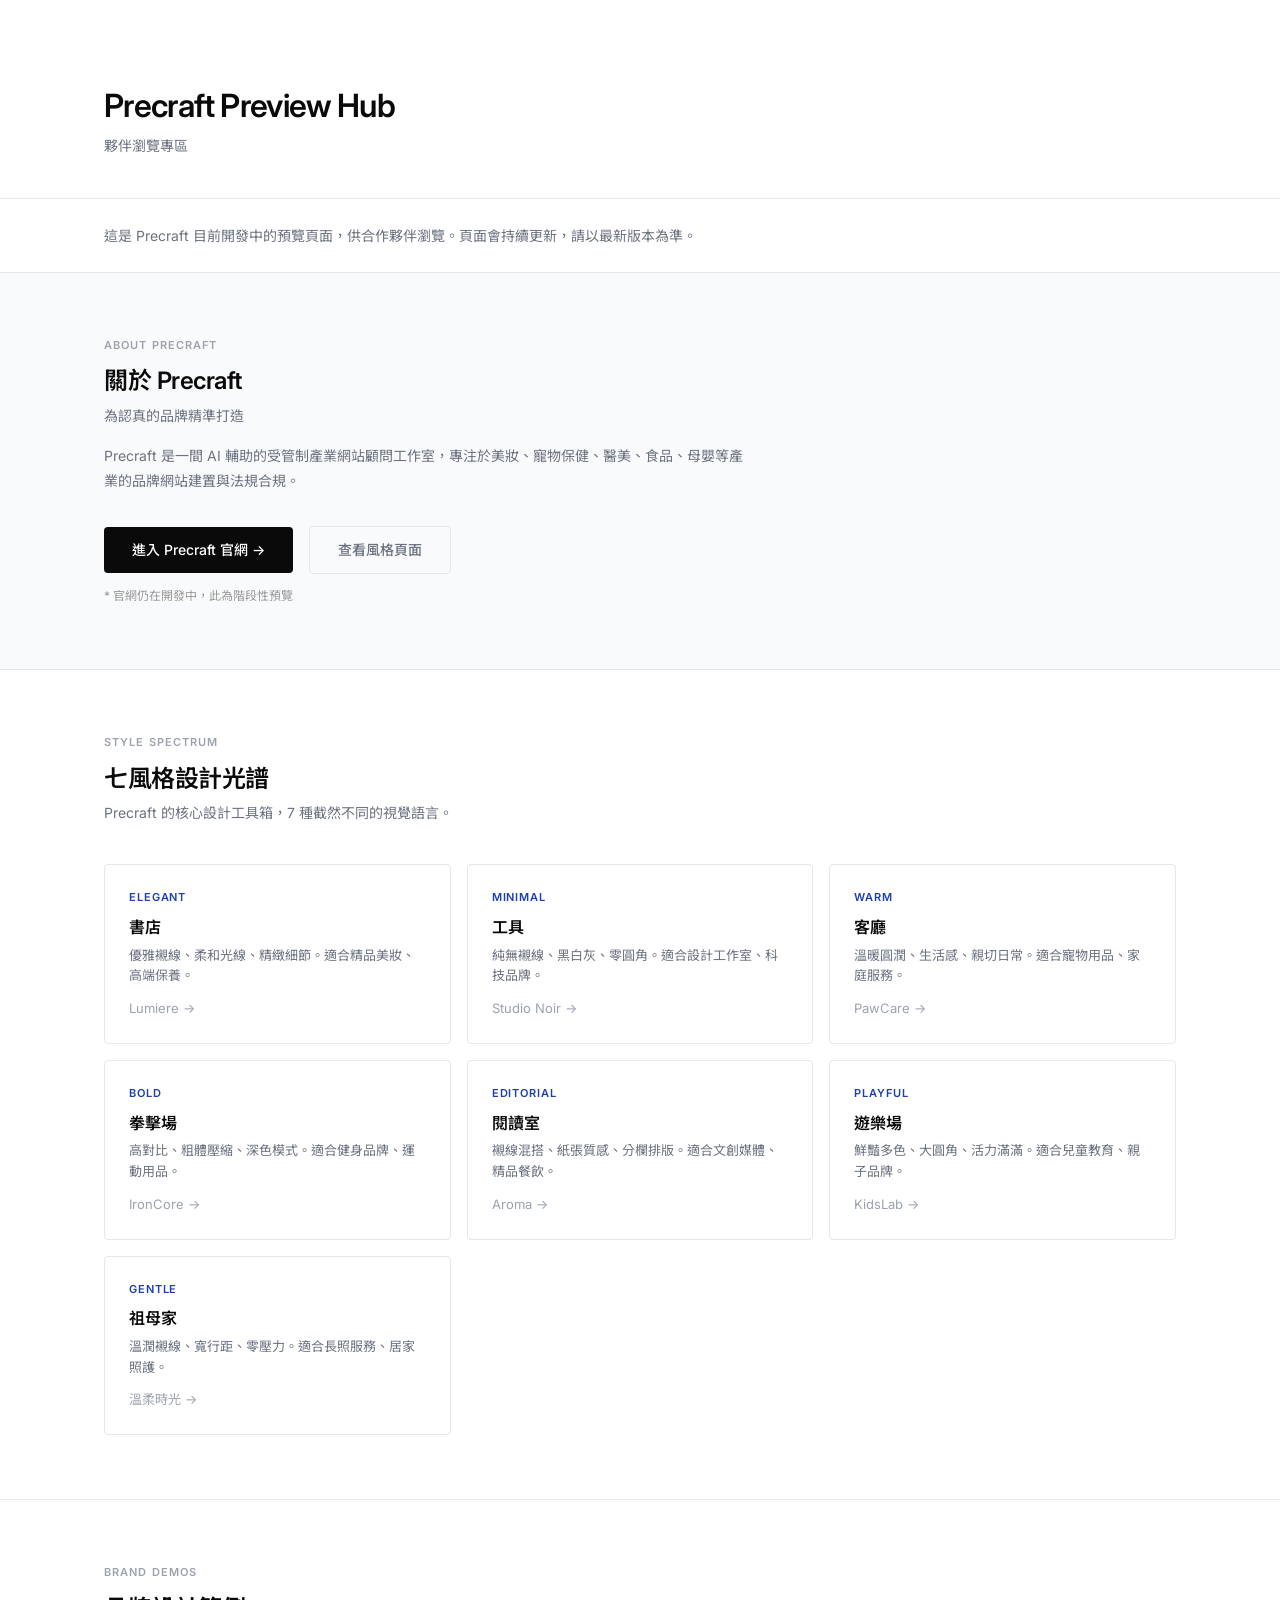
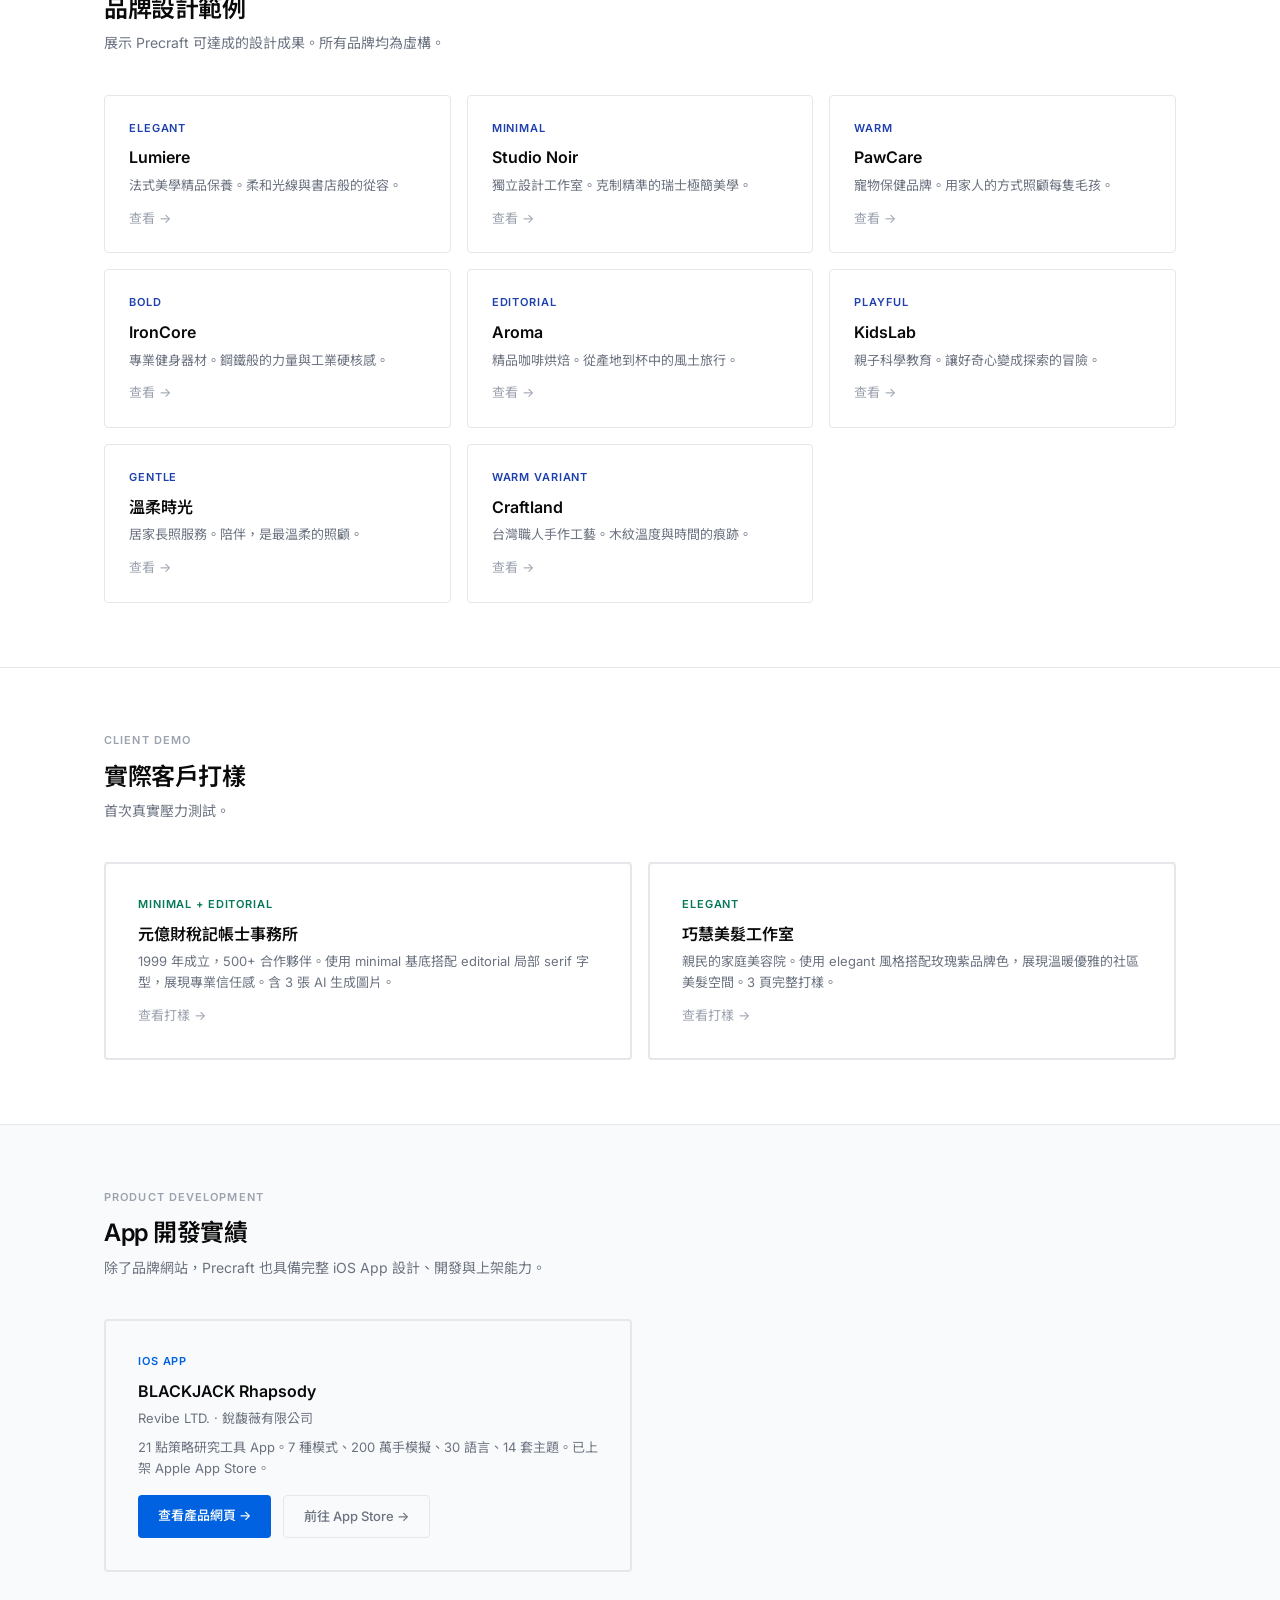
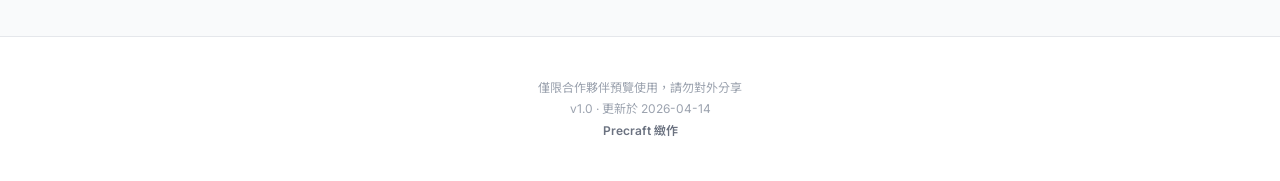
<file: index.html>
<!DOCTYPE html>
<html lang="zh-TW">
<head>
<meta charset="UTF-8">
<meta name="viewport" content="width=device-width, initial-scale=1.0">
<title>Precraft Preview Hub</title>
<link href="https://fonts.googleapis.com/css2?family=Inter:wght@300;400;500;600;700&family=Noto+Sans+TC:wght@300;400;500;600;700&display=swap" rel="stylesheet">
<style>
:root{--c:#0A0A0A;--cl:#6B7280;--cm:#9CA3AF;--cb:#E5E7EB;--ca:#1E40AF}
*{margin:0;padding:0;box-sizing:border-box}
body{font-family:'Inter','Noto Sans TC',-apple-system,sans-serif;color:var(--c);line-height:1.6;background:#FFF;-webkit-font-smoothing:antialiased}
a{text-decoration:none;color:inherit}
.ct{max-width:1120px;margin:0 auto;padding:0 24px}
.hd{padding:80px 0 40px;border-bottom:1px solid var(--cb)}.hd h1{font-size:32px;font-weight:600;letter-spacing:-0.02em;margin-bottom:4px}.hd p{font-size:14px;color:var(--cl)}
.nt{padding:24px 0;border-bottom:1px solid var(--cb)}.nt p{font-size:14px;color:var(--cl);max-width:640px;line-height:1.8}
.sc{padding:64px 0}.sc+.sc{border-top:1px solid var(--cb)}
.sl{font-size:11px;font-weight:600;letter-spacing:0.1em;text-transform:uppercase;color:var(--cm);margin-bottom:8px}
.sc h2{font-size:24px;font-weight:600;letter-spacing:-0.02em;margin-bottom:4px}
.sd{font-size:14px;color:var(--cl);margin-bottom:40px}
.g3{display:grid;grid-template-columns:repeat(3,1fr);gap:16px}
.g2{display:grid;grid-template-columns:repeat(2,1fr);gap:16px}
.cd{border:1px solid var(--cb);border-radius:4px;padding:24px;transition:border-color .2s;display:block}
.cd:hover{border-color:var(--c)}
.tg{font-size:11px;font-weight:600;letter-spacing:0.08em;text-transform:uppercase;color:var(--ca);margin-bottom:8px}
.cd h3{font-size:16px;font-weight:600;margin-bottom:4px}.cd p{font-size:13px;color:var(--cl);line-height:1.6}
.ar{font-size:13px;color:var(--cm);margin-top:12px;display:block}
.cc{border:2px solid var(--cb);padding:32px}.cc:hover{border-color:#047857}.cc .tg{color:#047857}
.ap{border:2px solid var(--cb);padding:32px}.ap:hover{border-color:#0062E0}.ap .tg{color:#0062E0}
.apbtns{display:flex;gap:12px;flex-wrap:wrap;margin-top:16px}
.apbtn{display:inline-block;padding:10px 20px;font-size:13px;font-weight:500;border-radius:4px;transition:opacity .2s}
.apbtn.primary{background:#0062E0;color:#FFF}
.apbtn.secondary{border:1px solid var(--cb);color:var(--cl)}
.apbtn:hover{opacity:0.85}
.ft{padding:40px 0;border-top:1px solid var(--cb);text-align:center}.ft p{font-size:12px;color:var(--cm);line-height:1.8}.ft .pc{font-weight:600;color:var(--cl)}
@media(max-width:768px){.g3,.g2{grid-template-columns:1fr}.hd{padding:60px 0 32px}.hd h1{font-size:24px}.sc{padding:48px 0}}
</style>
</head>
<body>

<div class="hd"><div class="ct"><h1>Precraft Preview Hub</h1><p>夥伴瀏覽專區</p></div></div>
<div class="nt"><div class="ct"><p>這是 Precraft 目前開發中的預覽頁面，供合作夥伴瀏覽。頁面會持續更新，請以最新版本為準。</p></div></div>

<section class="sc" style="background:#F9FAFB"><div class="ct">
<p class="sl">About Precraft</p>
<h2>關於 Precraft</h2>
<p class="sd" style="margin-bottom:16px">為認真的品牌精準打造</p>
<p style="font-size:14px;color:var(--cl);max-width:640px;line-height:1.8;margin-bottom:32px">Precraft 是一間 AI 輔助的受管制產業網站顧問工作室，專注於美妝、寵物保健、醫美、食品、母嬰等產業的品牌網站建置與法規合規。</p>
<div style="display:flex;align-items:center;gap:16px;flex-wrap:wrap">
    <a href="precraft/index.html" style="display:inline-block;padding:12px 28px;background:var(--c);color:#FFF;border-radius:4px;font-size:14px;font-weight:500;transition:opacity .2s">進入 Precraft 官網 &rarr;</a>
    <a href="precraft/styles.html" style="display:inline-block;padding:12px 28px;border:1px solid var(--cb);color:var(--cl);border-radius:4px;font-size:14px;font-weight:500;transition:border-color .2s">查看風格頁面</a>
</div>
<p style="font-size:12px;color:#999;margin-top:12px">* 官網仍在開發中，此為階段性預覽</p>
</div></section>

<section class="sc"><div class="ct">
<p class="sl">Style Spectrum</p>
<h2>七風格設計光譜</h2>
<p class="sd">Precraft 的核心設計工具箱，7 種截然不同的視覺語言。</p>
<div class="g3">
    <a href="preview/brands/lumiere.html" class="cd"><div class="tg">elegant</div><h3>書店</h3><p>優雅襯線、柔和光線、精緻細節。適合精品美妝、高端保養。</p><span class="ar">Lumiere &rarr;</span></a>
    <a href="preview/brands/studio-noir.html" class="cd"><div class="tg">minimal</div><h3>工具</h3><p>純無襯線、黑白灰、零圓角。適合設計工作室、科技品牌。</p><span class="ar">Studio Noir &rarr;</span></a>
    <a href="preview/brands/pawcare.html" class="cd"><div class="tg">warm</div><h3>客廳</h3><p>溫暖圓潤、生活感、親切日常。適合寵物用品、家庭服務。</p><span class="ar">PawCare &rarr;</span></a>
    <a href="preview/brands/ironcore.html" class="cd"><div class="tg">bold</div><h3>拳擊場</h3><p>高對比、粗體壓縮、深色模式。適合健身品牌、運動用品。</p><span class="ar">IronCore &rarr;</span></a>
    <a href="preview/brands/aroma.html" class="cd"><div class="tg">editorial</div><h3>閱讀室</h3><p>襯線混搭、紙張質感、分欄排版。適合文創媒體、精品餐飲。</p><span class="ar">Aroma &rarr;</span></a>
    <a href="preview/brands/kidslab.html" class="cd"><div class="tg">playful</div><h3>遊樂場</h3><p>鮮豔多色、大圓角、活力滿滿。適合兒童教育、親子品牌。</p><span class="ar">KidsLab &rarr;</span></a>
    <a href="preview/brands/grace-care.html" class="cd"><div class="tg">gentle</div><h3>祖母家</h3><p>溫潤襯線、寬行距、零壓力。適合長照服務、居家照護。</p><span class="ar">溫柔時光 &rarr;</span></a>
</div>
</div></section>

<section class="sc"><div class="ct">
<p class="sl">Brand Demos</p>
<h2>品牌設計範例</h2>
<p class="sd">展示 Precraft 可達成的設計成果。所有品牌均為虛構。</p>
<div class="g3">
    <a href="preview/brands/lumiere.html" class="cd"><div class="tg">elegant</div><h3>Lumiere</h3><p>法式美學精品保養。柔和光線與書店般的從容。</p><span class="ar">查看 &rarr;</span></a>
    <a href="preview/brands/studio-noir.html" class="cd"><div class="tg">minimal</div><h3>Studio Noir</h3><p>獨立設計工作室。克制精準的瑞士極簡美學。</p><span class="ar">查看 &rarr;</span></a>
    <a href="preview/brands/pawcare.html" class="cd"><div class="tg">warm</div><h3>PawCare</h3><p>寵物保健品牌。用家人的方式照顧每隻毛孩。</p><span class="ar">查看 &rarr;</span></a>
    <a href="preview/brands/ironcore.html" class="cd"><div class="tg">bold</div><h3>IronCore</h3><p>專業健身器材。鋼鐵般的力量與工業硬核感。</p><span class="ar">查看 &rarr;</span></a>
    <a href="preview/brands/aroma.html" class="cd"><div class="tg">editorial</div><h3>Aroma</h3><p>精品咖啡烘焙。從產地到杯中的風土旅行。</p><span class="ar">查看 &rarr;</span></a>
    <a href="preview/brands/kidslab.html" class="cd"><div class="tg">playful</div><h3>KidsLab</h3><p>親子科學教育。讓好奇心變成探索的冒險。</p><span class="ar">查看 &rarr;</span></a>
    <a href="preview/brands/grace-care.html" class="cd"><div class="tg">gentle</div><h3>溫柔時光</h3><p>居家長照服務。陪伴，是最溫柔的照顧。</p><span class="ar">查看 &rarr;</span></a>
    <a href="preview/brands/craftland.html" class="cd"><div class="tg">warm variant</div><h3>Craftland</h3><p>台灣職人手作工藝。木紋溫度與時間的痕跡。</p><span class="ar">查看 &rarr;</span></a>
</div>
</div></section>

<section class="sc"><div class="ct">
<p class="sl">Client Demo</p>
<h2>實際客戶打樣</h2>
<p class="sd">首次真實壓力測試。</p>
<div class="g2">
    <a href="preview/brands/ytax/index.html" class="cd cc">
        <div class="tg">minimal + editorial</div>
        <h3>元億財稅記帳士事務所</h3>
        <p>1999 年成立，500+ 合作夥伴。使用 minimal 基底搭配 editorial 局部 serif 字型，展現專業信任感。含 3 張 AI 生成圖片。</p>
        <span class="ar">查看打樣 &rarr;</span>
    </a>
    <a href="preview/brands/chiao-hui/index.html" class="cd cc">
        <div class="tg">elegant</div>
        <h3>巧慧美髮工作室</h3>
        <p>親民的家庭美容院。使用 elegant 風格搭配玫瑰紫品牌色，展現溫暖優雅的社區美髮空間。3 頁完整打樣。</p>
        <span class="ar">查看打樣 &rarr;</span>
    </a>
</div>
</div></section>

<section class="sc" style="background:#F9FAFB"><div class="ct">
<p class="sl">Product Development</p>
<h2>App 開發實績</h2>
<p class="sd">除了品牌網站，Precraft 也具備完整 iOS App 設計、開發與上架能力。</p>
<div class="g2">
    <a href="https://precraft-studio.github.io/bj-rhapsody-preview/" target="_blank" rel="noopener" class="cd ap">
        <div class="tg">iOS APP</div>
        <h3>BLACKJACK Rhapsody</h3>
        <p style="margin-bottom:8px">Revibe LTD. · 銳馥薇有限公司</p>
        <p>21 點策略研究工具 App。7 種模式、200 萬手模擬、30 語言、14 套主題。已上架 Apple App Store。</p>
        <div class="apbtns">
            <span class="apbtn primary">查看產品網頁 &rarr;</span>
            <span class="apbtn secondary">前往 App Store &rarr;</span>
        </div>
    </a>
</div>
</div></section>

<footer class="ft"><div class="ct">
<p>僅限合作夥伴預覽使用，請勿對外分享</p>
<p>v1.0 &middot; 更新於 2026-04-14</p>
<p class="pc">Precraft 緻作</p>
</div></footer>

</body>
</html>
</file>
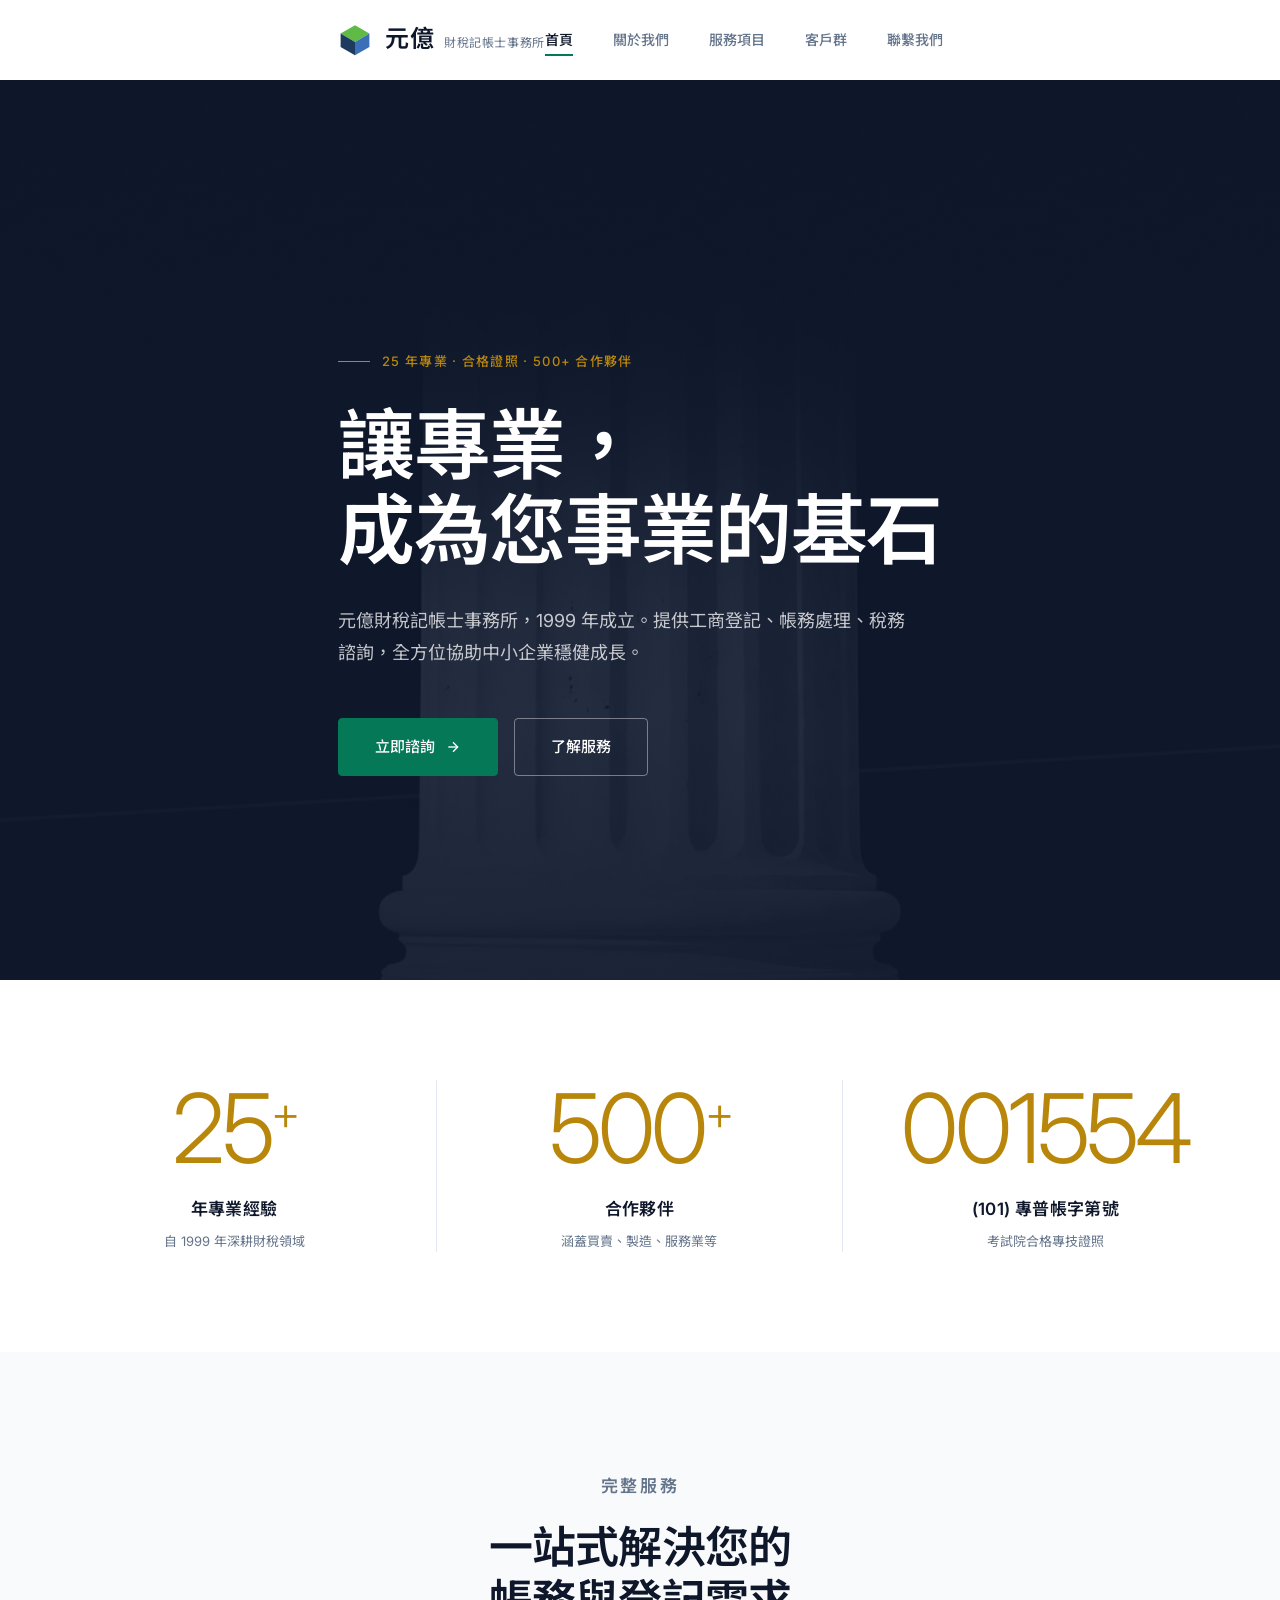
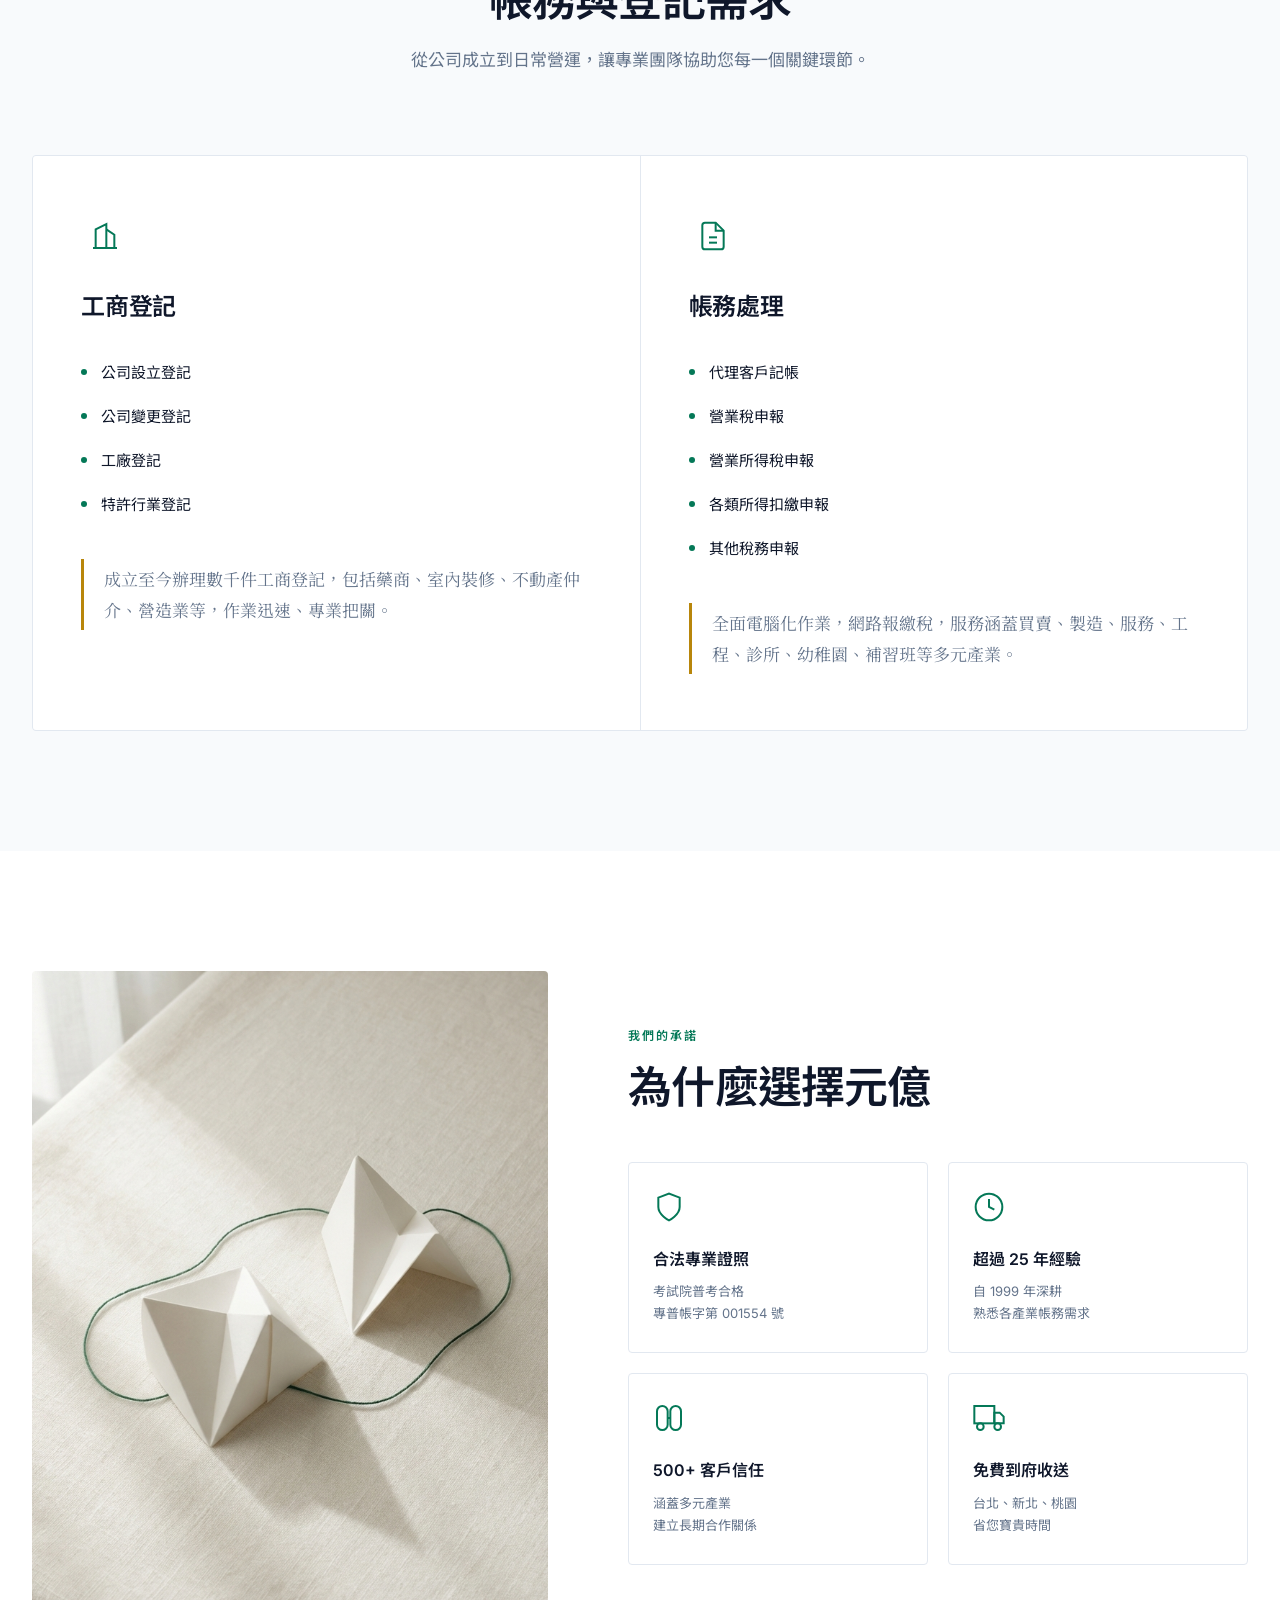
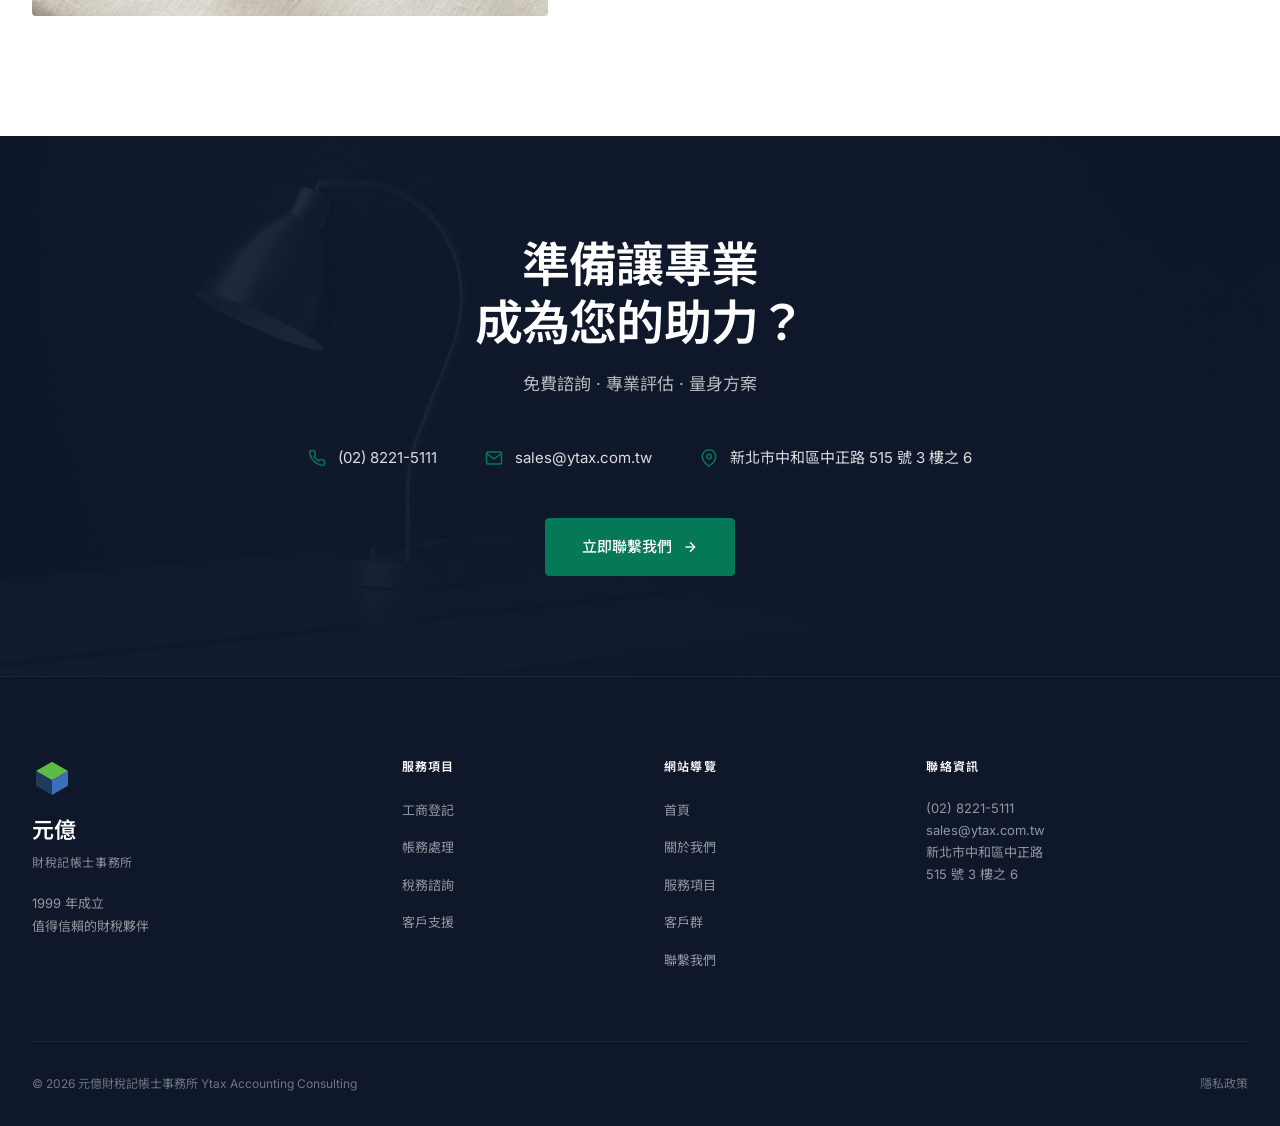
<file: preview/brands/ytax/index.html>
<!DOCTYPE html>
<html lang="zh-TW">
<head>
    <meta charset="UTF-8">
    <meta name="viewport" content="width=device-width, initial-scale=1.0">
    <title>元億財稅記帳士事務所 — 讓專業，成為您事業的基石</title>
    <meta name="description" content="元億財稅記帳士事務所，1999 年成立。提供工商登記、帳務處理、稅務諮詢，全方位協助中小企業穩健成長。500+ 合作夥伴信賴。">

    <link rel="preconnect" href="https://fonts.googleapis.com">
    <link rel="preconnect" href="https://fonts.gstatic.com" crossorigin>
    <link href="https://fonts.googleapis.com/css2?family=Noto+Sans+TC:wght@300;400;500;600;700&family=Noto+Serif+TC:wght@400;500&family=Inter:wght@300;400;500;600&display=swap" rel="stylesheet">

    <style>
        /* =============================================
           元億財稅 — minimal 基底 + editorial 局部 + ytax 專案色
           ============================================= */

        :root {
            /* minimal 基底色 */
            --bg-primary: #FFFFFF;
            --bg-secondary: #F8FAFC;
            --text-primary: #0F172A;
            --text-secondary: #64748B;
            --text-tertiary: #94A3B8;
            --border: #E2E8F0;

            /* ytax 專案色 */
            --ytax-accent: #047857;
            --ytax-accent-hover: #065F46;
            --ytax-gold: #B8860B;
            --ytax-dark: #0F172A;

            /* Typography */
            --font-sans: 'Inter', 'Noto Sans TC', -apple-system, BlinkMacSystemFont, sans-serif;
            --font-serif: 'Noto Serif TC', Georgia, serif;

            /* Spacing */
            --container-max: 1280px;
            --section-lg: 120px;
            --section-md: 80px;
        }

        * { margin: 0; padding: 0; box-sizing: border-box; }
        html { scroll-behavior: smooth; }
        body {
            font-family: var(--font-sans);
            color: var(--text-primary);
            line-height: 1.6;
            background: var(--bg-primary);
            -webkit-font-smoothing: antialiased;
        }
        a { text-decoration: none; color: inherit; }
        img { max-width: 100%; height: auto; display: block; }

        .container {
            max-width: var(--container-max);
            margin: 0 auto;
            padding: 0 32px;
        }

        /* ===== 1. NAVIGATION ===== */
        .nav {
            position: sticky;
            top: 0;
            z-index: 100;
            background: var(--bg-primary);
            border-bottom: 1px solid transparent;
            transition: border-color 0.2s ease, box-shadow 0.2s ease;
            height: 80px;
            display: flex;
            align-items: center;
        }
        .nav.scrolled {
            border-bottom-color: var(--border);
            box-shadow: 0 1px 3px rgba(15, 23, 42, 0.04);
        }
        .nav-inner {
            display: flex;
            justify-content: space-between;
            align-items: center;
        }
        .nav-logo {
            display: flex;
            align-items: center;
            gap: 12px;
        }
        .nav-logo-mark {
            width: 36px;
            height: 36px;
            flex-shrink: 0;
        }
        .nav-logo-text {
            display: flex;
            align-items: baseline;
            gap: 10px;
        }
        .nav-logo-main {
            font-size: 24px;
            font-weight: 600;
            color: var(--ytax-dark);
            letter-spacing: 0.02em;
        }
        .nav-logo-sub {
            font-size: 12px;
            color: var(--text-secondary);
            letter-spacing: 0.05em;
        }
        .nav-menu {
            display: flex;
            list-style: none;
            gap: 40px;
            align-items: center;
        }
        .nav-menu a {
            font-size: 14px;
            font-weight: 500;
            color: var(--text-secondary);
            position: relative;
            padding: 8px 0;
            transition: color 0.2s ease;
        }
        .nav-menu a::after {
            content: '';
            position: absolute;
            left: 0; right: 0; bottom: 0;
            height: 1.5px;
            background: var(--ytax-accent);
            transform: scaleX(0);
            transform-origin: left;
            transition: transform 0.25s ease;
        }
        .nav-menu a:hover { color: var(--ytax-dark); }
        .nav-menu a:hover::after,
        .nav-menu a.active::after { transform: scaleX(1); }
        .nav-menu a.active { color: var(--ytax-dark); }

        .menu-toggle {
            display: none;
            background: transparent;
            border: none;
            cursor: pointer;
            flex-direction: column;
            gap: 5px;
            padding: 4px;
        }
        .menu-toggle span {
            width: 22px;
            height: 1.5px;
            background: var(--ytax-dark);
        }


        /* ===== 2. HERO ===== */
        .hero {
            min-height: 100vh;
            min-height: max(100vh, 720px);
            display: flex;
            align-items: center;
            background: var(--ytax-dark);
            position: relative;
            overflow: hidden;
        }
        .hero-bg {
            position: absolute;
            inset: 0;
            background: url('images/hero.png') center/cover no-repeat;
            opacity: 0.4;
            mix-blend-mode: luminosity;
        }
        .hero-bg::after {
            content: '';
            position: absolute;
            inset: 0;
            background: linear-gradient(180deg, rgba(15,23,42,0.5) 0%, rgba(15,23,42,0.85) 100%);
        }
        .hero-content {
            position: relative;
            z-index: 1;
            max-width: 760px;
            padding: 120px 0 60px;
        }
        .hero-eyebrow {
            display: inline-flex;
            align-items: center;
            gap: 12px;
            font-size: 13px;
            font-weight: 500;
            color: var(--ytax-gold);
            letter-spacing: 0.1em;
            text-transform: none;
            margin-bottom: 32px;
        }
        .hero-eyebrow::before {
            content: '';
            width: 32px;
            height: 1px;
            background: var(--ytax-gold);
        }
        .hero h1 {
            font-size: clamp(48px, 6vw, 80px);
            font-weight: 600;
            color: #FFFFFF;
            line-height: 1.1;
            letter-spacing: -0.02em;
            margin-bottom: 32px;
        }
        .hero-sub {
            font-size: clamp(16px, 1.5vw, 18px);
            font-weight: 400;
            color: rgba(255,255,255,0.75);
            line-height: 1.8;
            margin-bottom: 48px;
            max-width: 580px;
        }
        .hero-actions {
            display: flex;
            gap: 16px;
            align-items: center;
            flex-wrap: wrap;
        }
        .btn {
            display: inline-flex;
            align-items: center;
            gap: 10px;
            padding: 16px 36px;
            font-size: 15px;
            font-weight: 500;
            border-radius: 4px;
            transition: all 0.2s ease;
            cursor: pointer;
            border: 1.5px solid transparent;
            font-family: var(--font-sans);
        }
        .btn-primary {
            background: var(--ytax-accent);
            color: #FFFFFF;
            border-color: var(--ytax-accent);
        }
        .btn-primary:hover {
            background: var(--ytax-accent-hover);
            border-color: var(--ytax-accent-hover);
            transform: translateY(-1px);
        }
        .btn-outline-light {
            background: transparent;
            color: #FFFFFF;
            border-color: rgba(255,255,255,0.4);
        }
        .btn-outline-light:hover {
            border-color: #FFFFFF;
            background: rgba(255,255,255,0.06);
        }
        .btn-outline-dark {
            background: transparent;
            color: var(--ytax-dark);
            border-color: var(--border);
        }
        .btn-outline-dark:hover {
            border-color: var(--ytax-dark);
        }


        /* ===== 3. STATS ===== */
        .stats {
            background: var(--bg-primary);
            padding: 100px 0;
        }
        .stats-grid {
            display: grid;
            grid-template-columns: repeat(3, 1fr);
            gap: 0;
        }
        .stat {
            padding: 0 48px;
            text-align: center;
            border-right: 1px solid var(--border);
        }
        .stat:last-child { border-right: none; }
        .stat-number {
            font-size: clamp(60px, 8vw, 96px);
            font-weight: 300;
            color: var(--ytax-gold);
            line-height: 1;
            letter-spacing: -0.04em;
            margin-bottom: 20px;
        }
        .stat-title {
            font-size: 17px;
            font-weight: 600;
            color: var(--ytax-dark);
            margin-bottom: 8px;
            letter-spacing: 0.02em;
        }
        .stat-desc {
            font-size: 13px;
            color: var(--text-secondary);
            line-height: 1.6;
        }


        /* ===== 4. SERVICES ===== */
        .services {
            background: var(--bg-secondary);
            padding: var(--section-lg) 0;
        }
        .section-header {
            text-align: center;
            max-width: 720px;
            margin: 0 auto 80px;
        }
        .section-eyebrow {
            display: inline-block;
            font-size: 12px;
            font-weight: 600;
            color: var(--ytax-accent);
            letter-spacing: 0.15em;
            text-transform: uppercase;
            margin-bottom: 20px;
        }
        .section-header h2 {
            font-size: clamp(32px, 4vw, 44px);
            font-weight: 600;
            color: var(--ytax-dark);
            letter-spacing: -0.02em;
            margin-bottom: 20px;
            line-height: 1.2;
        }
        .section-header p {
            font-size: 17px;
            color: var(--text-secondary);
            line-height: 1.7;
        }

        .services-grid {
            display: grid;
            grid-template-columns: 1fr 1fr;
            gap: 1px;
            background: var(--border);
            border: 1px solid var(--border);
            border-radius: 4px;
            overflow: hidden;
        }
        .service-block {
            background: var(--bg-primary);
            padding: 56px 48px;
        }
        .service-icon {
            width: 48px;
            height: 48px;
            display: flex;
            align-items: center;
            justify-content: center;
            color: var(--ytax-accent);
            margin-bottom: 28px;
        }
        .service-block h3 {
            font-size: 24px;
            font-weight: 600;
            color: var(--ytax-dark);
            margin-bottom: 24px;
            letter-spacing: -0.01em;
        }
        .service-list {
            list-style: none;
            margin-bottom: 32px;
        }
        .service-list li {
            font-size: 15px;
            color: var(--text-primary);
            padding: 10px 0 10px 20px;
            position: relative;
        }
        .service-list li::before {
            content: '';
            position: absolute;
            left: 0;
            top: 18px;
            width: 6px;
            height: 6px;
            border-radius: 50%;
            background: var(--ytax-accent);
        }

        /* editorial 局部：細節說明區用 serif + 引文樣式 */
        .service-quote {
            font-family: var(--font-serif);
            font-size: 17px;
            font-style: normal;
            color: var(--text-secondary);
            line-height: 1.85;
            border-left: 3px solid var(--ytax-gold);
            padding: 4px 0 4px 20px;
            margin-top: 32px;
        }


        /* ===== 5. WHY US ===== */
        .why {
            background: var(--bg-primary);
            padding: var(--section-lg) 0;
        }
        .why-layout {
            display: grid;
            grid-template-columns: 1fr 1.2fr;
            gap: 80px;
            align-items: center;
        }
        .why-visual {
            border-radius: 4px;
            overflow: hidden;
            aspect-ratio: 4/5;
            background: var(--bg-secondary);
        }
        .why-visual img {
            width: 100%;
            height: 100%;
            object-fit: cover;
        }
        .why-content .section-eyebrow { margin-bottom: 16px; }
        .why-content h2 {
            font-size: clamp(32px, 4vw, 44px);
            font-weight: 600;
            color: var(--ytax-dark);
            letter-spacing: -0.02em;
            margin-bottom: 48px;
            line-height: 1.2;
        }
        .why-grid {
            display: grid;
            grid-template-columns: 1fr 1fr;
            gap: 20px;
        }
        .why-card {
            padding: 28px 24px;
            background: var(--bg-primary);
            border: 1px solid var(--border);
            border-radius: 4px;
            transition: border-color 0.25s ease;
        }
        .why-card:hover {
            border-color: var(--ytax-accent);
        }
        .why-icon {
            width: 32px;
            height: 32px;
            color: var(--ytax-accent);
            margin-bottom: 16px;
        }
        .why-card h4 {
            font-size: 16px;
            font-weight: 600;
            color: var(--ytax-dark);
            margin-bottom: 8px;
        }
        .why-card p {
            font-size: 13px;
            color: var(--text-secondary);
            line-height: 1.7;
        }


        /* ===== 6. CTA ===== */
        .cta {
            background: var(--ytax-dark);
            position: relative;
            overflow: hidden;
            padding: 100px 0;
        }
        .cta-bg {
            position: absolute;
            inset: 0;
            background: url('images/trust.png') center/cover no-repeat;
            opacity: 0.3;
            mix-blend-mode: luminosity;
        }
        .cta-bg::after {
            content: '';
            position: absolute;
            inset: 0;
            background: linear-gradient(180deg, rgba(15,23,42,0.7) 0%, rgba(15,23,42,0.9) 100%);
        }
        .cta-content {
            position: relative;
            z-index: 1;
            text-align: center;
            max-width: 720px;
            margin: 0 auto;
        }
        .cta h2 {
            font-size: clamp(32px, 4vw, 48px);
            font-weight: 600;
            color: #FFFFFF;
            letter-spacing: -0.02em;
            margin-bottom: 20px;
            line-height: 1.2;
        }
        .cta-sub {
            font-size: 17px;
            color: rgba(255,255,255,0.7);
            margin-bottom: 48px;
        }
        .cta-info {
            display: flex;
            gap: 48px;
            justify-content: center;
            flex-wrap: wrap;
            margin-bottom: 48px;
        }
        .cta-info-item {
            display: flex;
            align-items: center;
            gap: 12px;
            font-size: 15px;
            color: rgba(255,255,255,0.85);
        }
        .cta-info-item svg {
            width: 18px;
            height: 18px;
            color: var(--ytax-accent);
            flex-shrink: 0;
        }


        /* ===== 7. FOOTER ===== */
        .footer {
            background: var(--ytax-dark);
            padding: 80px 0 32px;
            border-top: 1px solid rgba(255,255,255,0.06);
        }
        .footer-grid {
            display: grid;
            grid-template-columns: 1.5fr 1fr 1fr 1.5fr;
            gap: 48px;
            margin-bottom: 56px;
        }
        .footer-brand-mark {
            width: 40px;
            height: 40px;
            margin-bottom: 16px;
            display: block;
        }
        .footer-brand-name {
            font-size: 22px;
            font-weight: 600;
            color: #FFFFFF;
            margin-bottom: 4px;
        }
        .footer-brand-sub {
            font-size: 12px;
            color: rgba(255,255,255,0.5);
            letter-spacing: 0.05em;
            margin-bottom: 20px;
        }
        .footer-brand-desc {
            font-size: 13px;
            color: rgba(255,255,255,0.55);
            line-height: 1.8;
        }
        .footer h4 {
            font-size: 12px;
            font-weight: 600;
            color: #FFFFFF;
            letter-spacing: 0.1em;
            text-transform: uppercase;
            margin-bottom: 20px;
        }
        .footer ul { list-style: none; }
        .footer li { margin-bottom: 12px; }
        .footer a, .footer-info-text {
            font-size: 13px;
            color: rgba(255,255,255,0.55);
            line-height: 1.7;
            transition: color 0.2s ease;
        }
        .footer a:hover { color: var(--ytax-accent); }
        .footer-info-text { display: block; }

        .footer-bottom {
            padding-top: 32px;
            border-top: 1px solid rgba(255,255,255,0.06);
            display: flex;
            justify-content: space-between;
            align-items: center;
            flex-wrap: wrap;
            gap: 16px;
        }
        .footer-bottom p {
            font-size: 12px;
            color: rgba(255,255,255,0.4);
        }
        .footer-bottom a {
            font-size: 12px;
            color: rgba(255,255,255,0.4);
        }


        /* ===== RESPONSIVE ===== */
        @media (max-width: 1024px) {
            :root { --section-lg: 96px; }
            .why-layout { grid-template-columns: 1fr; gap: 56px; }
            .why-visual { max-width: 480px; margin: 0 auto; }
            .footer-grid { grid-template-columns: 1fr 1fr; gap: 40px; }
        }

        @media (max-width: 768px) {
            :root { --section-lg: 80px; --section-md: 56px; }
            .container { padding: 0 24px; }

            .nav-menu {
                position: fixed;
                top: 80px;
                left: -100%;
                width: 100%;
                height: calc(100vh - 80px);
                background: var(--bg-primary);
                flex-direction: column;
                padding: 48px;
                gap: 0;
                transition: left 0.3s ease;
                border-top: 1px solid var(--border);
            }
            .nav-menu.active { left: 0; }
            .nav-menu li { width: 100%; }
            .nav-menu a {
                display: block;
                padding: 18px 0;
                font-size: 16px;
                border-bottom: 1px solid var(--border);
            }
            .menu-toggle { display: flex; }

            .hero { min-height: auto; padding: 80px 0; }
            .hero-content { padding: 80px 0 40px; }
            .hero-actions { flex-direction: column; align-items: stretch; }
            .btn { justify-content: center; }

            .stats { padding: 64px 0; }
            .stats-grid { grid-template-columns: 1fr; gap: 0; }
            .stat {
                padding: 40px 0;
                border-right: none;
                border-bottom: 1px solid var(--border);
            }
            .stat:last-child { border-bottom: none; }

            .services-grid { grid-template-columns: 1fr; }
            .service-block { padding: 40px 28px; }

            .why-grid { grid-template-columns: 1fr; }

            .cta { padding: 72px 0; }
            .cta-info { flex-direction: column; align-items: center; gap: 16px; }

            .footer-grid { grid-template-columns: 1fr; gap: 40px; }
            .footer-bottom { flex-direction: column; text-align: center; }
        }
    </style>
</head>
<body>


<!-- ===== 1. NAVIGATION ===== -->
<nav class="nav" id="nav">
    <div class="container">
        <div class="nav-inner">
            <a href="#" class="nav-logo">
                <svg class="nav-logo-mark" viewBox="0 0 100 100" xmlns="http://www.w3.org/2000/svg" aria-hidden="true">
                    <polygon points="50,12 90,35 50,58 10,35" fill="#5FBB46"/>
                    <polygon points="10,35 50,58 50,95 10,72" fill="#1E3A5F"/>
                    <polygon points="90,35 50,58 50,95 90,72" fill="#3B6FB8"/>
                </svg>
                <span class="nav-logo-text">
                    <span class="nav-logo-main">元億</span>
                    <span class="nav-logo-sub">財稅記帳士事務所</span>
                </span>
            </a>

            <button class="menu-toggle" id="menuToggle" aria-label="選單">
                <span></span><span></span><span></span>
            </button>

            <ul class="nav-menu" id="navMenu">
                <li><a href="#" class="active">首頁</a></li>
                <li><a href="#about">關於我們</a></li>
                <li><a href="#services">服務項目</a></li>
                <li><a href="#why">客戶群</a></li>
                <li><a href="#contact">聯繫我們</a></li>
            </ul>
        </div>
    </div>
</nav>


<!-- ===== 2. HERO ===== -->
<section class="hero">
    <div class="hero-bg"></div>
    <div class="container">
        <div class="hero-content">
            <p class="hero-eyebrow">25 年專業 · 合格證照 · 500+ 合作夥伴</p>
            <h1>讓專業，<br>成為您事業的基石</h1>
            <p class="hero-sub">元億財稅記帳士事務所，1999 年成立。提供工商登記、帳務處理、稅務諮詢，全方位協助中小企業穩健成長。</p>
            <div class="hero-actions">
                <a href="#contact" class="btn btn-primary">
                    立即諮詢
                    <svg width="16" height="16" viewBox="0 0 24 24" fill="none" stroke="currentColor" stroke-width="2"><line x1="5" y1="12" x2="19" y2="12"/><polyline points="12 5 19 12 12 19"/></svg>
                </a>
                <a href="#services" class="btn btn-outline-light">了解服務</a>
            </div>
        </div>
    </div>
</section>


<!-- ===== 3. STATS ===== -->
<section class="stats" id="about">
    <div class="container">
        <div class="stats-grid">
            <div class="stat">
                <div class="stat-number">25<sup style="font-size:0.5em;">+</sup></div>
                <div class="stat-title">年專業經驗</div>
                <div class="stat-desc">自 1999 年深耕財稅領域</div>
            </div>
            <div class="stat">
                <div class="stat-number">500<sup style="font-size:0.5em;">+</sup></div>
                <div class="stat-title">合作夥伴</div>
                <div class="stat-desc">涵蓋買賣、製造、服務業等</div>
            </div>
            <div class="stat">
                <div class="stat-number">001554</div>
                <div class="stat-title">(101) 專普帳字第號</div>
                <div class="stat-desc">考試院合格專技證照</div>
            </div>
        </div>
    </div>
</section>


<!-- ===== 4. SERVICES ===== -->
<section class="services" id="services">
    <div class="container">
        <div class="section-header">
            <p class="section-eyebrow">完整服務</p>
            <h2>一站式解決您的<br>帳務與登記需求</h2>
            <p>從公司成立到日常營運，讓專業團隊協助您每一個關鍵環節。</p>
        </div>

        <div class="services-grid">
            <!-- 工商登記 -->
            <div class="service-block">
                <div class="service-icon">
                    <svg width="32" height="32" viewBox="0 0 24 24" fill="none" stroke="currentColor" stroke-width="1.5"><path d="M3 21h18"/><path d="M5 21V7l8-4v18"/><path d="M19 21V11l-6-4"/><path d="M9 9v.01"/><path d="M9 12v.01"/><path d="M9 15v.01"/><path d="M9 18v.01"/></svg>
                </div>
                <h3>工商登記</h3>
                <ul class="service-list">
                    <li>公司設立登記</li>
                    <li>公司變更登記</li>
                    <li>工廠登記</li>
                    <li>特許行業登記</li>
                </ul>
                <p class="service-quote">成立至今辦理數千件工商登記，包括藥商、室內裝修、不動產仲介、營造業等，作業迅速、專業把關。</p>
            </div>

            <!-- 帳務處理 -->
            <div class="service-block">
                <div class="service-icon">
                    <svg width="32" height="32" viewBox="0 0 24 24" fill="none" stroke="currentColor" stroke-width="1.5"><path d="M14 2H6a2 2 0 0 0-2 2v16a2 2 0 0 0 2 2h12a2 2 0 0 0 2-2V8z"/><polyline points="14 2 14 8 20 8"/><line x1="9" y1="13" x2="15" y2="13"/><line x1="9" y1="17" x2="15" y2="17"/></svg>
                </div>
                <h3>帳務處理</h3>
                <ul class="service-list">
                    <li>代理客戶記帳</li>
                    <li>營業稅申報</li>
                    <li>營業所得稅申報</li>
                    <li>各類所得扣繳申報</li>
                    <li>其他稅務申報</li>
                </ul>
                <p class="service-quote">全面電腦化作業，網路報繳稅，服務涵蓋買賣、製造、服務、工程、診所、幼稚園、補習班等多元產業。</p>
            </div>
        </div>
    </div>
</section>


<!-- ===== 5. WHY US ===== -->
<section class="why" id="why">
    <div class="container">
        <div class="why-layout">
            <div class="why-visual">
                <img src="images/service.png" alt="元億財稅事務所工作環境" loading="lazy">
            </div>
            <div class="why-content">
                <p class="section-eyebrow">我們的承諾</p>
                <h2>為什麼選擇元億</h2>

                <div class="why-grid">
                    <div class="why-card">
                        <svg class="why-icon" viewBox="0 0 24 24" fill="none" stroke="currentColor" stroke-width="1.5"><path d="M12 22s8-4 8-10V5l-8-3-8 3v7c0 6 8 10 8 10z"/></svg>
                        <h4>合法專業證照</h4>
                        <p>考試院普考合格<br>專普帳字第 001554 號</p>
                    </div>
                    <div class="why-card">
                        <svg class="why-icon" viewBox="0 0 24 24" fill="none" stroke="currentColor" stroke-width="1.5"><circle cx="12" cy="12" r="10"/><polyline points="12 6 12 12 16 14"/></svg>
                        <h4>超過 25 年經驗</h4>
                        <p>自 1999 年深耕<br>熟悉各產業帳務需求</p>
                    </div>
                    <div class="why-card">
                        <svg class="why-icon" viewBox="0 0 24 24" fill="none" stroke="currentColor" stroke-width="1.5"><path d="M11 17a4 4 0 0 1-8 0V7a4 4 0 1 1 8 0v10z"/><path d="M21 17a4 4 0 0 1-8 0V7a4 4 0 1 1 8 0v10z"/><line x1="11" y1="12" x2="13" y2="12"/></svg>
                        <h4>500+ 客戶信任</h4>
                        <p>涵蓋多元產業<br>建立長期合作關係</p>
                    </div>
                    <div class="why-card">
                        <svg class="why-icon" viewBox="0 0 24 24" fill="none" stroke="currentColor" stroke-width="1.5"><rect x="1" y="3" width="15" height="13"/><polygon points="16 8 20 8 23 11 23 16 16 16 16 8"/><circle cx="5.5" cy="18.5" r="2.5"/><circle cx="18.5" cy="18.5" r="2.5"/></svg>
                        <h4>免費到府收送</h4>
                        <p>台北、新北、桃園<br>省您寶貴時間</p>
                    </div>
                </div>
            </div>
        </div>
    </div>
</section>


<!-- ===== 6. CTA ===== -->
<section class="cta" id="contact">
    <div class="cta-bg"></div>
    <div class="container">
        <div class="cta-content">
            <h2>準備讓專業<br>成為您的助力？</h2>
            <p class="cta-sub">免費諮詢 · 專業評估 · 量身方案</p>

            <div class="cta-info">
                <div class="cta-info-item">
                    <svg viewBox="0 0 24 24" fill="none" stroke="currentColor" stroke-width="2"><path d="M22 16.92v3a2 2 0 0 1-2.18 2 19.79 19.79 0 0 1-8.63-3.07 19.5 19.5 0 0 1-6-6 19.79 19.79 0 0 1-3.07-8.67A2 2 0 0 1 4.11 2h3a2 2 0 0 1 2 1.72 12.84 12.84 0 0 0 .7 2.81 2 2 0 0 1-.45 2.11L8.09 9.91a16 16 0 0 0 6 6l1.27-1.27a2 2 0 0 1 2.11-.45 12.84 12.84 0 0 0 2.81.7A2 2 0 0 1 22 16.92z"/></svg>
                    <span>(02) 8221-5111</span>
                </div>
                <div class="cta-info-item">
                    <svg viewBox="0 0 24 24" fill="none" stroke="currentColor" stroke-width="2"><path d="M4 4h16c1.1 0 2 .9 2 2v12c0 1.1-.9 2-2 2H4c-1.1 0-2-.9-2-2V6c0-1.1.9-2 2-2z"/><polyline points="22,6 12,13 2,6"/></svg>
                    <span>sales@ytax.com.tw</span>
                </div>
                <div class="cta-info-item">
                    <svg viewBox="0 0 24 24" fill="none" stroke="currentColor" stroke-width="2"><path d="M21 10c0 7-9 13-9 13s-9-6-9-13a9 9 0 0 1 18 0z"/><circle cx="12" cy="10" r="3"/></svg>
                    <span>新北市中和區中正路 515 號 3 樓之 6</span>
                </div>
            </div>

            <a href="tel:0282215111" class="btn btn-primary">
                立即聯繫我們
                <svg width="16" height="16" viewBox="0 0 24 24" fill="none" stroke="currentColor" stroke-width="2"><line x1="5" y1="12" x2="19" y2="12"/><polyline points="12 5 19 12 12 19"/></svg>
            </a>
        </div>
    </div>
</section>


<!-- ===== 7. FOOTER ===== -->
<footer class="footer">
    <div class="container">
        <div class="footer-grid">
            <div>
                <svg class="footer-brand-mark" viewBox="0 0 100 100" xmlns="http://www.w3.org/2000/svg" aria-hidden="true">
                    <polygon points="50,12 90,35 50,58 10,35" fill="#5FBB46"/>
                    <polygon points="10,35 50,58 50,95 10,72" fill="#1E3A5F"/>
                    <polygon points="90,35 50,58 50,95 90,72" fill="#3B6FB8"/>
                </svg>
                <div class="footer-brand-name">元億</div>
                <div class="footer-brand-sub">財稅記帳士事務所</div>
                <p class="footer-brand-desc">1999 年成立<br>值得信賴的財稅夥伴</p>
            </div>
            <div>
                <h4>服務項目</h4>
                <ul>
                    <li><a href="#services">工商登記</a></li>
                    <li><a href="#services">帳務處理</a></li>
                    <li><a href="#services">稅務諮詢</a></li>
                    <li><a href="#contact">客戶支援</a></li>
                </ul>
            </div>
            <div>
                <h4>網站導覽</h4>
                <ul>
                    <li><a href="#">首頁</a></li>
                    <li><a href="#about">關於我們</a></li>
                    <li><a href="#services">服務項目</a></li>
                    <li><a href="#why">客戶群</a></li>
                    <li><a href="#contact">聯繫我們</a></li>
                </ul>
            </div>
            <div>
                <h4>聯絡資訊</h4>
                <span class="footer-info-text">(02) 8221-5111</span>
                <span class="footer-info-text">sales@ytax.com.tw</span>
                <span class="footer-info-text">新北市中和區中正路</span>
                <span class="footer-info-text">515 號 3 樓之 6</span>
            </div>
        </div>

        <div class="footer-bottom">
            <p>&copy; 2026 元億財稅記帳士事務所 Ytax Accounting Consulting</p>
            <a href="#">隱私政策</a>
        </div>
    </div>
</footer>


<script>
    // Sticky nav shadow
    const nav = document.getElementById('nav');
    window.addEventListener('scroll', () => {
        nav.classList.toggle('scrolled', window.scrollY > 10);
    });

    // Mobile menu
    const toggle = document.getElementById('menuToggle');
    const menu = document.getElementById('navMenu');
    if (toggle && menu) {
        toggle.addEventListener('click', () => menu.classList.toggle('active'));
    }
    document.querySelectorAll('.nav-menu a').forEach(a => {
        a.addEventListener('click', () => menu.classList.remove('active'));
    });

    // Smooth scroll
    document.querySelectorAll('a[href^="#"]').forEach(a => {
        a.addEventListener('click', function(e) {
            const href = this.getAttribute('href');
            if (href === '#') return;
            const target = document.querySelector(href);
            if (target) {
                e.preventDefault();
                target.scrollIntoView({ behavior: 'smooth', block: 'start' });
            }
        });
    });
</script>

</body>
</html>
</file>
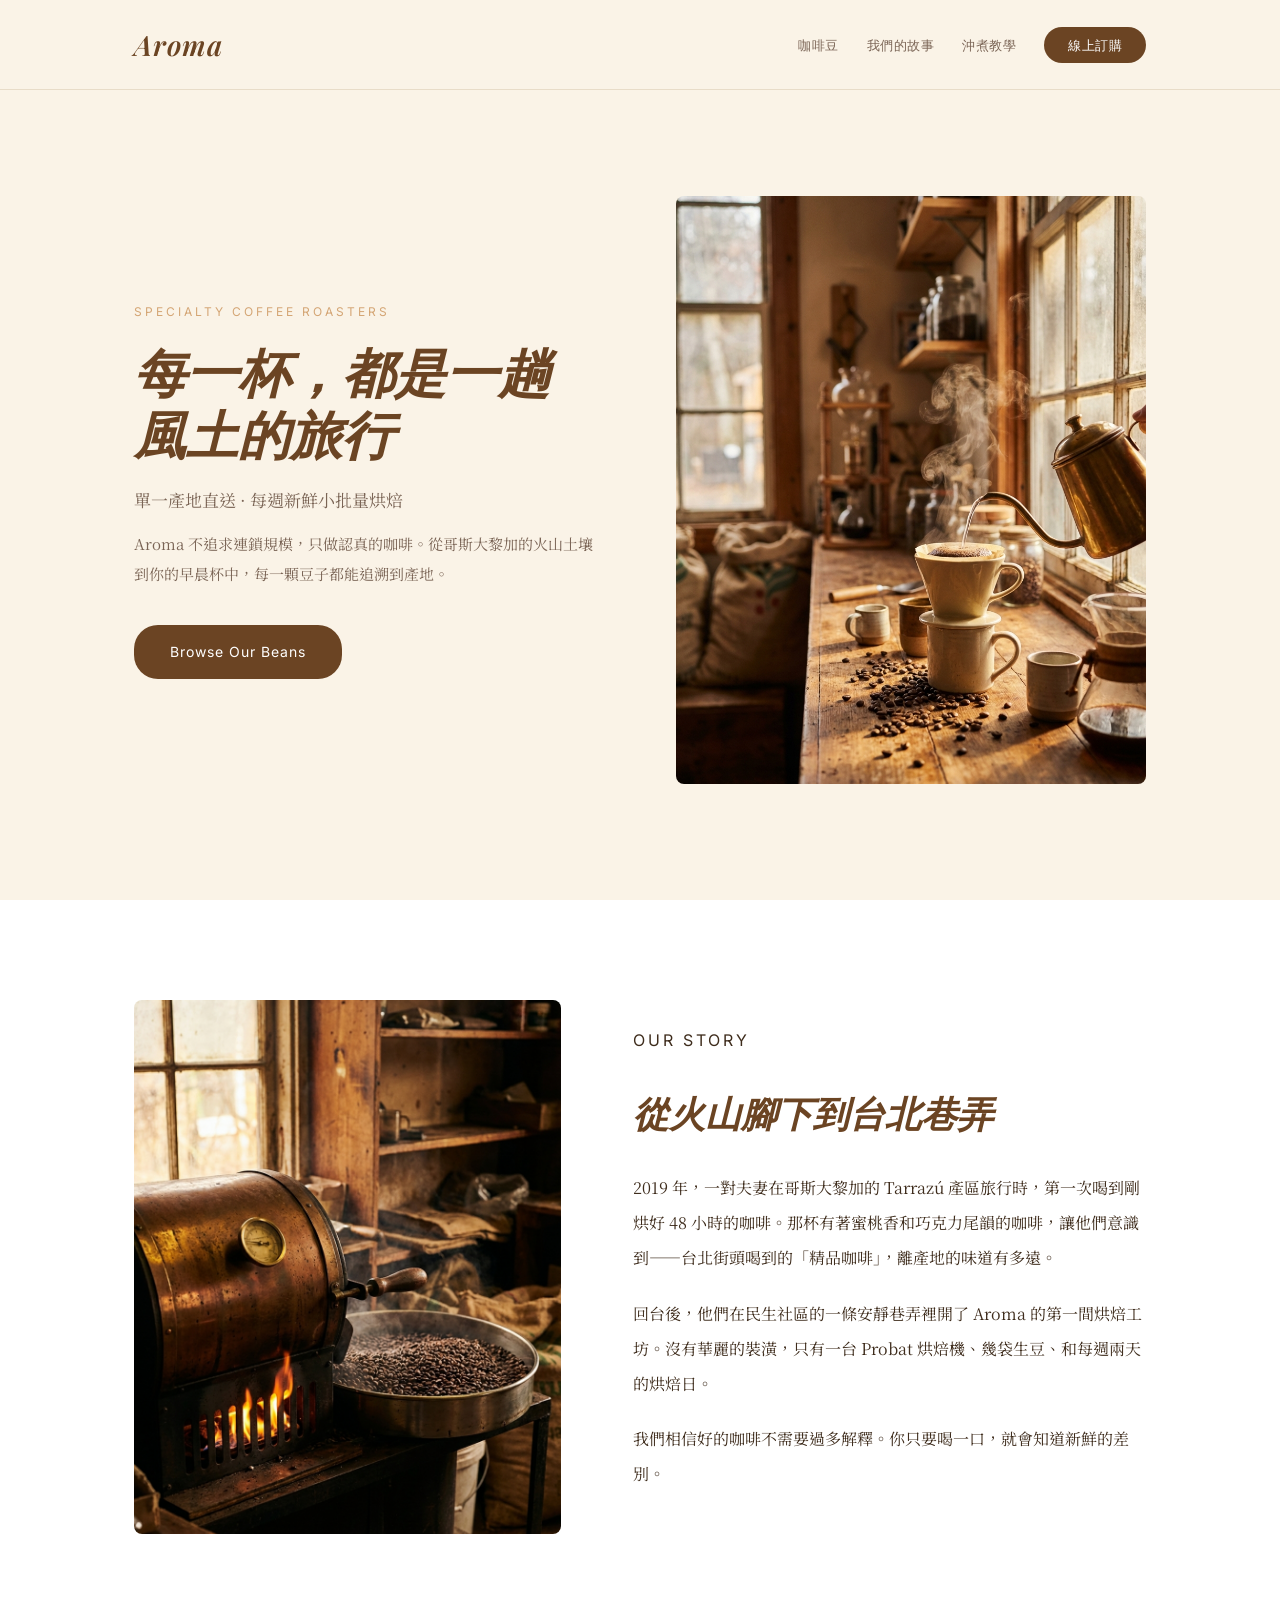
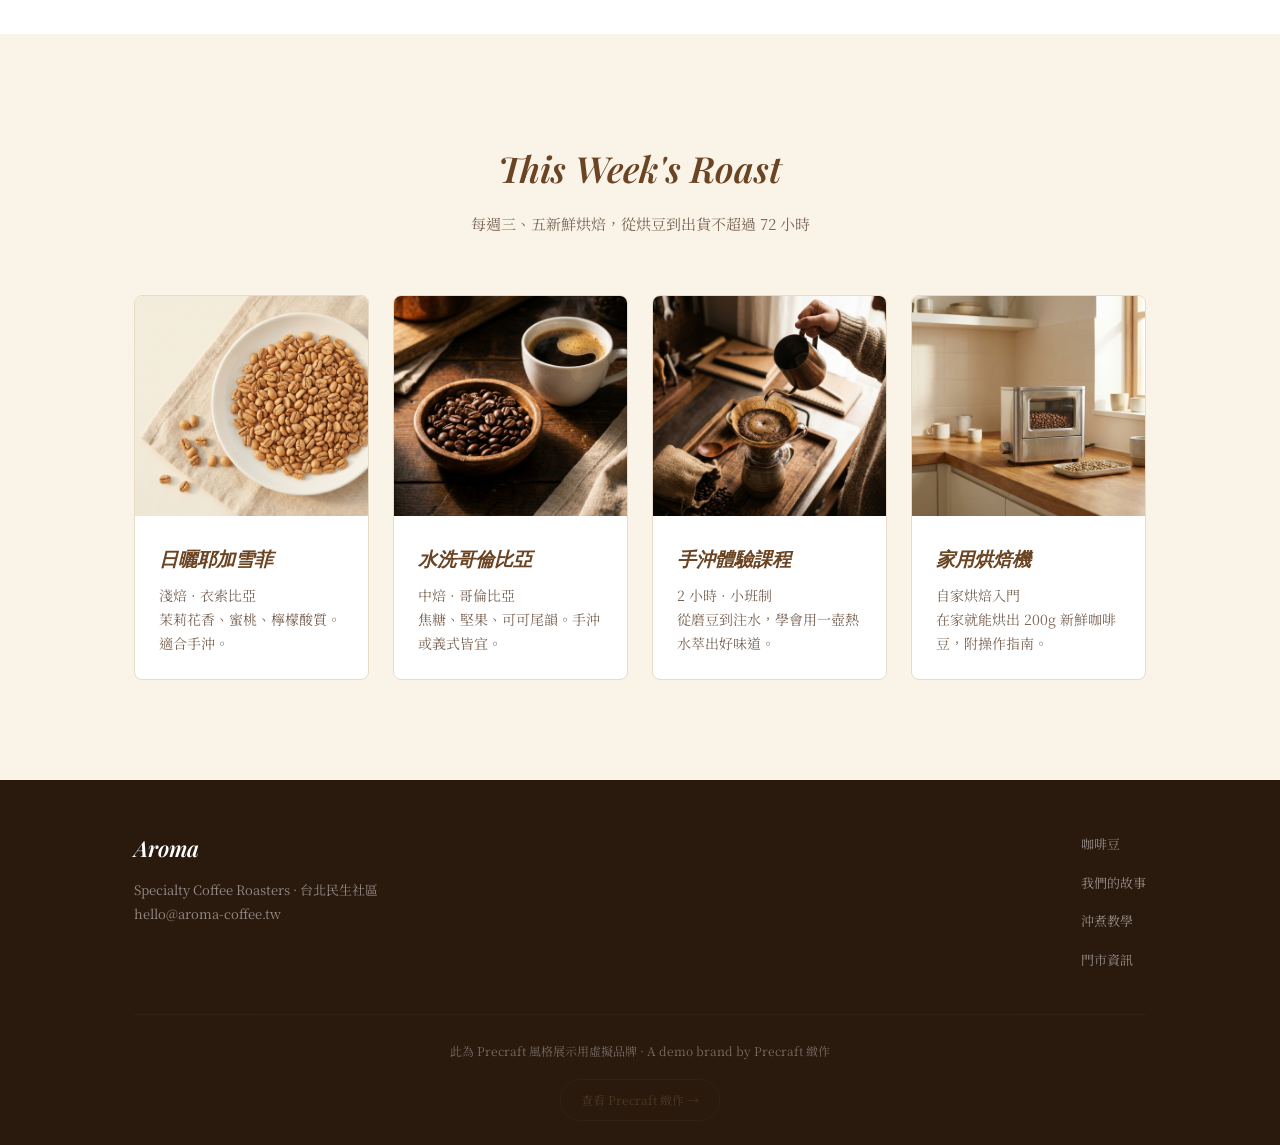
<file: preview/brands/aroma.html>
<!DOCTYPE html>
<html lang="zh-TW">
<head>
    <meta charset="UTF-8">
    <meta name="viewport" content="width=device-width, initial-scale=1.0">
    <title>Aroma — 每一杯，都是一趟風土的旅行</title>
    <link href="https://fonts.googleapis.com/css2?family=Playfair+Display:ital,wght@0,400;0,500;0,600;0,700;1,400;1,500&family=Noto+Serif+TC:wght@400;500;600;700&family=Inter:wght@300;400;500&display=swap" rel="stylesheet">
    <style>
        :root {
            --color-primary: #6B4423;
            --color-primary-dark: #553618;
            --color-accent: #D4A574;
            --color-bg: #FAF3E7;
            --color-bg-alt: #F0E6D4;
            --color-bg-white: #FFFFFF;
            --color-text: #3E2C1C;
            --color-text-light: #7A6455;
            --color-text-muted: #A8947E;
            --color-border: #E8DCC8;
            --color-white: #FFFFFF;
            --color-footer-bg: #2A1A0E;
            --font-heading: 'Playfair Display', serif;
            --font-body: 'Noto Serif TC', serif;
            --font-body-en: 'Inter', sans-serif;
            --transition: all 0.3s ease;
            --radius: 8px;
        }
        *, *::before, *::after { margin: 0; padding: 0; box-sizing: border-box; }
        html { scroll-behavior: smooth; }
        body { font-family: var(--font-body); color: var(--color-text); line-height: 1.9; background: var(--color-bg); -webkit-font-smoothing: antialiased; }
        a { text-decoration: none; color: inherit; }
        .container { max-width: 1060px; margin: 0 auto; padding: 0 24px; }

        /* NAV */
        .nav { position: fixed; top: 0; left: 0; right: 0; z-index: 100; background: var(--color-bg); border-bottom: 1px solid var(--color-border); }
        .nav-inner { display: flex; justify-content: space-between; align-items: center; padding: 18px 0; }
        .nav-logo { font-family: var(--font-heading); font-size: 28px; font-weight: 600; color: var(--color-primary); letter-spacing: 1px; font-style: italic; }
        .nav-links { display: flex; gap: 28px; align-items: center; list-style: none; }
        .nav-links a { font-family: var(--font-body-en); font-size: 13px; color: var(--color-text-light); letter-spacing: 0.5px; transition: var(--transition); }
        .nav-links a:hover { color: var(--color-primary); }
        .nav-cta { background: var(--color-primary); color: var(--color-white) !important; padding: 10px 24px; border-radius: 24px; }
        .nav-cta:hover { background: var(--color-primary-dark); }

        /* HERO */
        .hero { min-height: 100vh; display: flex; align-items: center; padding-top: 80px; background: var(--color-bg); }
        .hero-grid { display: grid; grid-template-columns: 1fr 1fr; gap: 72px; align-items: center; }
        .hero-label { font-family: var(--font-body-en); font-size: 12px; letter-spacing: 3px; text-transform: uppercase; color: var(--color-accent); margin-bottom: 16px; }
        .hero-tagline { font-family: var(--font-heading); font-size: clamp(36px, 5vw, 52px); font-weight: 600; color: var(--color-primary); line-height: 1.2; margin-bottom: 20px; font-style: italic; }
        .hero-sub { font-size: 17px; color: var(--color-text-light); margin-bottom: 12px; }
        .hero-desc { font-size: 15px; color: var(--color-text-light); line-height: 2; margin-bottom: 36px; }
        .hero-btn { display: inline-block; padding: 14px 36px; background: var(--color-primary); color: var(--color-white); border-radius: 24px; font-family: var(--font-body-en); font-size: 14px; letter-spacing: 1px; transition: var(--transition); }
        .hero-btn:hover { background: var(--color-primary-dark); transform: translateY(-2px); }
        .hero-visual { aspect-ratio: 4/5; border-radius: var(--radius); overflow: hidden; }
        .hero-visual img { width: 100%; height: 100%; object-fit: cover; }

        /* ABOUT */
        .about { padding: 100px 0; background: var(--color-bg-white); }
        .about-grid { display: grid; grid-template-columns: 1fr 1.2fr; gap: 72px; align-items: center; }
        .about-visual { aspect-ratio: 4/5; border-radius: var(--radius); overflow: hidden; }
        .about-visual img { width: 100%; height: 100%; object-fit: cover; }
        .about-label { font-family: var(--font-body-en); font-size: 12px; letter-spacing: 3px; text-transform: uppercase; color: var(--color-accent); margin-bottom: 16px; }
        .about h2 { font-family: var(--font-heading); font-size: clamp(26px, 4vw, 36px); font-weight: 600; color: var(--color-primary); margin-bottom: 24px; font-style: italic; }
        .about p { font-size: 16px; line-height: 2.2; color: var(--color-text); margin-bottom: 20px; }

        /* PRODUCTS */
        .products { padding: 100px 0; background: var(--color-bg); }
        .products-header { text-align: center; margin-bottom: 56px; }
        .products-header h2 { font-family: var(--font-heading); font-size: clamp(26px, 4vw, 36px); font-weight: 600; color: var(--color-primary); margin-bottom: 8px; font-style: italic; }
        .products-header p { font-size: 15px; color: var(--color-text-light); }
        .products-grid { display: grid; grid-template-columns: repeat(4, 1fr); gap: 24px; }
        .product-card { background: var(--color-bg-white); border-radius: var(--radius); overflow: hidden; border: 1px solid var(--color-border); transition: var(--transition); }
        .product-card:hover { transform: translateY(-4px); box-shadow: 0 8px 24px rgba(107,68,35,0.1); }
        .product-img { height: 220px; overflow: hidden; background: var(--color-bg-alt); }
        .product-img img { width: 100%; height: 100%; object-fit: cover; }
        .product-info { padding: 24px; }
        .product-info h3 { font-family: var(--font-heading); font-size: 19px; color: var(--color-primary); margin-bottom: 8px; font-style: italic; }
        .product-info p { font-size: 14px; color: var(--color-text-light); line-height: 1.7; }

        /* FOOTER */
        .footer { background: var(--color-footer-bg); color: var(--color-white); padding: 48px 0 24px; }
        .footer-inner { display: flex; justify-content: space-between; align-items: flex-start; gap: 40px; margin-bottom: 32px; }
        .footer-brand { font-family: var(--font-heading); font-size: 22px; font-weight: 600; font-style: italic; margin-bottom: 8px; }
        .footer-text { font-size: 13px; opacity: 0.5; line-height: 1.8; }
        .footer-links { list-style: none; }
        .footer-links li { margin-bottom: 8px; }
        .footer-links a { font-size: 13px; color: rgba(255,255,255,0.5); transition: var(--transition); }
        .footer-links a:hover { color: var(--color-accent); }
        .footer-bottom { border-top: 1px solid rgba(255,255,255,0.08); padding-top: 24px; text-align: center; font-size: 12px; opacity: 0.35; line-height: 2; }
        .precraft-badge { display: inline-block; margin-top: 16px; padding: 8px 20px; border: 1px solid rgba(255,255,255,0.15); border-radius: 20px; font-size: 12px; opacity: 0.6; }
        .precraft-badge a { color: var(--color-accent); }

        @media (max-width: 992px) {
            .hero-grid { grid-template-columns: 1fr; gap: 48px; }
            .hero-visual { max-width: 400px; margin: 0 auto; order: -1; }
            .about-grid { grid-template-columns: 1fr; gap: 48px; }
            .about-visual { max-width: 400px; margin: 0 auto; order: -1; }
            .products-grid { grid-template-columns: repeat(2, 1fr); }
            .footer-inner { flex-direction: column; }
        }
        @media (max-width: 768px) {
            .nav-links { display: none; }
            .hero { min-height: auto; padding: 120px 0 80px; }
            .products-grid { grid-template-columns: 1fr; max-width: 400px; margin: 0 auto; }
            .about, .products { padding: 72px 0; }
        }
    </style>
</head>
<body>

<nav class="nav">
    <div class="container">
        <div class="nav-inner">
            <a href="#" class="nav-logo">Aroma</a>
            <ul class="nav-links">
                <li><a href="#">咖啡豆</a></li>
                <li><a href="#">我們的故事</a></li>
                <li><a href="#">沖煮教學</a></li>
                <li><a href="#" class="nav-cta">線上訂購</a></li>
            </ul>
        </div>
    </div>
</nav>

<section class="hero">
    <div class="container">
        <div class="hero-grid">
            <div>
                <p class="hero-label">Specialty Coffee Roasters</p>
                <h1 class="hero-tagline">每一杯，都是一趟<br>風土的旅行</h1>
                <p class="hero-sub">單一產地直送 · 每週新鮮小批量烘焙</p>
                <p class="hero-desc">Aroma 不追求連鎖規模，只做認真的咖啡。從哥斯大黎加的火山土壤到你的早晨杯中，每一顆豆子都能追溯到產地。</p>
                <a href="#" class="hero-btn">Browse Our Beans</a>
            </div>
            <div class="hero-visual">
                <img src="assets/aroma/hero-main.png" alt="Aroma 品牌視覺：手沖咖啡與烘焙工坊">
            </div>
        </div>
    </div>
</section>

<section class="about">
    <div class="container">
        <div class="about-grid">
            <div class="about-visual">
                <img src="assets/aroma/about-roastery.png" alt="Aroma 烘焙工坊場景" loading="lazy">
            </div>
            <div>
                <p class="about-label">Our Story</p>
                <h2>從火山腳下到台北巷弄</h2>
                <p>2019 年，一對夫妻在哥斯大黎加的 Tarrazú 產區旅行時，第一次喝到剛烘好 48 小時的咖啡。那杯有著蜜桃香和巧克力尾韻的咖啡，讓他們意識到——台北街頭喝到的「精品咖啡」，離產地的味道有多遠。</p>
                <p>回台後，他們在民生社區的一條安靜巷弄裡開了 Aroma 的第一間烘焙工坊。沒有華麗的裝潢，只有一台 Probat 烘焙機、幾袋生豆、和每週兩天的烘焙日。</p>
                <p>我們相信好的咖啡不需要過多解釋。你只要喝一口，就會知道新鮮的差別。</p>
            </div>
        </div>
    </div>
</section>

<section class="products">
    <div class="container">
        <div class="products-header">
            <h2>This Week's Roast</h2>
            <p>每週三、五新鮮烘焙，從烘豆到出貨不超過 72 小時</p>
        </div>
        <div class="products-grid">
            <div class="product-card">
                <div class="product-img"><img src="assets/aroma/product-yirgacheffe.png" alt="日曬耶加雪菲淺焙豆" loading="lazy"></div>
                <div class="product-info">
                    <h3>日曬耶加雪菲</h3>
                    <p>淺焙 · 衣索比亞<br>茉莉花香、蜜桃、檸檬酸質。適合手沖。</p>
                </div>
            </div>
            <div class="product-card">
                <div class="product-img"><img src="assets/aroma/product-colombia.png" alt="水洗哥倫比亞中焙豆" loading="lazy"></div>
                <div class="product-info">
                    <h3>水洗哥倫比亞</h3>
                    <p>中焙 · 哥倫比亞<br>焦糖、堅果、可可尾韻。手沖或義式皆宜。</p>
                </div>
            </div>
            <div class="product-card">
                <div class="product-img"><img src="assets/aroma/product-class.png" alt="手沖咖啡體驗課程" loading="lazy"></div>
                <div class="product-info">
                    <h3>手沖體驗課程</h3>
                    <p>2 小時 · 小班制<br>從磨豆到注水，學會用一壺熱水萃出好味道。</p>
                </div>
            </div>
            <div class="product-card">
                <div class="product-img"><img src="assets/aroma/product-roaster.png" alt="家用烘焙機" loading="lazy"></div>
                <div class="product-info">
                    <h3>家用烘焙機</h3>
                    <p>自家烘焙入門<br>在家就能烘出 200g 新鮮咖啡豆，附操作指南。</p>
                </div>
            </div>
        </div>
    </div>
</section>

<footer class="footer">
    <div class="container">
        <div class="footer-inner">
            <div>
                <div class="footer-brand">Aroma</div>
                <p class="footer-text">Specialty Coffee Roasters · 台北民生社區<br>hello@aroma-coffee.tw</p>
            </div>
            <ul class="footer-links">
                <li><a href="#">咖啡豆</a></li>
                <li><a href="#">我們的故事</a></li>
                <li><a href="#">沖煮教學</a></li>
                <li><a href="#">門市資訊</a></li>
            </ul>
        </div>
        <div class="footer-bottom">
            <p>此為 Precraft 風格展示用虛擬品牌 &middot; A demo brand by Precraft 緻作</p>
            <div class="precraft-badge"><a href="../../index.html">查看 Precraft 緻作 &rarr;</a></div>
        </div>
    </div>
</footer>

</body>
</html>
</file>
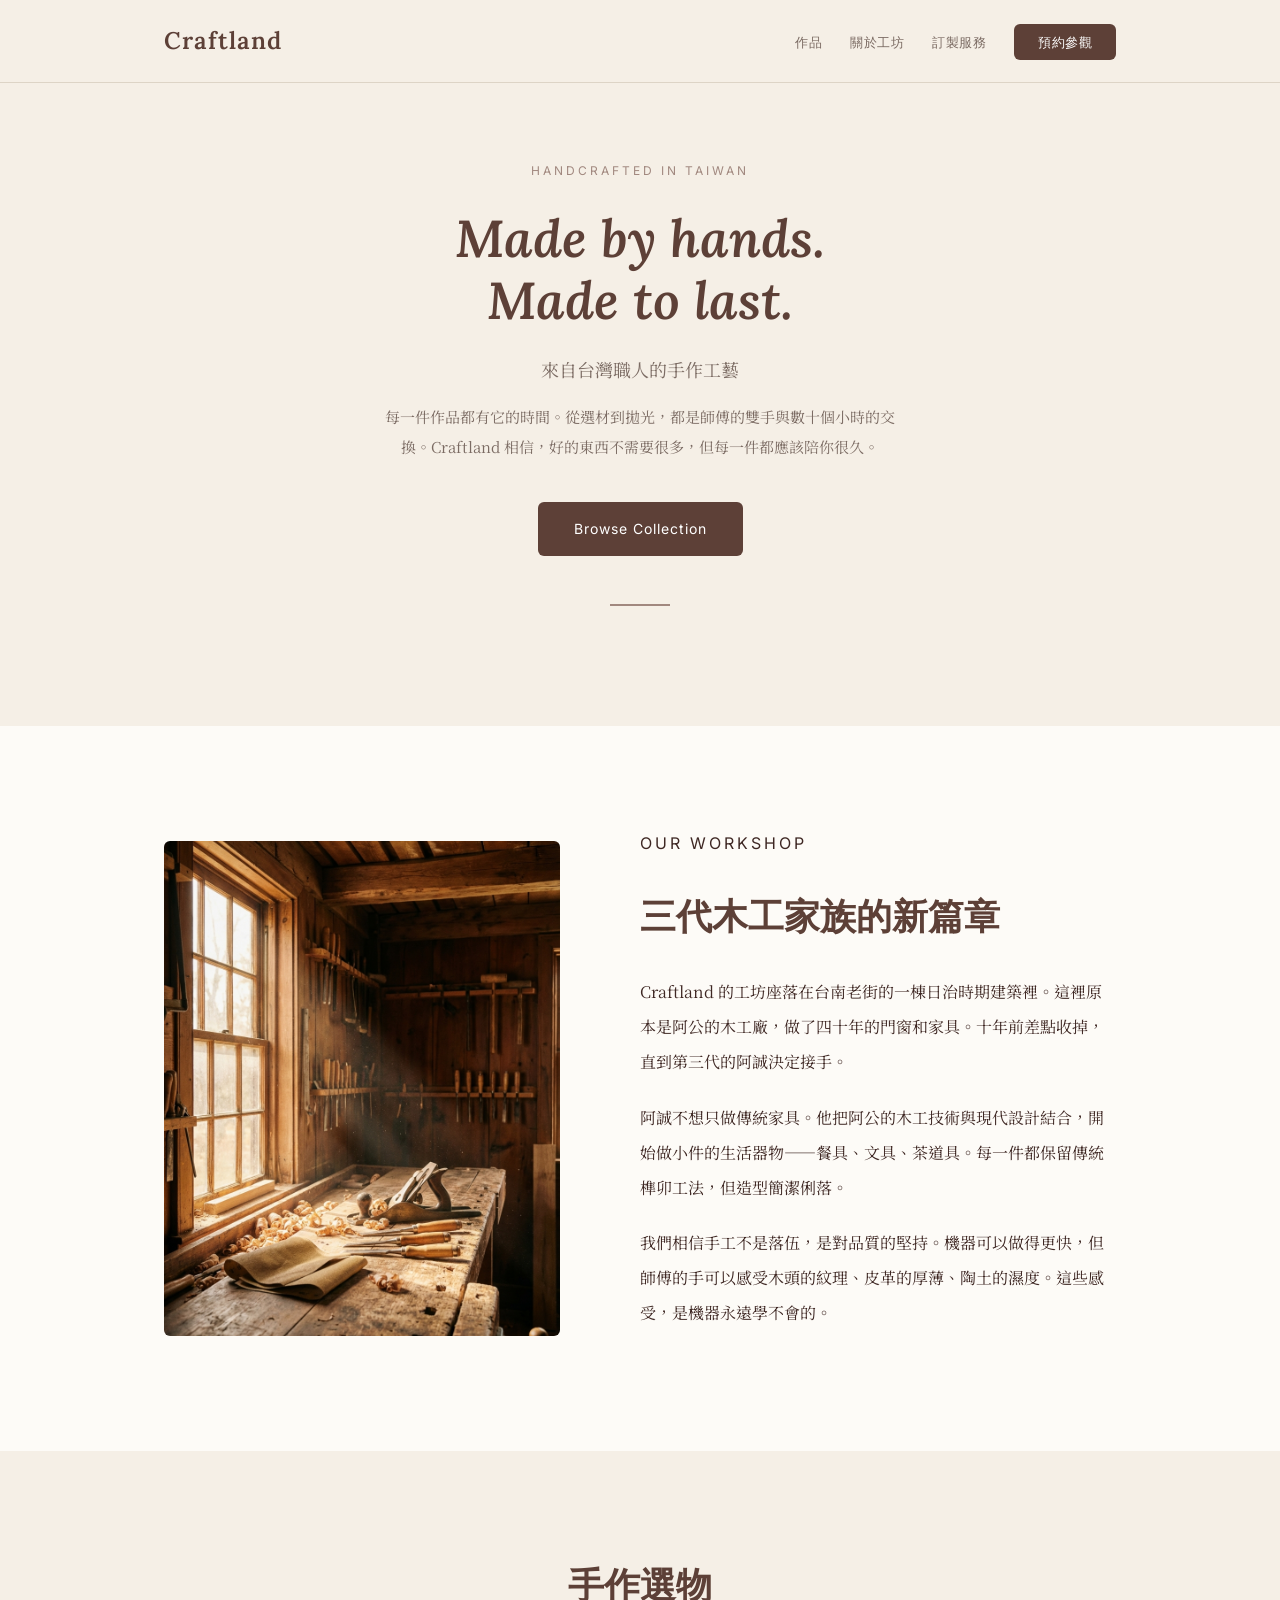
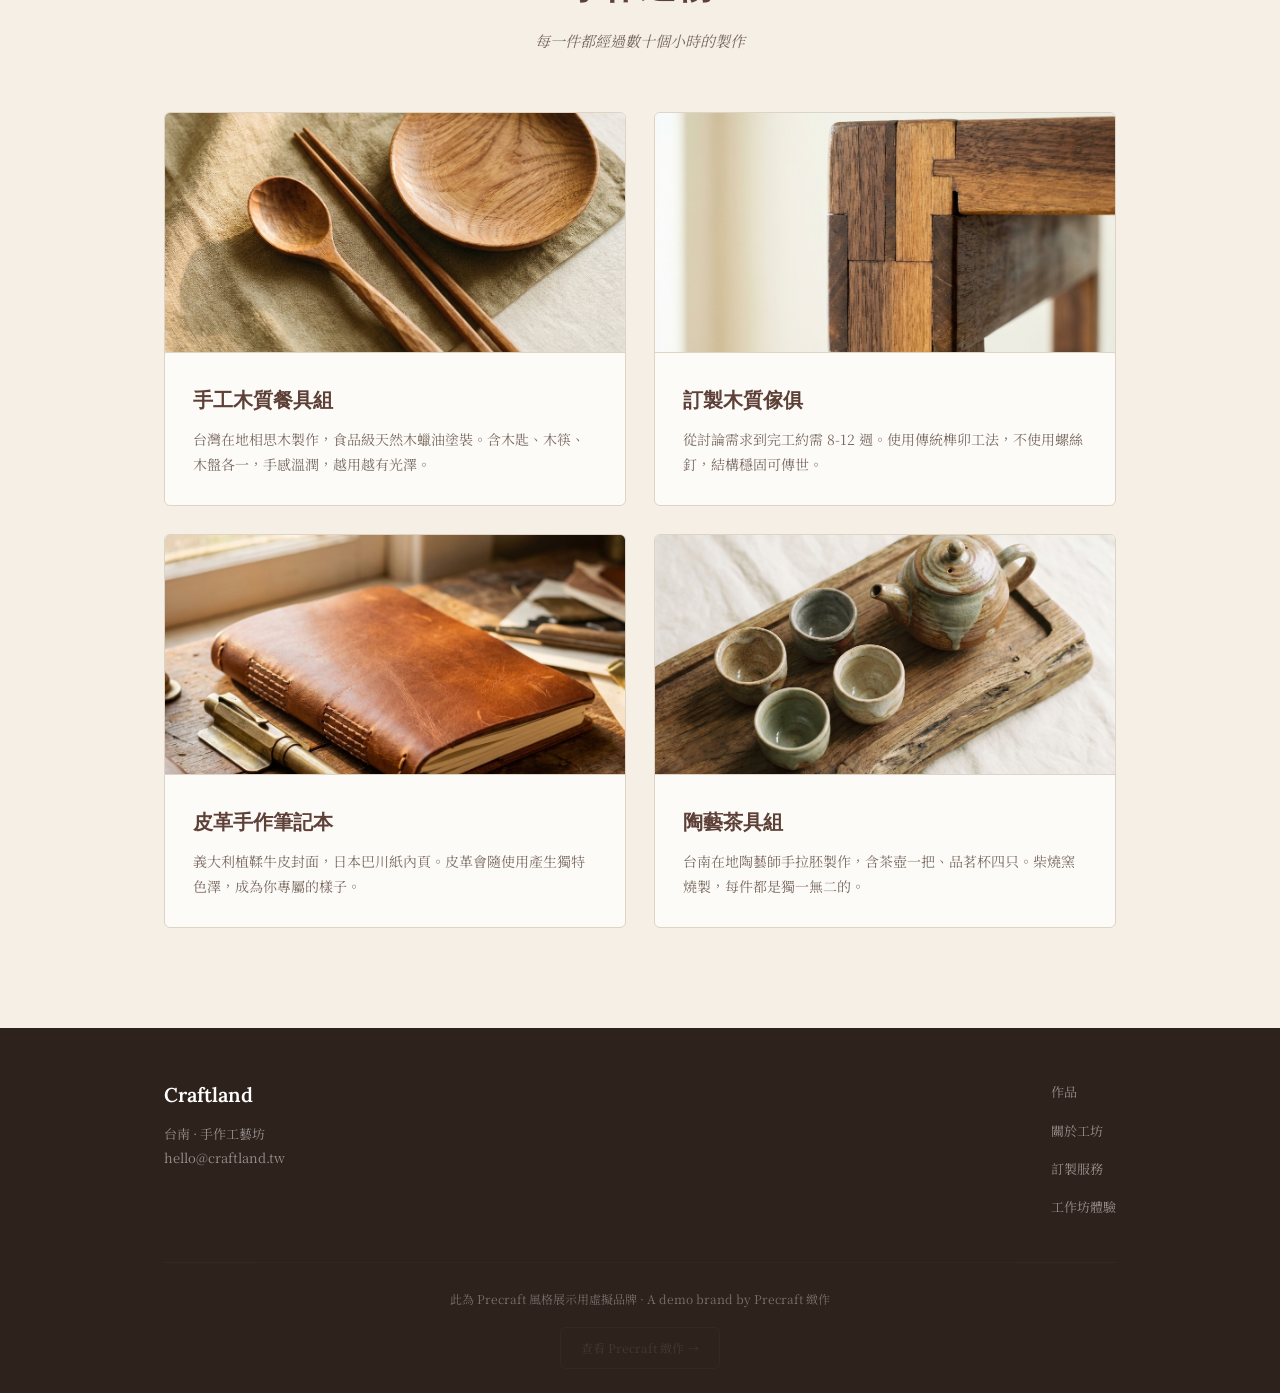
<file: preview/brands/craftland.html>
<!DOCTYPE html>
<html lang="zh-TW">
<head>
    <meta charset="UTF-8">
    <meta name="viewport" content="width=device-width, initial-scale=1.0">
    <title>Craftland — Made by hands. Made to last.</title>
    <link href="https://fonts.googleapis.com/css2?family=Lora:ital,wght@0,400;0,500;0,600;0,700;1,400;1,500&family=Noto+Serif+TC:wght@400;500;600;700&family=Inter:wght@300;400;500&display=swap" rel="stylesheet">
    <style>
        :root {
            --color-primary: #5D4037;
            --color-primary-dark: #4A3028;
            --color-accent: #A1887F;
            --color-bg: #F5EFE6;
            --color-bg-alt: #EDE4D3;
            --color-bg-white: #FDFBF7;
            --color-text: #3E2723;
            --color-text-light: #7B6B63;
            --color-text-muted: #A89888;
            --color-border: #DDD4C6;
            --color-white: #FFFFFF;
            --color-footer-bg: #2E221C;
            --font-heading: 'Lora', serif;
            --font-body: 'Noto Serif TC', serif;
            --font-body-en: 'Inter', sans-serif;
            --transition: all 0.3s ease;
            --radius: 6px;
        }
        *, *::before, *::after { margin: 0; padding: 0; box-sizing: border-box; }
        html { scroll-behavior: smooth; }
        body { font-family: var(--font-body); color: var(--color-text); line-height: 1.9; background: var(--color-bg); -webkit-font-smoothing: antialiased; }
        a { text-decoration: none; color: inherit; }
        .container { max-width: 1000px; margin: 0 auto; padding: 0 24px; }

        /* NAV */
        .nav { position: fixed; top: 0; left: 0; right: 0; z-index: 100; background: var(--color-bg); border-bottom: 1px solid var(--color-border); }
        .nav-inner { display: flex; justify-content: space-between; align-items: center; padding: 18px 0; }
        .nav-logo { font-family: var(--font-heading); font-size: 24px; font-weight: 600; color: var(--color-primary); letter-spacing: 1px; }
        .nav-links { display: flex; gap: 28px; align-items: center; list-style: none; }
        .nav-links a { font-family: var(--font-body-en); font-size: 13px; color: var(--color-text-light); letter-spacing: 0.5px; transition: var(--transition); }
        .nav-links a:hover { color: var(--color-primary); }
        .nav-cta { background: var(--color-primary); color: var(--color-white) !important; padding: 10px 24px; border-radius: var(--radius); }
        .nav-cta:hover { background: var(--color-primary-dark); }

        /* HERO */
        .hero { padding: 160px 0 120px; background: var(--color-bg); text-align: center; }
        .hero-label { font-family: var(--font-body-en); font-size: 12px; letter-spacing: 3px; text-transform: uppercase; color: var(--color-accent); margin-bottom: 24px; }
        .hero-tagline { font-family: var(--font-heading); font-size: clamp(36px, 5vw, 52px); font-weight: 600; color: var(--color-primary); line-height: 1.2; margin-bottom: 20px; font-style: italic; }
        .hero-sub { font-size: 18px; color: var(--color-text-light); margin-bottom: 16px; }
        .hero-desc { font-size: 15px; color: var(--color-text-light); line-height: 2; margin-bottom: 40px; max-width: 520px; margin-left: auto; margin-right: auto; }
        .hero-btn { display: inline-block; padding: 14px 36px; background: var(--color-primary); color: var(--color-white); border-radius: var(--radius); font-family: var(--font-body-en); font-size: 14px; letter-spacing: 1px; transition: var(--transition); }
        .hero-btn:hover { background: var(--color-primary-dark); transform: translateY(-2px); }
        .hero-divider { width: 60px; height: 2px; background: var(--color-accent); margin: 48px auto 0; }

        /* ABOUT */
        .about { padding: 100px 0; background: var(--color-bg-white); }
        .about-grid { display: grid; grid-template-columns: 1fr 1.2fr; gap: 80px; align-items: center; }
        .about-visual { aspect-ratio: 4/5; border-radius: var(--radius); overflow: hidden; }
        .about-visual img { width: 100%; height: 100%; object-fit: cover; }
        .about-label { font-family: var(--font-body-en); font-size: 12px; letter-spacing: 3px; text-transform: uppercase; color: var(--color-accent); margin-bottom: 16px; }
        .about h2 { font-family: var(--font-heading); font-size: clamp(26px, 4vw, 36px); font-weight: 600; color: var(--color-primary); margin-bottom: 24px; }
        .about p { font-size: 16px; line-height: 2.2; color: var(--color-text); margin-bottom: 20px; }

        /* PRODUCTS */
        .products { padding: 100px 0; background: var(--color-bg); }
        .products-header { text-align: center; margin-bottom: 56px; }
        .products-header h2 { font-family: var(--font-heading); font-size: clamp(26px, 4vw, 36px); font-weight: 600; color: var(--color-primary); margin-bottom: 8px; }
        .products-header p { font-size: 15px; color: var(--color-text-light); font-style: italic; }
        .products-grid { display: grid; grid-template-columns: repeat(2, 1fr); gap: 28px; }
        .product-card { background: var(--color-bg-white); border-radius: var(--radius); overflow: hidden; border: 1px solid var(--color-border); transition: var(--transition); }
        .product-card:hover { transform: translateY(-3px); box-shadow: 0 8px 24px rgba(93,64,55,0.1); }
        .product-img { height: 240px; overflow: hidden; background: var(--color-bg-alt); border-bottom: 1px solid var(--color-border); }
        .product-img img { width: 100%; height: 100%; object-fit: cover; }
        .product-info { padding: 28px; }
        .product-info h3 { font-family: var(--font-heading); font-size: 20px; font-weight: 600; color: var(--color-primary); margin-bottom: 8px; }
        .product-info p { font-size: 14px; color: var(--color-text-light); line-height: 1.8; }

        /* FOOTER */
        .footer { background: var(--color-footer-bg); color: var(--color-white); padding: 48px 0 24px; }
        .footer-inner { display: flex; justify-content: space-between; align-items: flex-start; gap: 40px; margin-bottom: 32px; }
        .footer-brand { font-family: var(--font-heading); font-size: 20px; font-weight: 600; margin-bottom: 8px; }
        .footer-text { font-size: 13px; opacity: 0.5; line-height: 1.8; }
        .footer-links { list-style: none; }
        .footer-links li { margin-bottom: 8px; }
        .footer-links a { font-size: 13px; color: rgba(255,255,255,0.5); transition: var(--transition); }
        .footer-links a:hover { color: var(--color-accent); }
        .footer-bottom { border-top: 1px solid rgba(255,255,255,0.08); padding-top: 24px; text-align: center; font-size: 12px; opacity: 0.35; line-height: 2; }
        .precraft-badge { display: inline-block; margin-top: 16px; padding: 8px 20px; border: 1px solid rgba(255,255,255,0.15); border-radius: var(--radius); font-size: 12px; opacity: 0.6; }
        .precraft-badge a { color: var(--color-accent); }

        @media (max-width: 992px) {
            .about-grid { grid-template-columns: 1fr; gap: 48px; }
            .about-visual { max-width: 400px; margin: 0 auto; order: -1; }
            .footer-inner { flex-direction: column; }
        }
        @media (max-width: 768px) {
            .nav-links { display: none; }
            .hero { padding: 120px 0 80px; }
            .products-grid { grid-template-columns: 1fr; max-width: 440px; margin: 0 auto; }
            .about, .products { padding: 72px 0; }
        }
    </style>
</head>
<body>

<nav class="nav">
    <div class="container">
        <div class="nav-inner">
            <a href="#" class="nav-logo">Craftland</a>
            <ul class="nav-links">
                <li><a href="#">作品</a></li>
                <li><a href="#">關於工坊</a></li>
                <li><a href="#">訂製服務</a></li>
                <li><a href="#" class="nav-cta">預約參觀</a></li>
            </ul>
        </div>
    </div>
</nav>

<section class="hero">
    <div class="container">
        <p class="hero-label">Handcrafted in Taiwan</p>
        <h1 class="hero-tagline">Made by hands.<br>Made to last.</h1>
        <p class="hero-sub">來自台灣職人的手作工藝</p>
        <p class="hero-desc">每一件作品都有它的時間。從選材到拋光，都是師傅的雙手與數十個小時的交換。Craftland 相信，好的東西不需要很多，但每一件都應該陪你很久。</p>
        <a href="#" class="hero-btn">Browse Collection</a>
        <div class="hero-divider"></div>
    </div>
</section>

<section class="about">
    <div class="container">
        <div class="about-grid">
            <div class="about-visual">
                <img src="assets/craftland/about-workshop.png" alt="Craftland 木工工坊：陽光灑入的工作檯與手工具" loading="lazy">
            </div>
            <div>
                <p class="about-label">Our Workshop</p>
                <h2>三代木工家族的新篇章</h2>
                <p>Craftland 的工坊座落在台南老街的一棟日治時期建築裡。這裡原本是阿公的木工廠，做了四十年的門窗和家具。十年前差點收掉，直到第三代的阿誠決定接手。</p>
                <p>阿誠不想只做傳統家具。他把阿公的木工技術與現代設計結合，開始做小件的生活器物——餐具、文具、茶道具。每一件都保留傳統榫卯工法，但造型簡潔俐落。</p>
                <p>我們相信手工不是落伍，是對品質的堅持。機器可以做得更快，但師傅的手可以感受木頭的紋理、皮革的厚薄、陶土的濕度。這些感受，是機器永遠學不會的。</p>
            </div>
        </div>
    </div>
</section>

<section class="products">
    <div class="container">
        <div class="products-header">
            <h2>手作選物</h2>
            <p>每一件都經過數十個小時的製作</p>
        </div>
        <div class="products-grid">
            <div class="product-card">
                <div class="product-img"><img src="assets/craftland/product-utensils.png" alt="手工木質餐具組" loading="lazy"></div>
                <div class="product-info">
                    <h3>手工木質餐具組</h3>
                    <p>台灣在地相思木製作，食品級天然木蠟油塗裝。含木匙、木筷、木盤各一，手感溫潤，越用越有光澤。</p>
                </div>
            </div>
            <div class="product-card">
                <div class="product-img"><img src="assets/craftland/product-furniture.png" alt="訂製木質傢俱榫卯細節" loading="lazy"></div>
                <div class="product-info">
                    <h3>訂製木質傢俱</h3>
                    <p>從討論需求到完工約需 8-12 週。使用傳統榫卯工法，不使用螺絲釘，結構穩固可傳世。</p>
                </div>
            </div>
            <div class="product-card">
                <div class="product-img"><img src="assets/craftland/product-notebook.png" alt="皮革手作筆記本" loading="lazy"></div>
                <div class="product-info">
                    <h3>皮革手作筆記本</h3>
                    <p>義大利植鞣牛皮封面，日本巴川紙內頁。皮革會隨使用產生獨特色澤，成為你專屬的樣子。</p>
                </div>
            </div>
            <div class="product-card">
                <div class="product-img"><img src="assets/craftland/product-teaware.png" alt="陶藝茶具組" loading="lazy"></div>
                <div class="product-info">
                    <h3>陶藝茶具組</h3>
                    <p>台南在地陶藝師手拉胚製作，含茶壺一把、品茗杯四只。柴燒窯燒製，每件都是獨一無二的。</p>
                </div>
            </div>
        </div>
    </div>
</section>

<footer class="footer">
    <div class="container">
        <div class="footer-inner">
            <div>
                <div class="footer-brand">Craftland</div>
                <p class="footer-text">台南 · 手作工藝坊<br>hello@craftland.tw</p>
            </div>
            <ul class="footer-links">
                <li><a href="#">作品</a></li>
                <li><a href="#">關於工坊</a></li>
                <li><a href="#">訂製服務</a></li>
                <li><a href="#">工作坊體驗</a></li>
            </ul>
        </div>
        <div class="footer-bottom">
            <p>此為 Precraft 風格展示用虛擬品牌 &middot; A demo brand by Precraft 緻作</p>
            <div class="precraft-badge"><a href="../../index.html">查看 Precraft 緻作 &rarr;</a></div>
        </div>
    </div>
</footer>

</body>
</html>
</file>
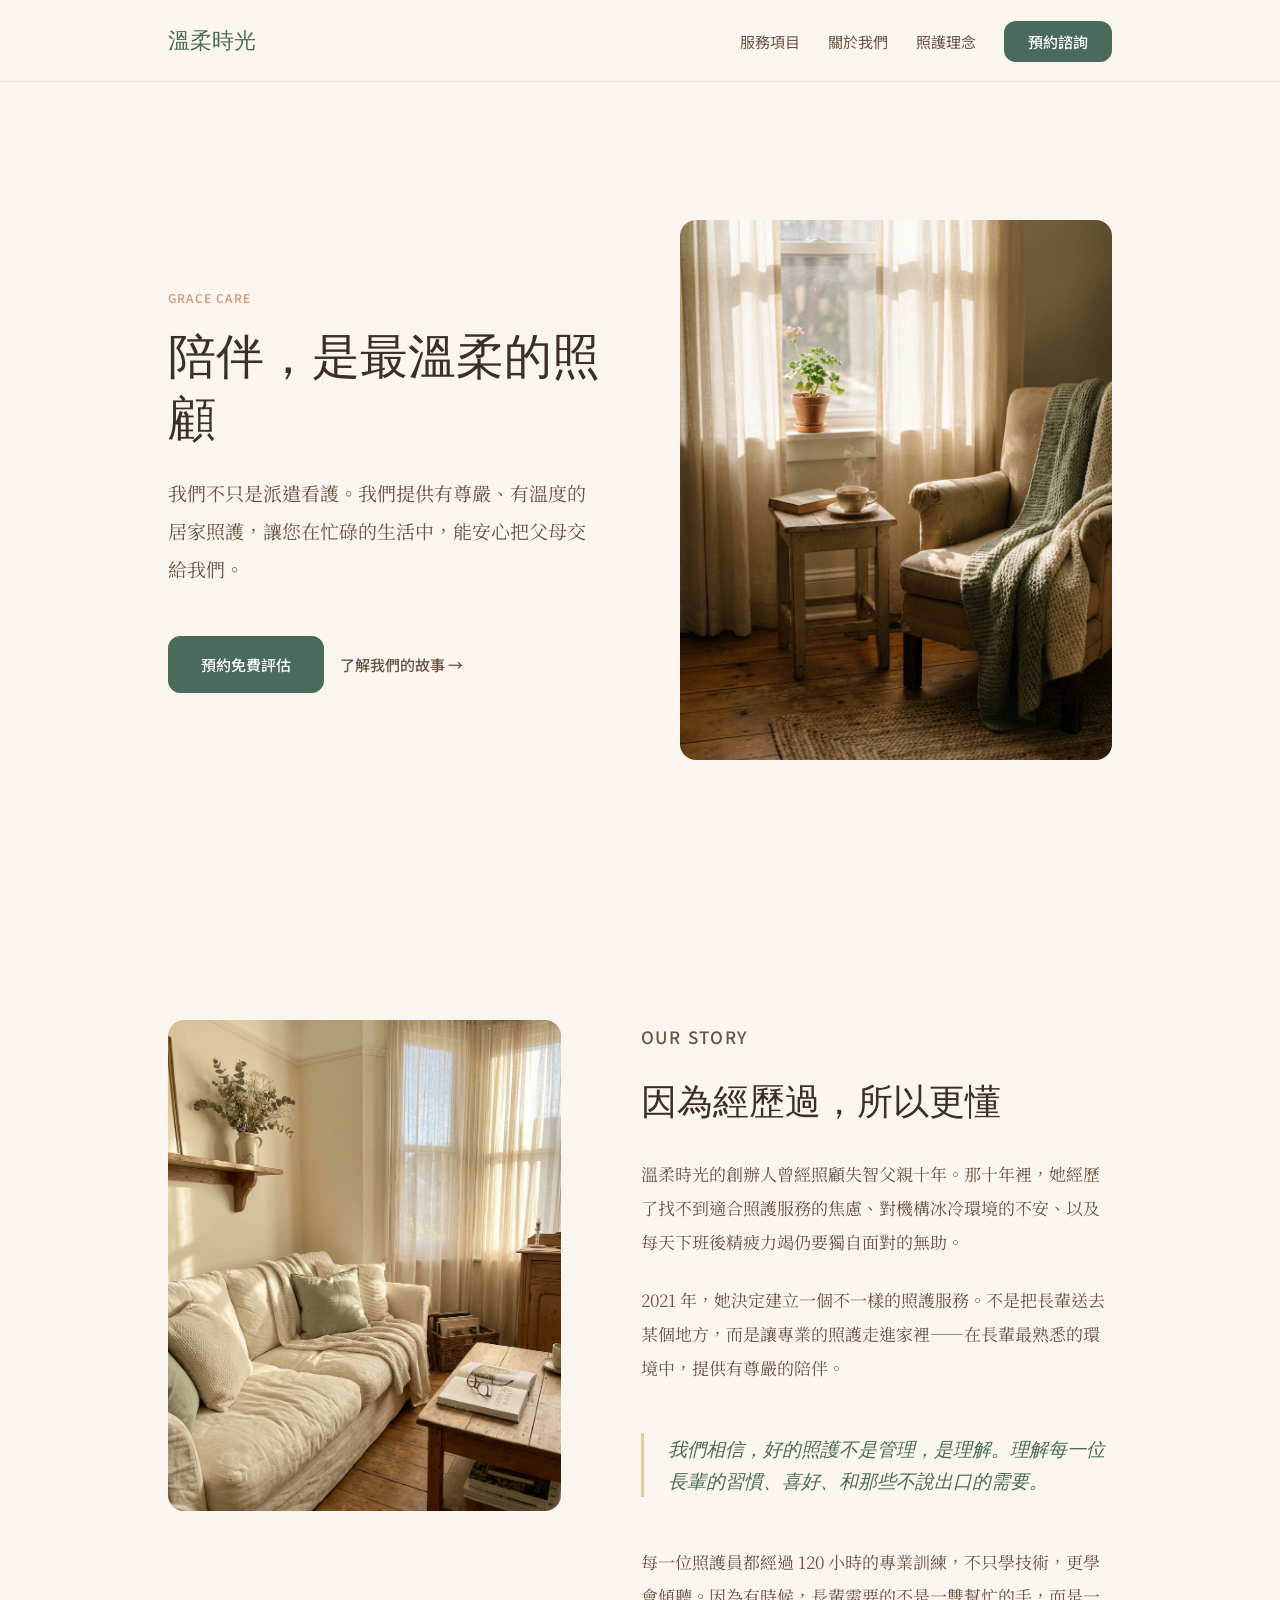
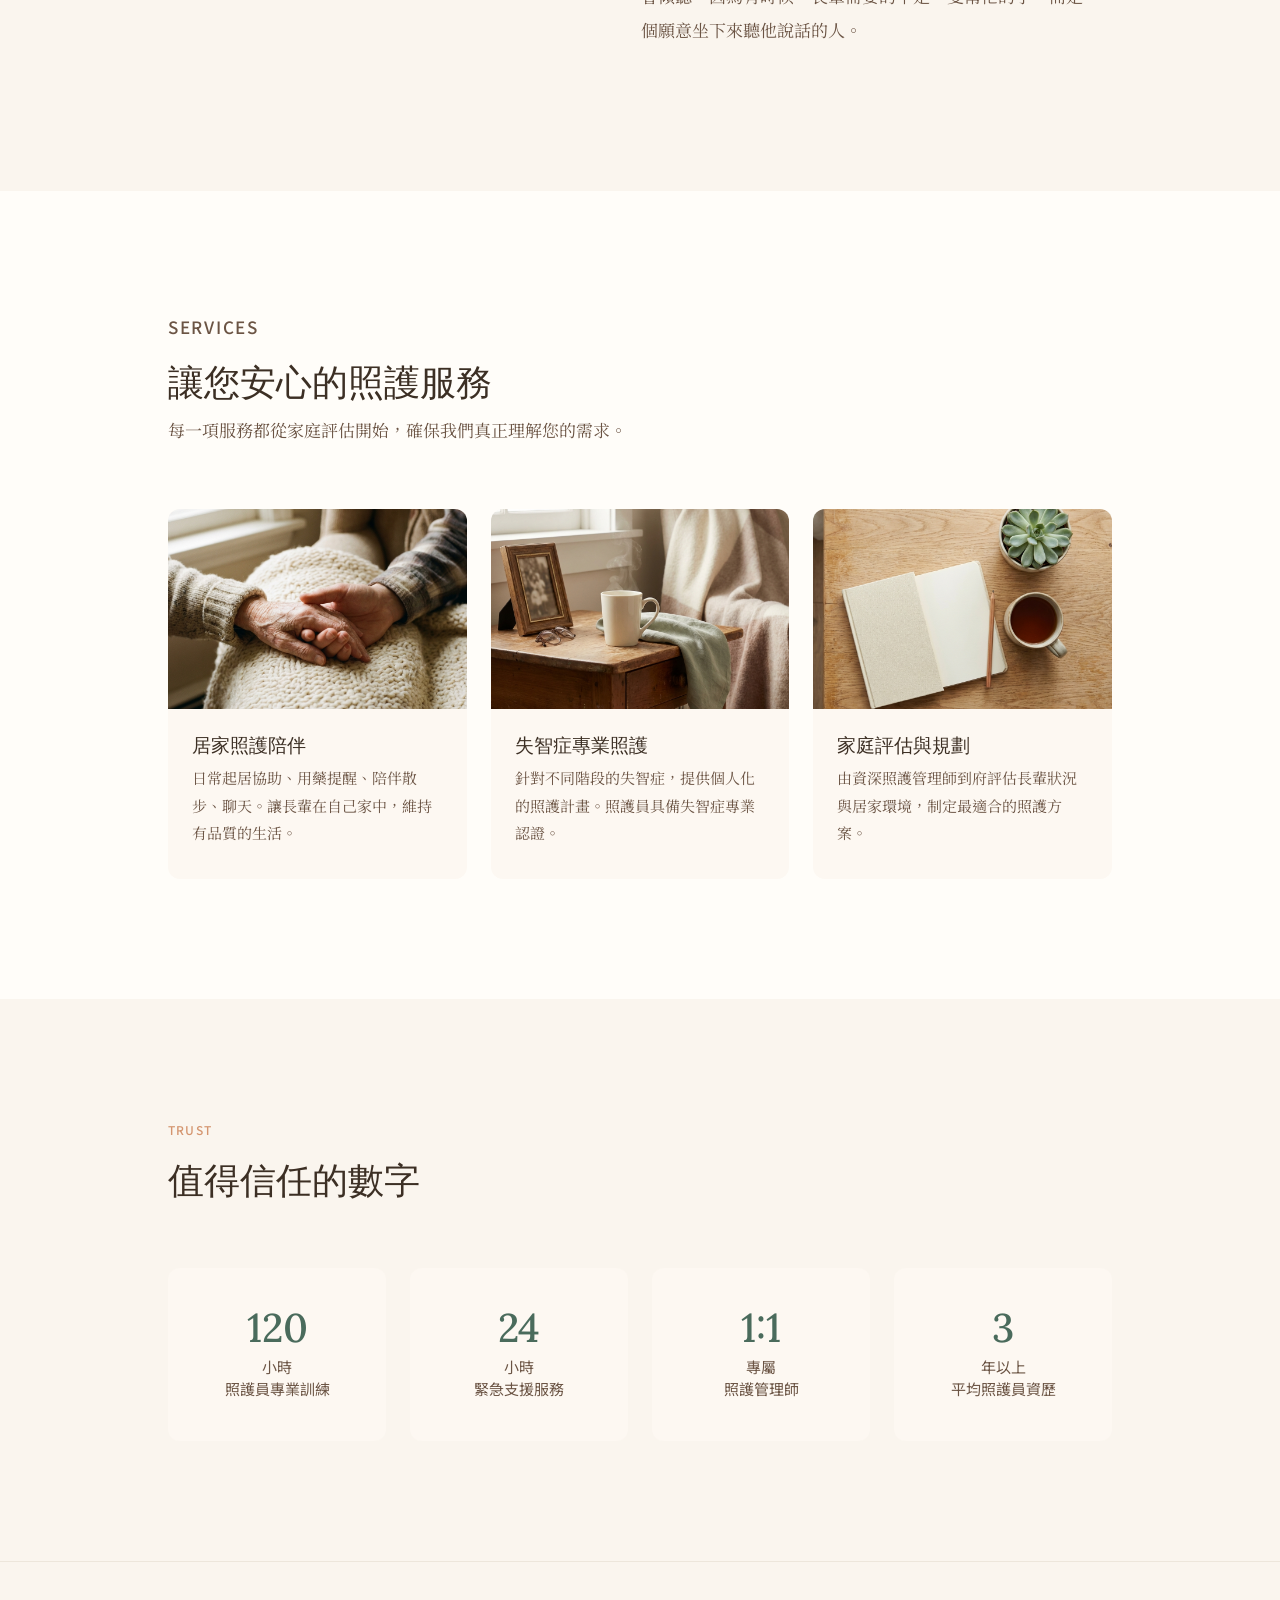
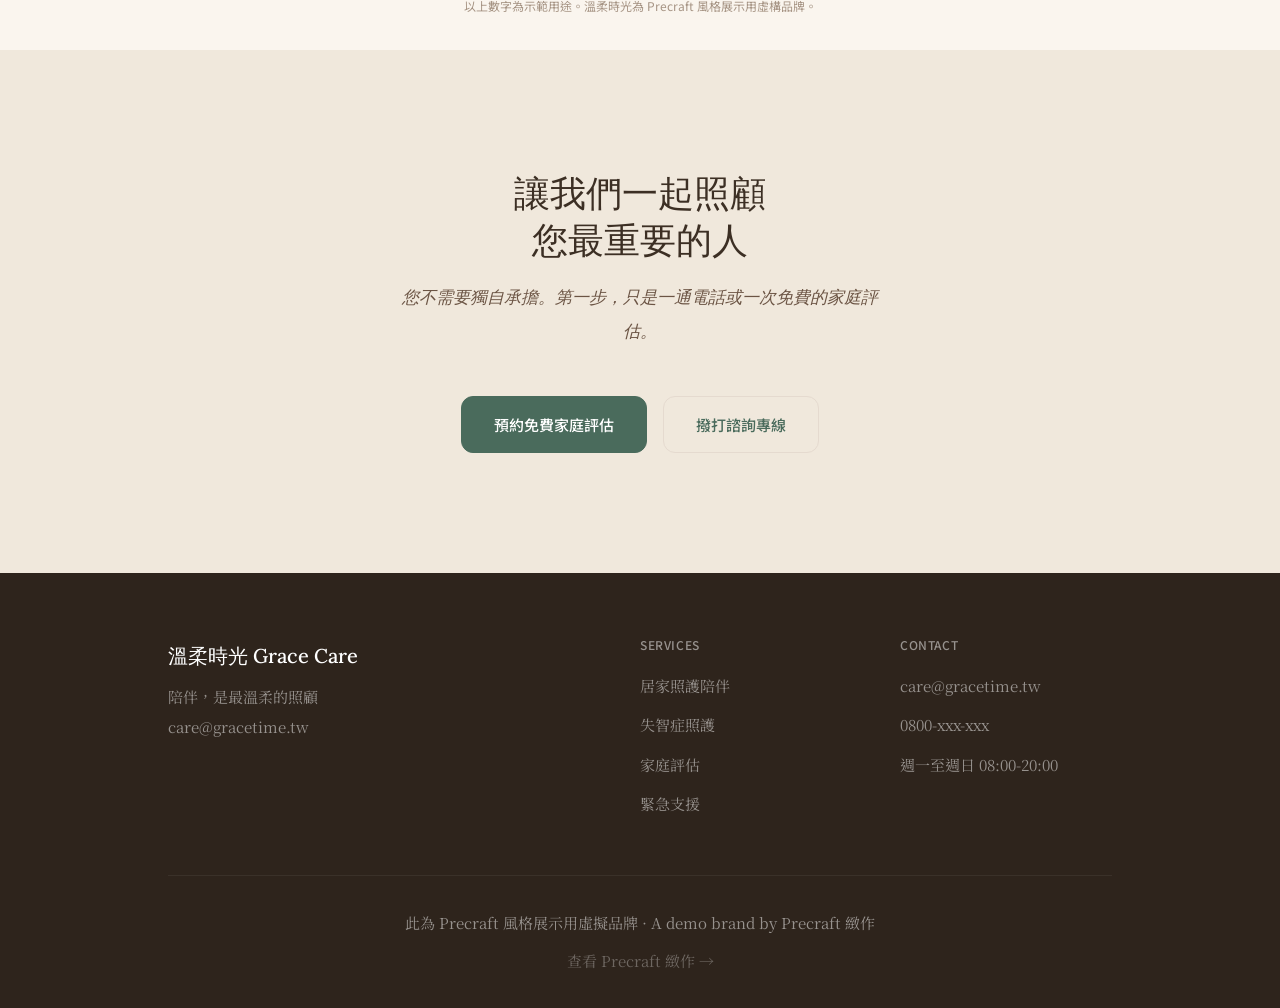
<file: preview/brands/grace-care.html>
<!DOCTYPE html>
<html lang="zh-TW">
<head>
    <meta charset="UTF-8">
    <meta name="viewport" content="width=device-width, initial-scale=1.0">
    <title>溫柔時光 Grace Care — 陪伴，是最溫柔的照顧</title>
    <link href="https://fonts.googleapis.com/css2?family=Lora:ital,wght@0,400;0,500;0,600;1,400;1,500&family=Noto+Serif+TC:wght@400;500;600&family=Noto+Sans+TC:wght@400;500;600&family=Source+Serif+4:ital,wght@0,400;0,500;0,600;1,400&display=swap" rel="stylesheet">
    <link rel="stylesheet" href="../../styles/gentle/variables.css">
    <link rel="stylesheet" href="../../styles/gentle/base.css">
    <link rel="stylesheet" href="../../styles/gentle/modules.css">
</head>
<body>

<header class="g-header">
    <div class="g-container">
        <div class="g-header-inner">
            <a href="#" class="g-logo">溫柔時光</a>
            <ul class="g-nav" id="navMenu">
                <li><a href="#">服務項目</a></li>
                <li><a href="#">關於我們</a></li>
                <li><a href="#">照護理念</a></li>
                <li><a href="#" class="g-nav-cta">預約諮詢</a></li>
            </ul>
            <button class="g-menu-toggle" id="menuToggle" aria-label="Menu"><span></span><span></span><span></span></button>
        </div>
    </div>
</header>

<section class="g-hero">
    <div class="g-container">
        <div class="g-hero-inner">
            <div>
                <p class="g-label">Grace Care</p>
                <h1>陪伴，是最溫柔的照顧</h1>
                <p class="g-hero-sub">我們不只是派遣看護。我們提供有尊嚴、有溫度的居家照護，讓您在忙碌的生活中，能安心把父母交給我們。</p>
                <div class="g-hero-actions">
                    <a href="#" class="g-btn g-btn-primary">預約免費評估</a>
                    <a href="#" class="g-btn g-btn-text">了解我們的故事 &rarr;</a>
                </div>
            </div>
            <div class="g-hero-visual">
                <img src="assets/grace-care/hero-main.png" alt="溫柔時光：溫暖的家居場景，陽光穿過窗簾">
            </div>
        </div>
    </div>
</section>

<section class="g-about">
    <div class="g-container">
        <div class="g-about-layout">
            <div class="g-about-visual">
                <img src="assets/grace-care/about-home.png" alt="溫暖的居家照護環境" loading="lazy">
            </div>
            <div>
                <p class="g-label">Our Story</p>
                <h2>因為經歷過，所以更懂</h2>
                <p>溫柔時光的創辦人曾經照顧失智父親十年。那十年裡，她經歷了找不到適合照護服務的焦慮、對機構冰冷環境的不安、以及每天下班後精疲力竭仍要獨自面對的無助。</p>
                <p>2021 年，她決定建立一個不一樣的照護服務。不是把長輩送去某個地方，而是讓專業的照護走進家裡——在長輩最熟悉的環境中，提供有尊嚴的陪伴。</p>
                <div class="g-about-highlight">
                    我們相信，好的照護不是管理，是理解。理解每一位長輩的習慣、喜好、和那些不說出口的需要。
                </div>
                <p>每一位照護員都經過 120 小時的專業訓練，不只學技術，更學會傾聽。因為有時候，長輩需要的不是一雙幫忙的手，而是一個願意坐下來聽他說話的人。</p>
            </div>
        </div>
    </div>
</section>

<section class="g-products">
    <div class="g-container">
        <div class="g-products-header">
            <p class="g-label">Services</p>
            <h2>讓您安心的照護服務</h2>
            <p>每一項服務都從家庭評估開始，確保我們真正理解您的需求。</p>
        </div>
        <div class="g-products-grid">
            <div class="g-product-card">
                <div class="g-product-img"><img src="assets/grace-care/product-companion.png" alt="居家照護陪伴服務" loading="lazy"></div>
                <div class="g-product-info">
                    <h3>居家照護陪伴</h3>
                    <p>日常起居協助、用藥提醒、陪伴散步、聊天。讓長輩在自己家中，維持有品質的生活。</p>
                </div>
            </div>
            <div class="g-product-card">
                <div class="g-product-img"><img src="assets/grace-care/product-dementia.png" alt="失智症專業照護" loading="lazy"></div>
                <div class="g-product-info">
                    <h3>失智症專業照護</h3>
                    <p>針對不同階段的失智症，提供個人化的照護計畫。照護員具備失智症專業認證。</p>
                </div>
            </div>
            <div class="g-product-card">
                <div class="g-product-img"><img src="assets/grace-care/product-planning.png" alt="家庭評估與照護規劃" loading="lazy"></div>
                <div class="g-product-info">
                    <h3>家庭評估與規劃</h3>
                    <p>由資深照護管理師到府評估長輩狀況與居家環境，制定最適合的照護方案。</p>
                </div>
            </div>
        </div>
    </div>
</section>

<section class="g-clinical">
    <div class="g-container">
        <div class="g-clinical-header">
            <p class="g-label">Trust</p>
            <h2>值得信任的數字</h2>
        </div>
        <div class="g-clinical-grid">
            <div class="g-stat-card">
                <div class="g-stat-number">120</div>
                <div class="g-stat-label">小時<br>照護員專業訓練</div>
            </div>
            <div class="g-stat-card">
                <div class="g-stat-number">24</div>
                <div class="g-stat-label">小時<br>緊急支援服務</div>
            </div>
            <div class="g-stat-card">
                <div class="g-stat-number">1:1</div>
                <div class="g-stat-label">專屬<br>照護管理師</div>
            </div>
            <div class="g-stat-card">
                <div class="g-stat-number">3</div>
                <div class="g-stat-label">年以上<br>平均照護員資歷</div>
            </div>
        </div>
    </div>
</section>

<section class="g-disclaimer">
    <div class="g-container">
        <p>以上數字為示範用途。溫柔時光為 Precraft 風格展示用虛構品牌。</p>
    </div>
</section>

<section class="g-cta">
    <div class="g-container">
        <h2>讓我們一起照顧<br>您最重要的人</h2>
        <p class="g-cta-sub">您不需要獨自承擔。第一步，只是一通電話或一次免費的家庭評估。</p>
        <div class="g-cta-actions">
            <a href="#" class="g-btn g-btn-primary">預約免費家庭評估</a>
            <a href="#" class="g-btn g-btn-outline">撥打諮詢專線</a>
        </div>
    </div>
</section>

<footer class="g-footer">
    <div class="g-container">
        <div class="g-footer-content">
            <div>
                <div class="g-footer-brand">溫柔時光 Grace Care</div>
                <p>陪伴，是最溫柔的照顧<br>care@gracetime.tw</p>
            </div>
            <div class="g-footer-links">
                <h4>Services</h4>
                <ul>
                    <li><a href="#">居家照護陪伴</a></li>
                    <li><a href="#">失智症照護</a></li>
                    <li><a href="#">家庭評估</a></li>
                    <li><a href="#">緊急支援</a></li>
                </ul>
            </div>
            <div class="g-footer-links">
                <h4>Contact</h4>
                <ul>
                    <li><a href="#">care@gracetime.tw</a></li>
                    <li><a href="#">0800-xxx-xxx</a></li>
                    <li><a href="#">週一至週日 08:00-20:00</a></li>
                </ul>
            </div>
        </div>
        <div class="g-footer-bottom">
            <p>此為 Precraft 風格展示用虛擬品牌 &middot; A demo brand by Precraft 緻作</p>
            <p style="margin-top:8px;"><a href="../../index.html" style="color:rgba(255,255,255,0.3);">查看 Precraft 緻作 &rarr;</a></p>
        </div>
    </div>
</footer>

<script>
    const t=document.getElementById('menuToggle'),n=document.getElementById('navMenu');
    if(t&&n){t.addEventListener('click',()=>n.classList.toggle('active'));}
    document.querySelectorAll('.g-nav a').forEach(a=>a.addEventListener('click',()=>n.classList.remove('active')));
</script>
</body>
</html>
</file>
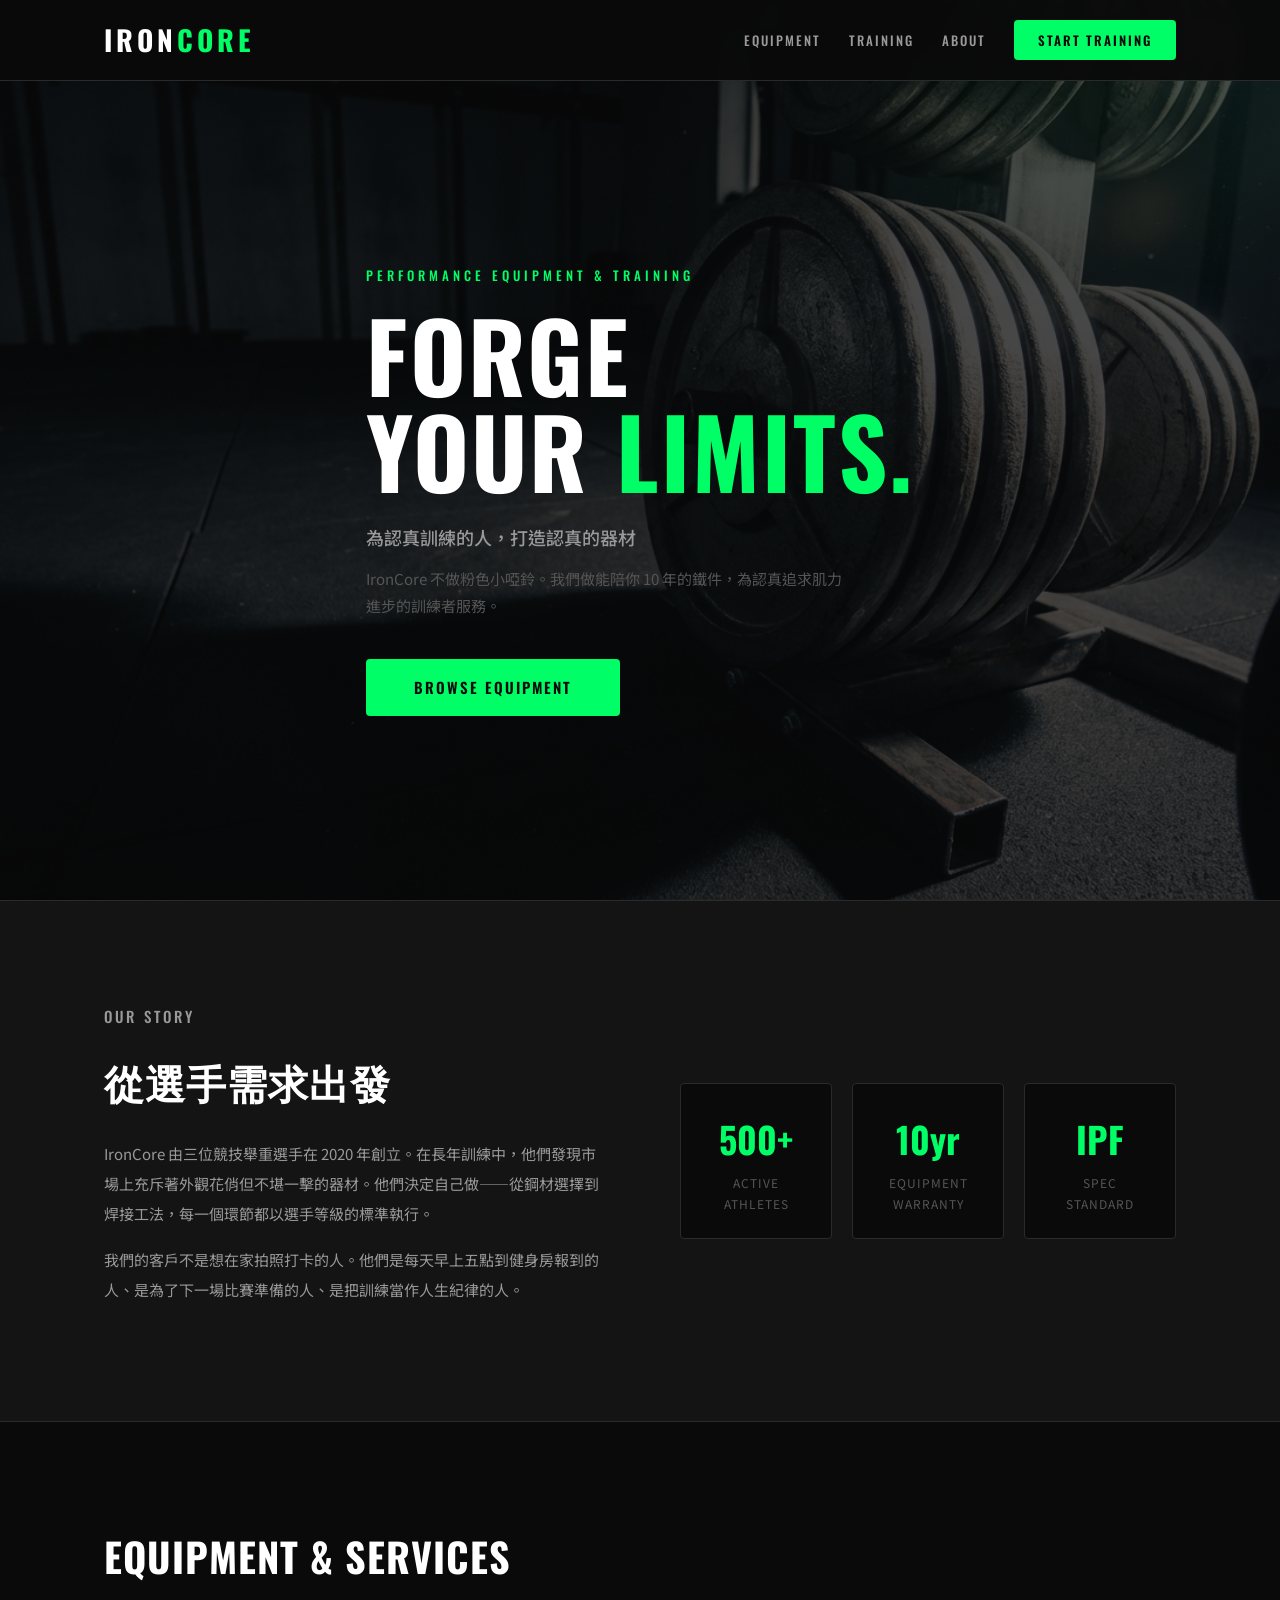
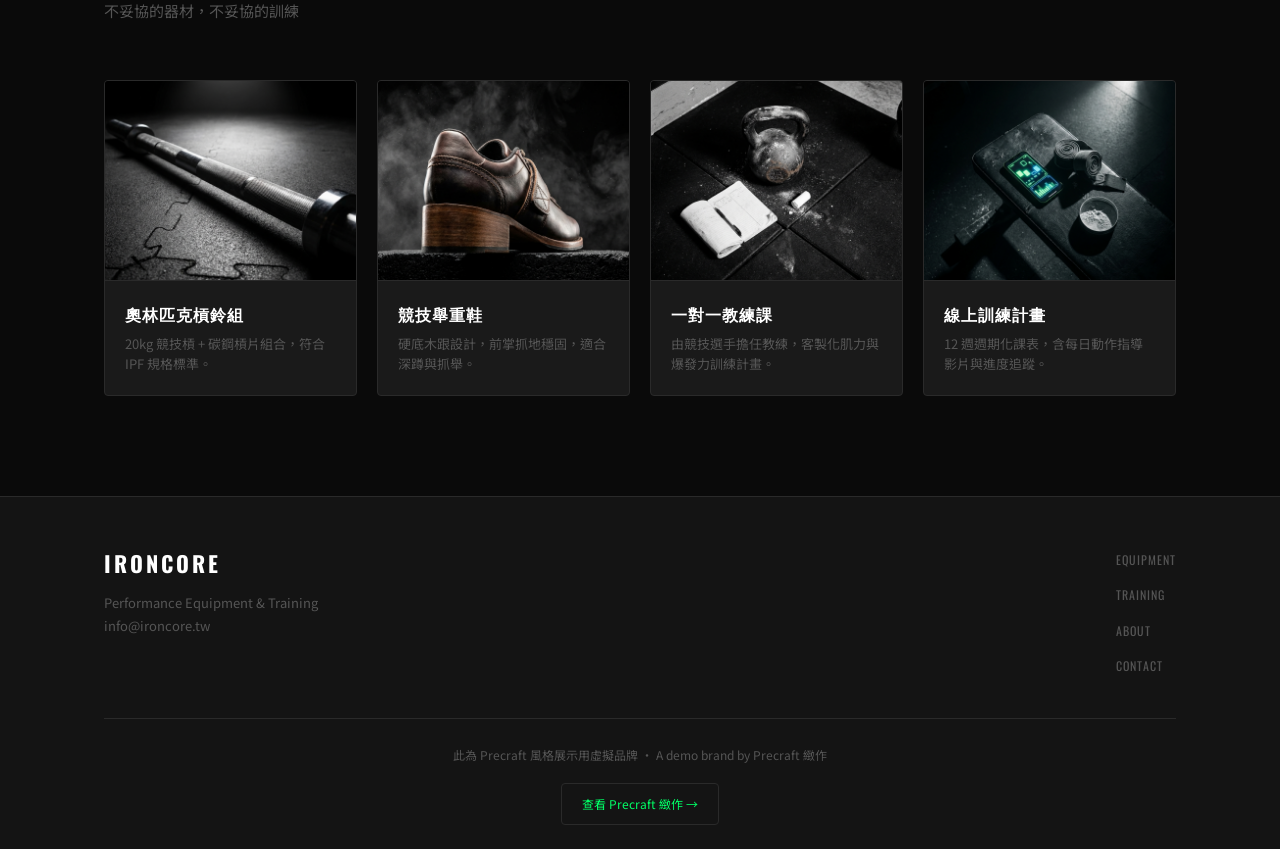
<file: preview/brands/ironcore.html>
<!DOCTYPE html>
<html lang="zh-TW">
<head>
    <meta charset="UTF-8">
    <meta name="viewport" content="width=device-width, initial-scale=1.0">
    <title>IRONCORE — FORGE YOUR LIMITS.</title>
    <link href="https://fonts.googleapis.com/css2?family=Oswald:wght@400;500;600;700&family=Noto+Sans+TC:wght@400;500;700;900&family=Inter:wght@300;400;500&display=swap" rel="stylesheet">
    <style>
        :root {
            --color-primary: #00FF66;
            --color-primary-dim: #00CC52;
            --color-bg: #0A0A0A;
            --color-bg-alt: #141414;
            --color-bg-card: #1A1A1A;
            --color-text: #FFFFFF;
            --color-text-light: #999999;
            --color-text-muted: #555555;
            --color-border: #2A2A2A;
            --color-white: #FFFFFF;
            --font-heading: 'Oswald', sans-serif;
            --font-body: 'Noto Sans TC', sans-serif;
            --font-body-en: 'Inter', sans-serif;
            --transition: all 0.3s ease;
            --radius: 4px;
        }
        *, *::before, *::after { margin: 0; padding: 0; box-sizing: border-box; }
        html { scroll-behavior: smooth; }
        body { font-family: var(--font-body); color: var(--color-text); line-height: 1.7; background: var(--color-bg); -webkit-font-smoothing: antialiased; }
        a { text-decoration: none; color: inherit; }
        .container { max-width: 1120px; margin: 0 auto; padding: 0 24px; }

        /* NAV */
        .nav { position: fixed; top: 0; left: 0; right: 0; z-index: 100; background: rgba(10,10,10,0.95); backdrop-filter: blur(8px); border-bottom: 1px solid var(--color-border); }
        .nav-inner { display: flex; justify-content: space-between; align-items: center; padding: 16px 0; }
        .nav-logo { font-family: var(--font-heading); font-size: 28px; font-weight: 700; color: var(--color-text); letter-spacing: 4px; text-transform: uppercase; }
        .nav-logo span { color: var(--color-primary); }
        .nav-links { display: flex; gap: 28px; align-items: center; list-style: none; }
        .nav-links a { font-family: var(--font-heading); font-size: 13px; font-weight: 500; color: var(--color-text-light); letter-spacing: 2px; text-transform: uppercase; transition: var(--transition); }
        .nav-links a:hover { color: var(--color-primary); }
        .nav-cta { background: var(--color-primary); color: var(--color-bg) !important; padding: 10px 24px; border-radius: var(--radius); font-weight: 600 !important; }
        .nav-cta:hover { background: var(--color-primary-dim); }

        /* HERO */
        .hero { min-height: 100vh; display: flex; align-items: center; padding-top: 80px; background: var(--color-bg); position: relative; overflow: hidden; }
        .hero::before { content: ''; position: absolute; top: 0; left: 0; right: 0; bottom: 0; background: url('assets/ironcore/hero-main.png') center/cover no-repeat; opacity: 0.25; }
        .hero::after { content: ''; position: absolute; top: -50%; right: -20%; width: 800px; height: 800px; background: radial-gradient(circle, rgba(0,255,102,0.06) 0%, transparent 70%); }
        .hero-content { position: relative; z-index: 1; max-width: 700px; }
        .hero-label { font-family: var(--font-heading); font-size: 13px; font-weight: 500; letter-spacing: 4px; text-transform: uppercase; color: var(--color-primary); margin-bottom: 20px; }
        .hero-tagline { font-family: var(--font-heading); font-size: clamp(48px, 8vw, 96px); font-weight: 700; color: var(--color-text); line-height: 1; margin-bottom: 24px; text-transform: uppercase; letter-spacing: 2px; }
        .hero-tagline em { color: var(--color-primary); font-style: normal; }
        .hero-sub { font-size: 18px; font-weight: 500; color: var(--color-text-light); margin-bottom: 12px; }
        .hero-desc { font-size: 15px; color: var(--color-text-muted); line-height: 1.8; margin-bottom: 40px; max-width: 480px; }
        .hero-btn { display: inline-block; padding: 16px 48px; background: var(--color-primary); color: var(--color-bg); border-radius: var(--radius); font-family: var(--font-heading); font-size: 15px; font-weight: 600; letter-spacing: 2px; text-transform: uppercase; transition: var(--transition); }
        .hero-btn:hover { background: var(--color-primary-dim); transform: translateY(-2px); box-shadow: 0 0 30px rgba(0,255,102,0.3); }

        /* ABOUT */
        .about { padding: 100px 0; background: var(--color-bg-alt); border-top: 1px solid var(--color-border); border-bottom: 1px solid var(--color-border); }
        .about-grid { display: grid; grid-template-columns: 1fr 1fr; gap: 80px; align-items: center; }
        .about-label { font-family: var(--font-heading); font-size: 13px; font-weight: 500; letter-spacing: 3px; text-transform: uppercase; color: var(--color-primary); margin-bottom: 16px; }
        .about h2 { font-family: var(--font-heading); font-size: clamp(28px, 4vw, 40px); font-weight: 700; text-transform: uppercase; letter-spacing: 1px; margin-bottom: 24px; }
        .about p { font-size: 15px; color: var(--color-text-light); line-height: 2; margin-bottom: 16px; }
        .about-stat-grid { display: grid; grid-template-columns: repeat(3, 1fr); gap: 20px; }
        .about-stat { text-align: center; padding: 24px; background: var(--color-bg); border: 1px solid var(--color-border); border-radius: var(--radius); }
        .about-stat-num { font-family: var(--font-heading); font-size: 36px; font-weight: 700; color: var(--color-primary); }
        .about-stat-label { font-size: 12px; color: var(--color-text-muted); margin-top: 4px; text-transform: uppercase; letter-spacing: 1px; }

        /* PRODUCTS */
        .products { padding: 100px 0; background: var(--color-bg); }
        .products-header { margin-bottom: 56px; }
        .products-header h2 { font-family: var(--font-heading); font-size: clamp(28px, 4vw, 40px); font-weight: 700; text-transform: uppercase; letter-spacing: 1px; margin-bottom: 8px; }
        .products-header p { font-size: 15px; color: var(--color-text-muted); }
        .products-grid { display: grid; grid-template-columns: repeat(4, 1fr); gap: 20px; }
        .product-card { background: var(--color-bg-card); border: 1px solid var(--color-border); border-radius: var(--radius); overflow: hidden; transition: var(--transition); }
        .product-card:hover { border-color: var(--color-primary); transform: translateY(-4px); box-shadow: 0 0 20px rgba(0,255,102,0.1); }
        .product-img { height: 200px; overflow: hidden; background: var(--color-bg-alt); border-bottom: 1px solid var(--color-border); }
        .product-img img { width: 100%; height: 100%; object-fit: cover; }
        .product-info { padding: 20px; }
        .product-info h3 { font-family: var(--font-heading); font-size: 16px; font-weight: 600; text-transform: uppercase; letter-spacing: 1px; margin-bottom: 6px; }
        .product-info p { font-size: 13px; color: var(--color-text-muted); line-height: 1.6; }

        /* FOOTER */
        .footer { background: var(--color-bg-alt); color: var(--color-text); padding: 48px 0 24px; border-top: 1px solid var(--color-border); }
        .footer-inner { display: flex; justify-content: space-between; align-items: flex-start; gap: 40px; margin-bottom: 32px; }
        .footer-brand { font-family: var(--font-heading); font-size: 22px; font-weight: 700; letter-spacing: 3px; text-transform: uppercase; margin-bottom: 8px; }
        .footer-text { font-size: 13px; color: var(--color-text-muted); line-height: 1.8; }
        .footer-links { list-style: none; }
        .footer-links li { margin-bottom: 8px; }
        .footer-links a { font-family: var(--font-heading); font-size: 12px; color: var(--color-text-muted); letter-spacing: 1px; text-transform: uppercase; transition: var(--transition); }
        .footer-links a:hover { color: var(--color-primary); }
        .footer-bottom { border-top: 1px solid var(--color-border); padding-top: 24px; text-align: center; font-size: 12px; color: var(--color-text-muted); line-height: 2; }
        .precraft-badge { display: inline-block; margin-top: 16px; padding: 8px 20px; border: 1px solid var(--color-border); border-radius: var(--radius); font-size: 12px; color: var(--color-text-muted); }
        .precraft-badge a { color: var(--color-primary); }

        @media (max-width: 992px) {
            .about-grid { grid-template-columns: 1fr; gap: 48px; }
            .products-grid { grid-template-columns: repeat(2, 1fr); }
            .footer-inner { flex-direction: column; }
        }
        @media (max-width: 768px) {
            .nav-links { display: none; }
            .hero { min-height: auto; padding: 120px 0 80px; }
            .hero-tagline { font-size: clamp(40px, 10vw, 64px); }
            .products-grid { grid-template-columns: 1fr; max-width: 400px; }
            .about-stat-grid { grid-template-columns: 1fr; }
            .about, .products { padding: 72px 0; }
        }
    </style>
</head>
<body>

<nav class="nav">
    <div class="container">
        <div class="nav-inner">
            <a href="#" class="nav-logo">IRON<span>CORE</span></a>
            <ul class="nav-links">
                <li><a href="#">Equipment</a></li>
                <li><a href="#">Training</a></li>
                <li><a href="#">About</a></li>
                <li><a href="#" class="nav-cta">Start Training</a></li>
            </ul>
        </div>
    </div>
</nav>

<section class="hero">
    <div class="container">
        <div class="hero-content">
            <p class="hero-label">Performance Equipment &amp; Training</p>
            <h1 class="hero-tagline">FORGE<br>YOUR <em>LIMITS.</em></h1>
            <p class="hero-sub">為認真訓練的人，打造認真的器材</p>
            <p class="hero-desc">IronCore 不做粉色小啞鈴。我們做能陪你 10 年的鐵件，為認真追求肌力進步的訓練者服務。</p>
            <a href="#" class="hero-btn">Browse Equipment</a>
        </div>
    </div>
</section>

<section class="about">
    <div class="container">
        <div class="about-grid">
            <div>
                <p class="about-label">Our Story</p>
                <h2>從選手需求出發</h2>
                <p>IronCore 由三位競技舉重選手在 2020 年創立。在長年訓練中，他們發現市場上充斥著外觀花俏但不堪一擊的器材。他們決定自己做——從鋼材選擇到焊接工法，每一個環節都以選手等級的標準執行。</p>
                <p>我們的客戶不是想在家拍照打卡的人。他們是每天早上五點到健身房報到的人、是為了下一場比賽準備的人、是把訓練當作人生紀律的人。</p>
            </div>
            <div>
                <div class="about-stat-grid">
                    <div class="about-stat">
                        <div class="about-stat-num">500+</div>
                        <div class="about-stat-label">Active Athletes</div>
                    </div>
                    <div class="about-stat">
                        <div class="about-stat-num">10yr</div>
                        <div class="about-stat-label">Equipment Warranty</div>
                    </div>
                    <div class="about-stat">
                        <div class="about-stat-num">IPF</div>
                        <div class="about-stat-label">Spec Standard</div>
                    </div>
                </div>
            </div>
        </div>
    </div>
</section>

<section class="products">
    <div class="container">
        <div class="products-header">
            <h2>Equipment &amp; Services</h2>
            <p>不妥協的器材，不妥協的訓練</p>
        </div>
        <div class="products-grid">
            <div class="product-card">
                <div class="product-img"><img src="assets/ironcore/product-barbell.png" alt="奧林匹克槓鈴組" loading="lazy"></div>
                <div class="product-info">
                    <h3>奧林匹克槓鈴組</h3>
                    <p>20kg 競技槓 + 碳鋼槓片組合，符合 IPF 規格標準。</p>
                </div>
            </div>
            <div class="product-card">
                <div class="product-img"><img src="assets/ironcore/product-shoes.png" alt="競技舉重鞋" loading="lazy"></div>
                <div class="product-info">
                    <h3>競技舉重鞋</h3>
                    <p>硬底木跟設計，前掌抓地穩固，適合深蹲與抓舉。</p>
                </div>
            </div>
            <div class="product-card">
                <div class="product-img"><img src="assets/ironcore/product-coaching.png" alt="一對一教練課" loading="lazy"></div>
                <div class="product-info">
                    <h3>一對一教練課</h3>
                    <p>由競技選手擔任教練，客製化肌力與爆發力訓練計畫。</p>
                </div>
            </div>
            <div class="product-card">
                <div class="product-img"><img src="assets/ironcore/product-program.png" alt="線上訓練計畫" loading="lazy"></div>
                <div class="product-info">
                    <h3>線上訓練計畫</h3>
                    <p>12 週週期化課表，含每日動作指導影片與進度追蹤。</p>
                </div>
            </div>
        </div>
    </div>
</section>

<footer class="footer">
    <div class="container">
        <div class="footer-inner">
            <div>
                <div class="footer-brand">IRONCORE</div>
                <p class="footer-text">Performance Equipment &amp; Training<br>info@ironcore.tw</p>
            </div>
            <ul class="footer-links">
                <li><a href="#">Equipment</a></li>
                <li><a href="#">Training</a></li>
                <li><a href="#">About</a></li>
                <li><a href="#">Contact</a></li>
            </ul>
        </div>
        <div class="footer-bottom">
            <p>此為 Precraft 風格展示用虛擬品牌 &middot; A demo brand by Precraft 緻作</p>
            <div class="precraft-badge"><a href="../../index.html">查看 Precraft 緻作 &rarr;</a></div>
        </div>
    </div>
</footer>

</body>
</html>
</file>
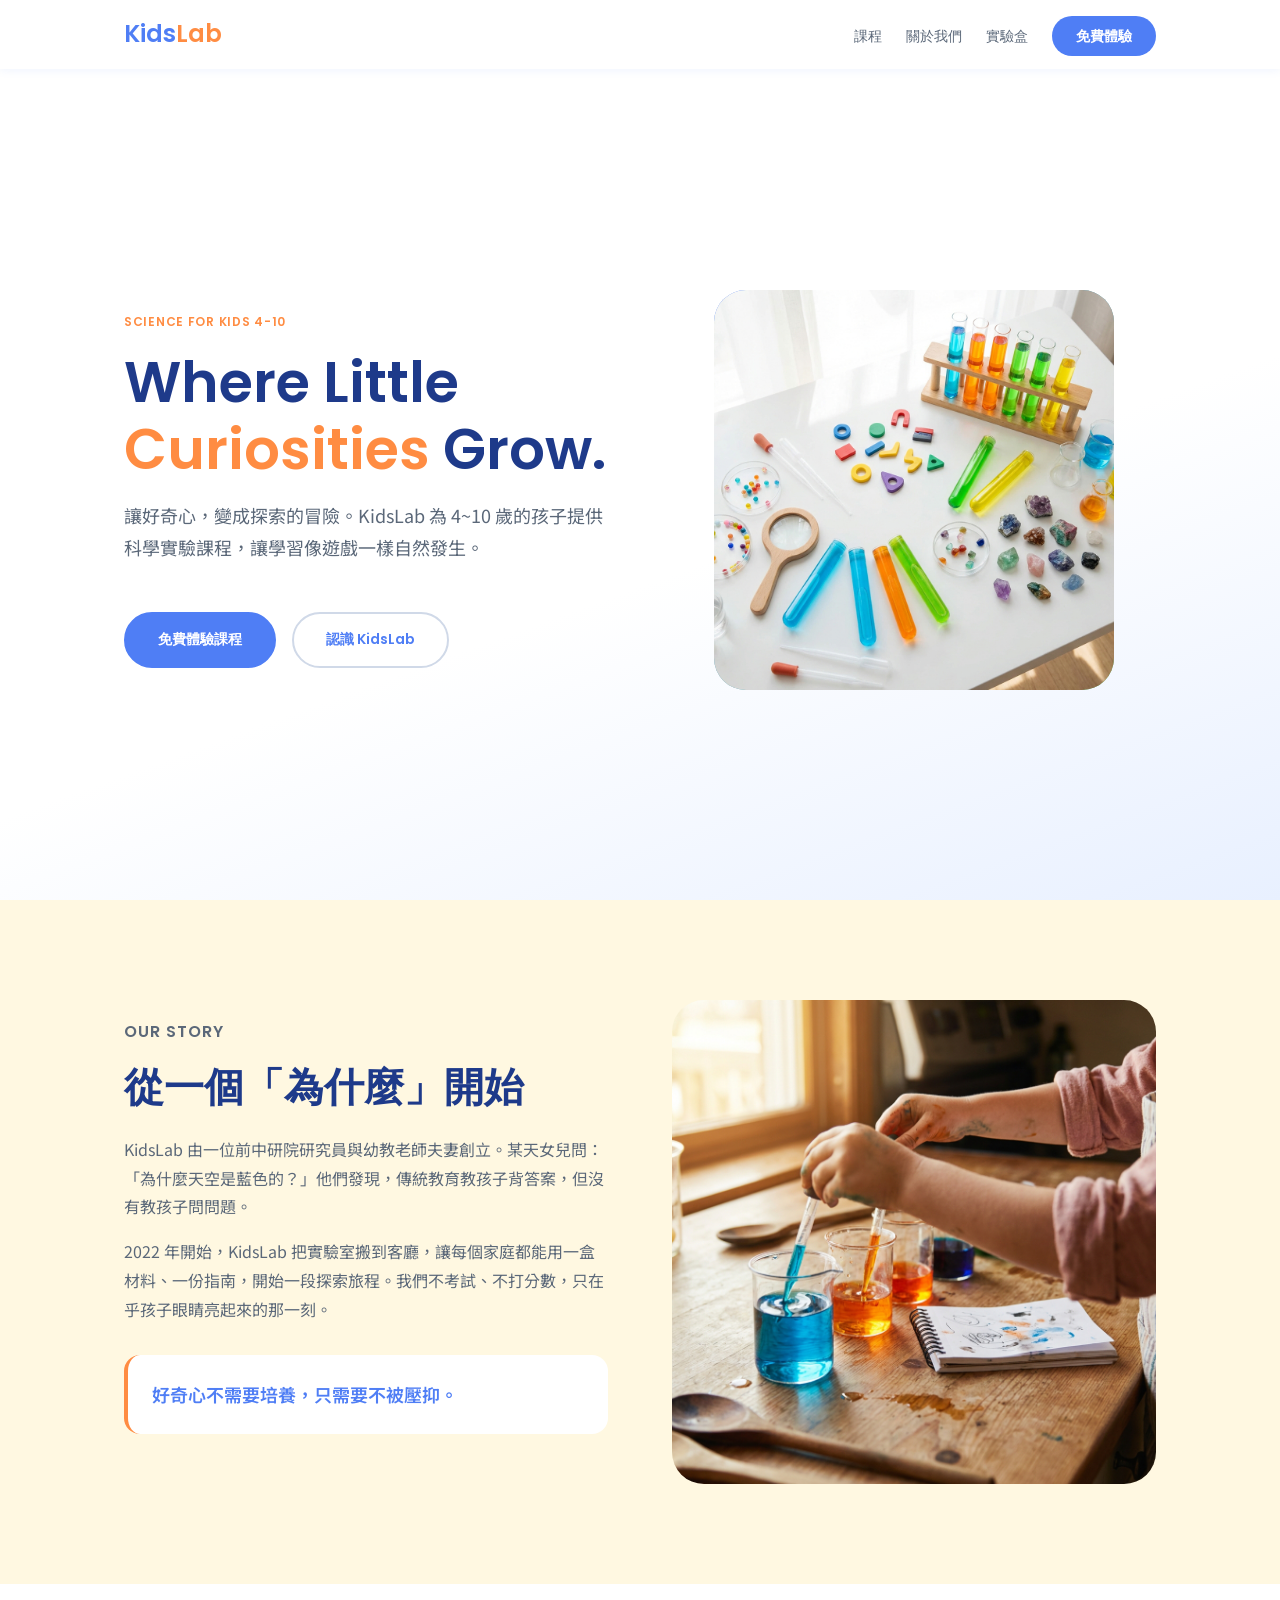
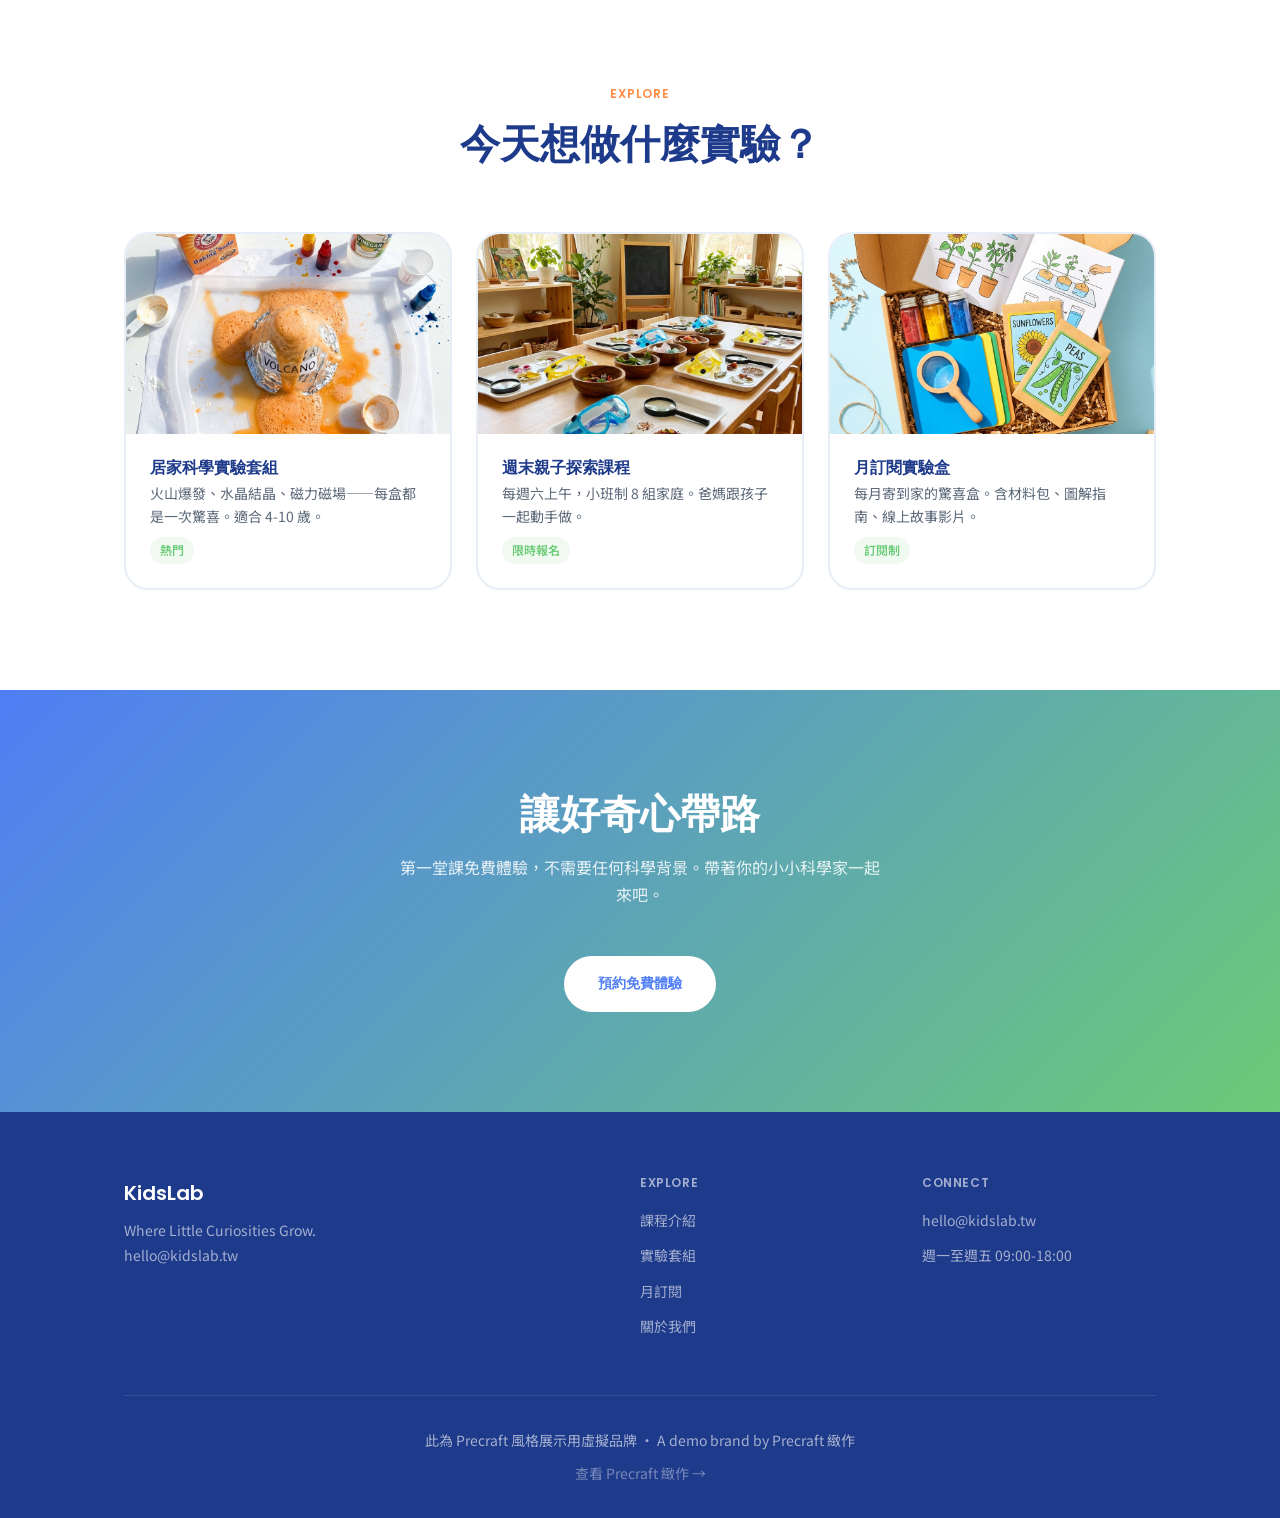
<file: preview/brands/kidslab.html>
<!DOCTYPE html>
<html lang="zh-TW">
<head>
    <meta charset="UTF-8">
    <meta name="viewport" content="width=device-width, initial-scale=1.0">
    <title>KidsLab — Where Little Curiosities Grow.</title>
    <link href="https://fonts.googleapis.com/css2?family=Poppins:wght@400;500;600;700&family=Noto+Sans+TC:wght@400;500;600;700&display=swap" rel="stylesheet">
    <link rel="stylesheet" href="../../styles/playful/variables.css">
    <link rel="stylesheet" href="../../styles/playful/base.css">
    <link rel="stylesheet" href="../../styles/playful/modules.css">
    <style>
        .p-hero-shape { font-size: 64px; }
    </style>
</head>
<body>

<header class="p-header">
    <div class="p-container">
        <div class="p-header-inner">
            <a href="#" class="p-logo">Kids<span>Lab</span></a>
            <ul class="p-nav" id="navMenu">
                <li><a href="#">課程</a></li>
                <li><a href="#">關於我們</a></li>
                <li><a href="#">實驗盒</a></li>
                <li><a href="#" class="p-nav-cta">免費體驗</a></li>
            </ul>
            <button class="p-menu-toggle" id="menuToggle" aria-label="Menu"><span></span><span></span><span></span></button>
        </div>
    </div>
</header>

<section class="p-hero">
    <div class="p-container">
        <div class="p-hero-inner">
            <div>
                <p class="p-label">Science for Kids 4-10</p>
                <h1>Where Little<br><em>Curiosities</em> Grow.</h1>
                <p class="p-hero-sub">讓好奇心，變成探索的冒險。KidsLab 為 4~10 歲的孩子提供科學實驗課程，讓學習像遊戲一樣自然發生。</p>
                <div class="p-hero-actions">
                    <a href="#" class="p-btn p-btn-primary">免費體驗課程</a>
                    <a href="#" class="p-btn p-btn-outline">認識 KidsLab</a>
                </div>
            </div>
            <div class="p-hero-visual">
                <div class="p-hero-shape">
                    <img src="assets/kidslab/hero-main.png" alt="KidsLab 科學實驗材料" style="width:100%;height:100%;object-fit:cover;border-radius:inherit;">
                </div>
            </div>
        </div>
    </div>
</section>

<section class="p-about">
    <div class="p-container">
        <div class="p-about-layout">
            <div>
                <p class="p-label">Our Story</p>
                <h2>從一個「為什麼」開始</h2>
                <p>KidsLab 由一位前中研院研究員與幼教老師夫妻創立。某天女兒問：「為什麼天空是藍色的？」他們發現，傳統教育教孩子背答案，但沒有教孩子問問題。</p>
                <p>2022 年開始，KidsLab 把實驗室搬到客廳，讓每個家庭都能用一盒材料、一份指南，開始一段探索旅程。我們不考試、不打分數，只在乎孩子眼睛亮起來的那一刻。</p>
                <div class="p-about-highlight">
                    好奇心不需要培養，只需要不被壓抑。
                </div>
            </div>
            <div class="p-about-visual">
                <img src="assets/kidslab/about-lab.png" alt="KidsLab 科學探索場景" loading="lazy">
            </div>
        </div>
    </div>
</section>

<section class="p-products">
    <div class="p-container">
        <div class="p-products-header">
            <p class="p-label">Explore</p>
            <h2>今天想做什麼實驗？</h2>
        </div>
        <div class="p-products-grid">
            <div class="p-product-card">
                <div class="p-product-img"><img src="assets/kidslab/product-volcano.png" alt="居家科學實驗套組" loading="lazy"></div>
                <div class="p-product-info">
                    <h3>居家科學實驗套組</h3>
                    <p>火山爆發、水晶結晶、磁力磁場——每盒都是一次驚喜。適合 4-10 歲。</p>
                    <span class="p-product-tag">熱門</span>
                </div>
            </div>
            <div class="p-product-card">
                <div class="p-product-img"><img src="assets/kidslab/product-class.png" alt="週末親子探索課程" loading="lazy"></div>
                <div class="p-product-info">
                    <h3>週末親子探索課程</h3>
                    <p>每週六上午，小班制 8 組家庭。爸媽跟孩子一起動手做。</p>
                    <span class="p-product-tag">限時報名</span>
                </div>
            </div>
            <div class="p-product-card">
                <div class="p-product-img"><img src="assets/kidslab/product-subscription.png" alt="月訂閱實驗盒" loading="lazy"></div>
                <div class="p-product-info">
                    <h3>月訂閱實驗盒</h3>
                    <p>每月寄到家的驚喜盒。含材料包、圖解指南、線上故事影片。</p>
                    <span class="p-product-tag">訂閱制</span>
                </div>
            </div>
        </div>
    </div>
</section>

<section class="p-cta">
    <div class="p-container">
        <h2>讓好奇心帶路</h2>
        <p>第一堂課免費體驗，不需要任何科學背景。帶著你的小小科學家一起來吧。</p>
        <div class="p-cta-actions">
            <a href="#" class="p-btn p-btn-primary">預約免費體驗</a>
        </div>
    </div>
</section>

<footer class="p-footer">
    <div class="p-container">
        <div class="p-footer-content">
            <div>
                <div class="p-footer-brand">KidsLab</div>
                <p>Where Little Curiosities Grow.<br>hello@kidslab.tw</p>
            </div>
            <div class="p-footer-links">
                <h4>Explore</h4>
                <ul>
                    <li><a href="#">課程介紹</a></li>
                    <li><a href="#">實驗套組</a></li>
                    <li><a href="#">月訂閱</a></li>
                    <li><a href="#">關於我們</a></li>
                </ul>
            </div>
            <div class="p-footer-links">
                <h4>Connect</h4>
                <ul>
                    <li><a href="#">hello@kidslab.tw</a></li>
                    <li><a href="#">週一至週五 09:00-18:00</a></li>
                </ul>
            </div>
        </div>
        <div class="p-footer-bottom">
            <p>此為 Precraft 風格展示用虛擬品牌 &middot; A demo brand by Precraft 緻作</p>
            <p style="margin-top:8px;"><a href="../../index.html" style="color:rgba(255,255,255,0.4);">查看 Precraft 緻作 &rarr;</a></p>
        </div>
    </div>
</footer>

<script>
    const t=document.getElementById('menuToggle'),n=document.getElementById('navMenu');
    if(t&&n){t.addEventListener('click',()=>n.classList.toggle('active'));}
    document.querySelectorAll('.p-nav a').forEach(a=>a.addEventListener('click',()=>n.classList.remove('active')));
</script>
</body>
</html>
</file>
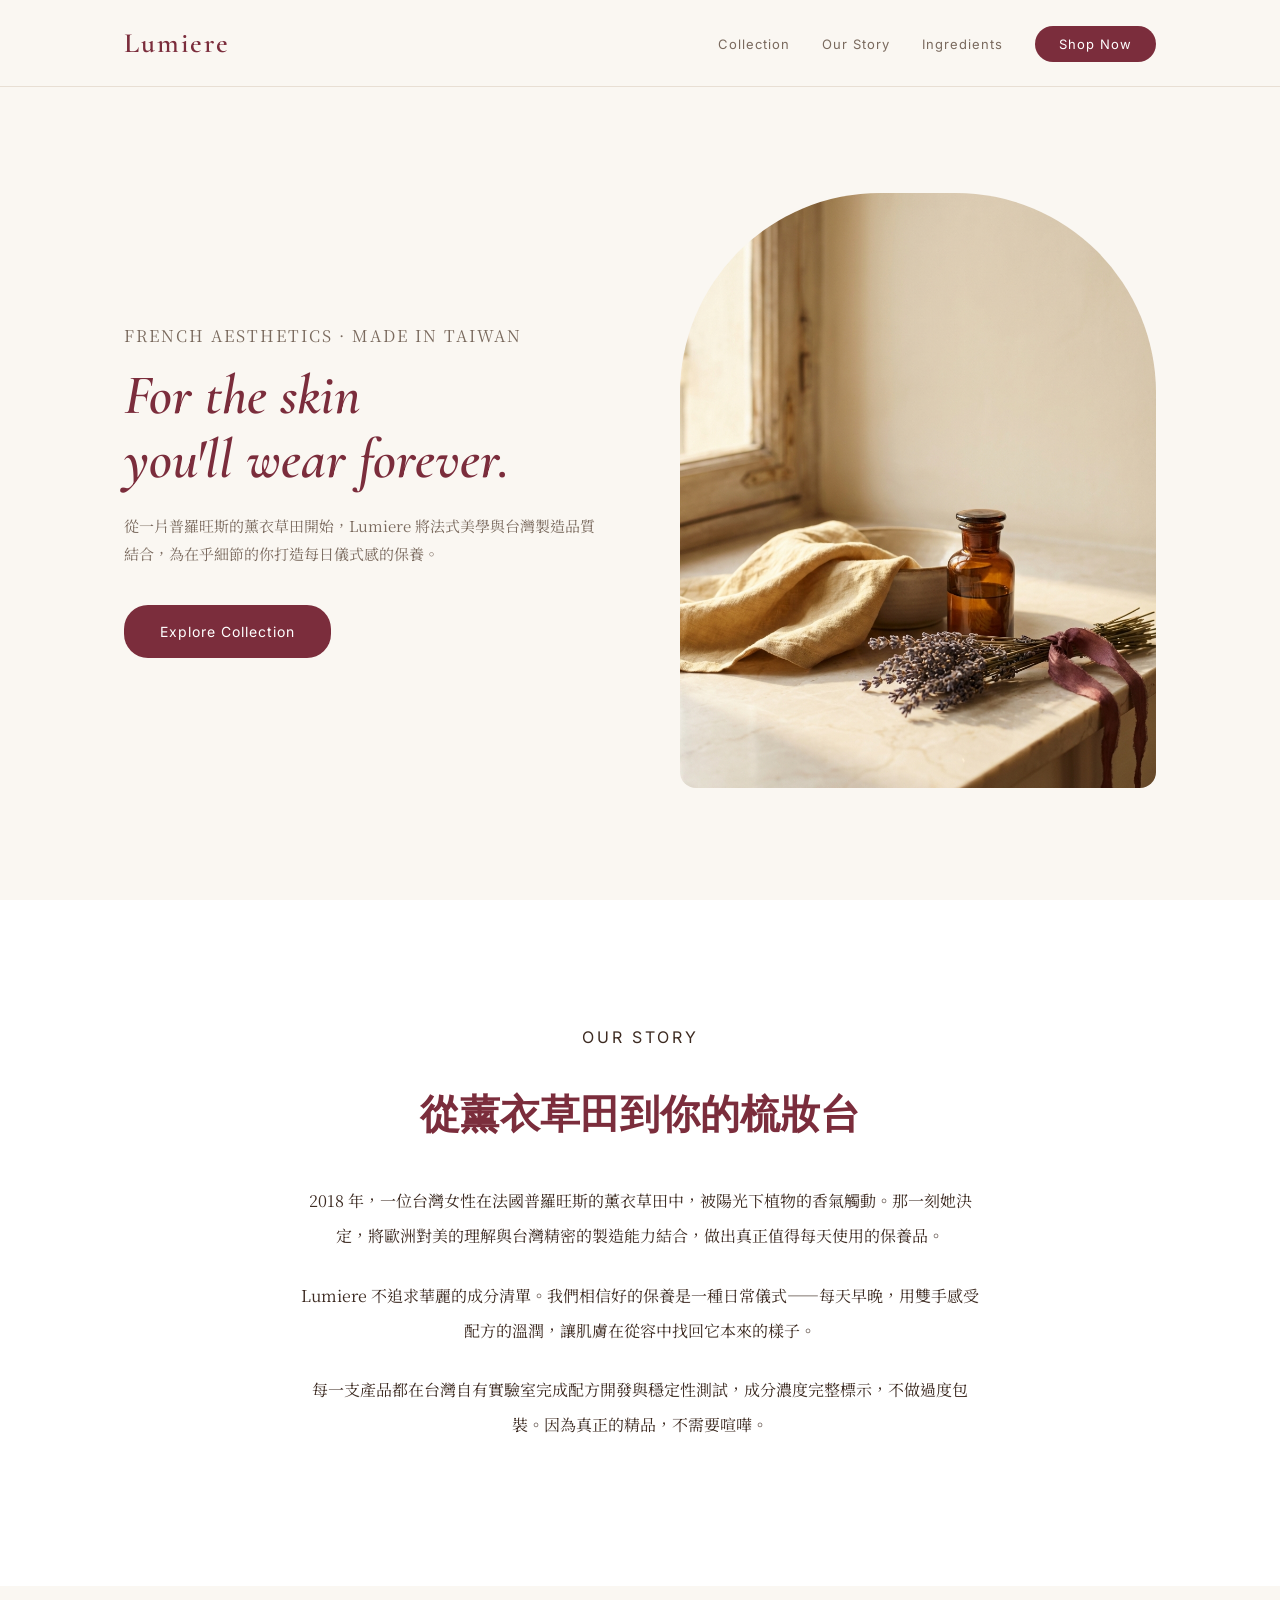
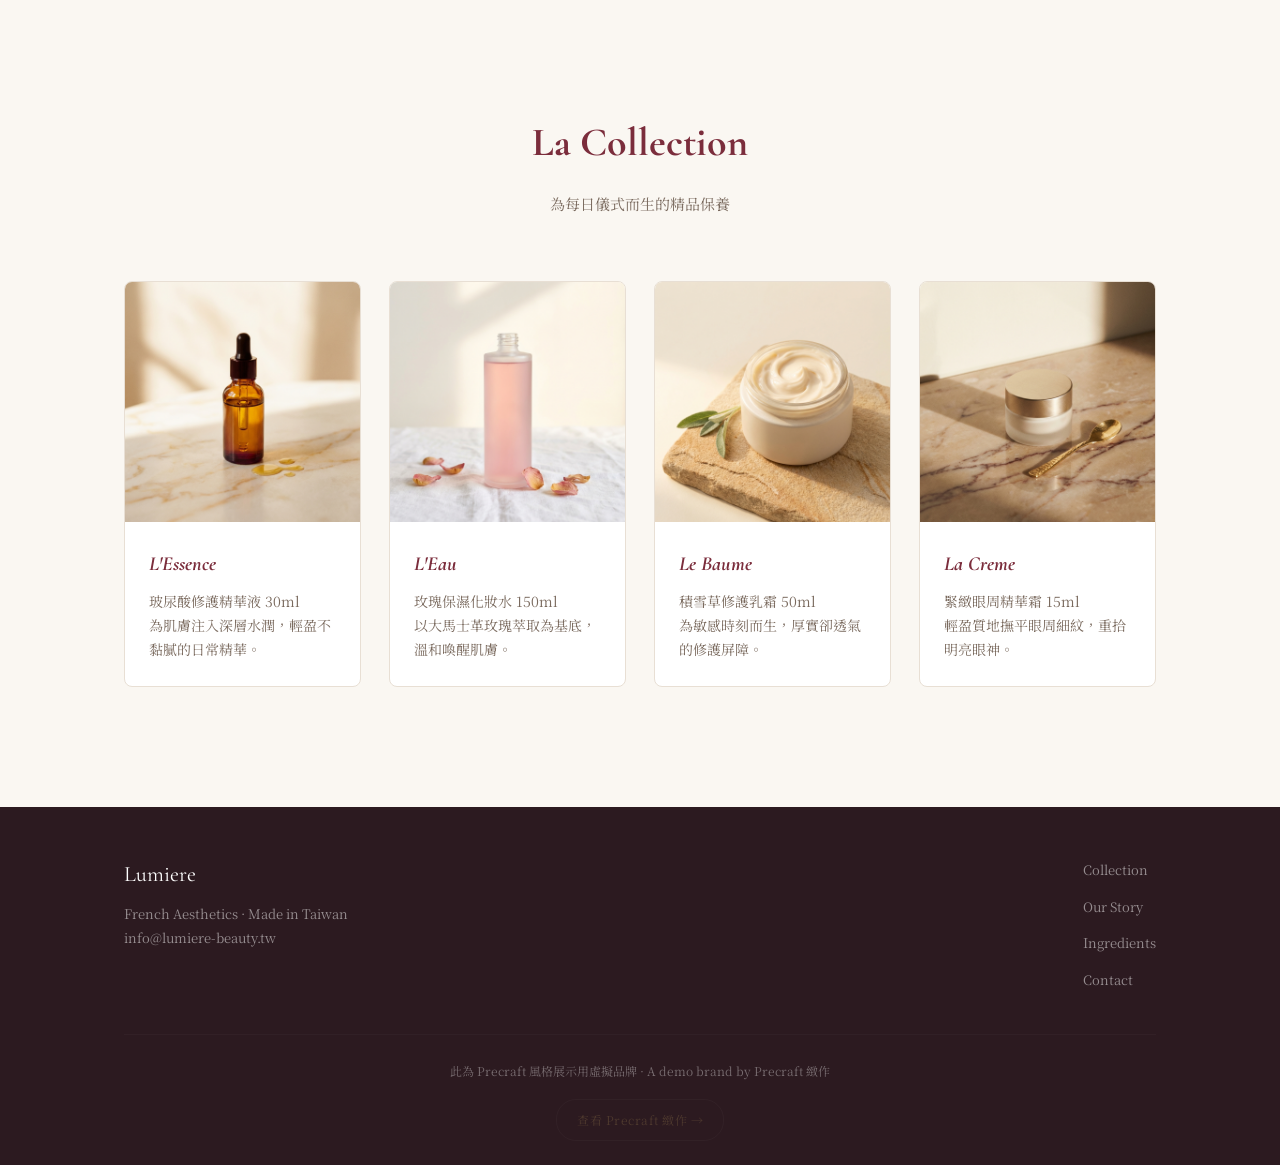
<file: preview/brands/lumiere.html>
<!DOCTYPE html>
<html lang="zh-TW">
<head>
    <meta charset="UTF-8">
    <meta name="viewport" content="width=device-width, initial-scale=1.0">
    <title>Lumiere — For the skin you'll wear forever.</title>
    <link href="https://fonts.googleapis.com/css2?family=Cormorant+Garamond:wght@400;500;600;700&family=Noto+Serif+TC:wght@400;500;600;700&family=Inter:wght@300;400;500&display=swap" rel="stylesheet">
    <style>
        :root {
            --color-primary: #7B2D3C;
            --color-primary-dark: #5E2130;
            --color-accent: #C9A961;
            --color-bg: #FAF7F2;
            --color-bg-alt: #F3EDE4;
            --color-bg-white: #FFFFFF;
            --color-text: #3C2A21;
            --color-text-light: #7A6A5E;
            --color-text-muted: #A89888;
            --color-border: #E8DFD4;
            --color-white: #FFFFFF;
            --color-footer-bg: #2C1A20;
            --font-display: 'Cormorant Garamond', serif;
            --font-body: 'Noto Serif TC', serif;
            --font-body-en: 'Inter', sans-serif;
            --transition: all 0.3s ease;
            --radius: 8px;
        }
        *, *::before, *::after { margin: 0; padding: 0; box-sizing: border-box; }
        html { scroll-behavior: smooth; }
        body { font-family: var(--font-body); color: var(--color-text); line-height: 1.8; background: var(--color-bg); -webkit-font-smoothing: antialiased; }
        a { text-decoration: none; color: inherit; }
        .container { max-width: 1080px; margin: 0 auto; padding: 0 24px; }

        /* NAV */
        .nav { position: fixed; top: 0; left: 0; right: 0; z-index: 100; background: var(--color-bg); border-bottom: 1px solid var(--color-border); }
        .nav-inner { display: flex; justify-content: space-between; align-items: center; padding: 18px 0; }
        .nav-logo { font-family: var(--font-display); font-size: 28px; font-weight: 600; color: var(--color-primary); letter-spacing: 2px; }
        .nav-links { display: flex; gap: 32px; align-items: center; list-style: none; }
        .nav-links a { font-family: var(--font-body-en); font-size: 13px; color: var(--color-text-light); letter-spacing: 1px; transition: var(--transition); }
        .nav-links a:hover { color: var(--color-primary); }
        .nav-cta { background: var(--color-primary); color: var(--color-white) !important; padding: 10px 24px; border-radius: 24px; }
        .nav-cta:hover { background: var(--color-primary-dark); }

        /* HERO */
        .hero { min-height: 100vh; display: flex; align-items: center; padding-top: 80px; background: var(--color-bg); }
        .hero-grid { display: grid; grid-template-columns: 1fr 1fr; gap: 80px; align-items: center; }
        .hero-tagline { font-family: var(--font-display); font-size: clamp(38px, 5vw, 56px); font-weight: 600; color: var(--color-primary); line-height: 1.15; margin-bottom: 20px; font-style: italic; }
        .hero-sub { font-size: 16px; color: var(--color-text-light); margin-bottom: 12px; letter-spacing: 2px; }
        .hero-desc { font-size: 15px; color: var(--color-text-light); line-height: 1.9; margin-bottom: 36px; }
        .hero-btn { display: inline-block; padding: 14px 36px; background: var(--color-primary); color: var(--color-white); border-radius: 24px; font-family: var(--font-body-en); font-size: 14px; letter-spacing: 1px; transition: var(--transition); }
        .hero-btn:hover { background: var(--color-primary-dark); transform: translateY(-2px); }
        .hero-visual { aspect-ratio: 4/5; border-radius: 200px 200px 16px 16px; overflow: hidden; }
        .hero-visual img { width: 100%; height: 100%; object-fit: cover; }

        /* ABOUT */
        .about { padding: 120px 0; background: var(--color-bg-white); }
        .about-inner { max-width: 680px; margin: 0 auto; text-align: center; }
        .about-label { font-family: var(--font-body-en); font-size: 12px; letter-spacing: 3px; text-transform: uppercase; color: var(--color-accent); margin-bottom: 20px; }
        .about h2 { font-family: var(--font-display); font-size: clamp(28px, 4vw, 40px); color: var(--color-primary); margin-bottom: 32px; }
        .about p { font-size: 16px; line-height: 2.2; color: var(--color-text); margin-bottom: 24px; }

        /* PRODUCTS */
        .products { padding: 120px 0; background: var(--color-bg); }
        .products-header { text-align: center; margin-bottom: 64px; }
        .products-header h2 { font-family: var(--font-display); font-size: clamp(28px, 4vw, 40px); color: var(--color-primary); margin-bottom: 12px; }
        .products-header p { font-size: 15px; color: var(--color-text-light); }
        .products-grid { display: grid; grid-template-columns: repeat(4, 1fr); gap: 28px; }
        .product-card { background: var(--color-bg-white); border-radius: var(--radius); overflow: hidden; border: 1px solid var(--color-border); transition: var(--transition); }
        .product-card:hover { transform: translateY(-4px); box-shadow: 0 8px 24px rgba(123,45,60,0.1); }
        .product-img { height: 240px; overflow: hidden; background: var(--color-bg-alt); }
        .product-img img { width: 100%; height: 100%; object-fit: cover; }
        .product-info { padding: 24px; }
        .product-info h3 { font-family: var(--font-display); font-size: 20px; color: var(--color-primary); margin-bottom: 8px; font-style: italic; }
        .product-info p { font-size: 14px; color: var(--color-text-light); line-height: 1.7; }

        /* FOOTER */
        .footer { background: var(--color-footer-bg); color: var(--color-white); padding: 48px 0 24px; }
        .footer-inner { display: flex; justify-content: space-between; align-items: flex-start; gap: 40px; margin-bottom: 32px; }
        .footer-brand { font-family: var(--font-display); font-size: 22px; margin-bottom: 8px; }
        .footer-text { font-size: 13px; opacity: 0.5; line-height: 1.8; }
        .footer-links { list-style: none; }
        .footer-links li { margin-bottom: 8px; }
        .footer-links a { font-size: 13px; color: rgba(255,255,255,0.5); transition: var(--transition); }
        .footer-links a:hover { color: var(--color-accent); }
        .footer-bottom { border-top: 1px solid rgba(255,255,255,0.08); padding-top: 24px; text-align: center; font-size: 12px; opacity: 0.35; line-height: 2; }
        .precraft-badge { display: inline-block; margin-top: 16px; padding: 8px 20px; border: 1px solid rgba(255,255,255,0.15); border-radius: 20px; font-size: 12px; opacity: 0.6; letter-spacing: 0.5px; }
        .precraft-badge a { color: var(--color-accent); }

        /* RWD */
        @media (max-width: 992px) {
            .hero-grid { grid-template-columns: 1fr; gap: 48px; }
            .hero-visual { max-width: 320px; margin: 0 auto; order: -1; }
            .products-grid { grid-template-columns: repeat(2, 1fr); }
            .footer-inner { flex-direction: column; }
        }
        @media (max-width: 768px) {
            .nav-links { display: none; }
            .hero { min-height: auto; padding: 120px 0 80px; }
            .products-grid { grid-template-columns: 1fr; max-width: 400px; margin: 0 auto; }
            .about { padding: 80px 0; }
            .products { padding: 80px 0; }
        }
    </style>
</head>
<body>

<nav class="nav">
    <div class="container">
        <div class="nav-inner">
            <a href="#" class="nav-logo">Lumiere</a>
            <ul class="nav-links">
                <li><a href="#">Collection</a></li>
                <li><a href="#">Our Story</a></li>
                <li><a href="#">Ingredients</a></li>
                <li><a href="#" class="nav-cta">Shop Now</a></li>
            </ul>
        </div>
    </div>
</nav>

<section class="hero">
    <div class="container">
        <div class="hero-grid">
            <div>
                <p class="hero-sub">FRENCH AESTHETICS &middot; MADE IN TAIWAN</p>
                <h1 class="hero-tagline">For the skin<br>you'll wear forever.</h1>
                <p class="hero-desc">從一片普羅旺斯的薰衣草田開始，Lumiere 將法式美學與台灣製造品質結合，為在乎細節的你打造每日儀式感的保養。</p>
                <a href="#" class="hero-btn">Explore Collection</a>
            </div>
            <div class="hero-visual">
                <img src="assets/lumiere/hero-main.png" alt="Lumiere 品牌視覺：大理石檯面上的琥珀色精華瓶與薰衣草">
            </div>
        </div>
    </div>
</section>

<section class="about">
    <div class="container">
        <div class="about-inner">
            <p class="about-label">Our Story</p>
            <h2>從薰衣草田到你的梳妝台</h2>
            <p>2018 年，一位台灣女性在法國普羅旺斯的薰衣草田中，被陽光下植物的香氣觸動。那一刻她決定，將歐洲對美的理解與台灣精密的製造能力結合，做出真正值得每天使用的保養品。</p>
            <p>Lumiere 不追求華麗的成分清單。我們相信好的保養是一種日常儀式——每天早晚，用雙手感受配方的溫潤，讓肌膚在從容中找回它本來的樣子。</p>
            <p>每一支產品都在台灣自有實驗室完成配方開發與穩定性測試，成分濃度完整標示，不做過度包裝。因為真正的精品，不需要喧嘩。</p>
        </div>
    </div>
</section>

<section class="products">
    <div class="container">
        <div class="products-header">
            <h2>La Collection</h2>
            <p>為每日儀式而生的精品保養</p>
        </div>
        <div class="products-grid">
            <div class="product-card">
                <div class="product-img"><img src="assets/lumiere/product-essence.png" alt="L'Essence 玻尿酸修護精華液" loading="lazy"></div>
                <div class="product-info">
                    <h3>L'Essence</h3>
                    <p>玻尿酸修護精華液 30ml<br>為肌膚注入深層水潤，輕盈不黏膩的日常精華。</p>
                </div>
            </div>
            <div class="product-card">
                <div class="product-img"><img src="assets/lumiere/product-eau.png" alt="L'Eau 玫瑰保濕化妝水" loading="lazy"></div>
                <div class="product-info">
                    <h3>L'Eau</h3>
                    <p>玫瑰保濕化妝水 150ml<br>以大馬士革玫瑰萃取為基底，溫和喚醒肌膚。</p>
                </div>
            </div>
            <div class="product-card">
                <div class="product-img"><img src="assets/lumiere/product-baume.png" alt="Le Baume 積雪草修護乳霜" loading="lazy"></div>
                <div class="product-info">
                    <h3>Le Baume</h3>
                    <p>積雪草修護乳霜 50ml<br>為敏感時刻而生，厚實卻透氣的修護屏障。</p>
                </div>
            </div>
            <div class="product-card">
                <div class="product-img"><img src="assets/lumiere/product-creme.png" alt="La Creme 緊緻眼周精華霜" loading="lazy"></div>
                <div class="product-info">
                    <h3>La Creme</h3>
                    <p>緊緻眼周精華霜 15ml<br>輕盈質地撫平眼周細紋，重拾明亮眼神。</p>
                </div>
            </div>
        </div>
    </div>
</section>

<footer class="footer">
    <div class="container">
        <div class="footer-inner">
            <div>
                <div class="footer-brand">Lumiere</div>
                <p class="footer-text">French Aesthetics &middot; Made in Taiwan<br>info@lumiere-beauty.tw</p>
            </div>
            <ul class="footer-links">
                <li><a href="#">Collection</a></li>
                <li><a href="#">Our Story</a></li>
                <li><a href="#">Ingredients</a></li>
                <li><a href="#">Contact</a></li>
            </ul>
        </div>
        <div class="footer-bottom">
            <p>此為 Precraft 風格展示用虛擬品牌 &middot; A demo brand by Precraft 緻作</p>
            <div class="precraft-badge"><a href="../../index.html">查看 Precraft 緻作 &rarr;</a></div>
        </div>
    </div>
</footer>

</body>
</html>
</file>
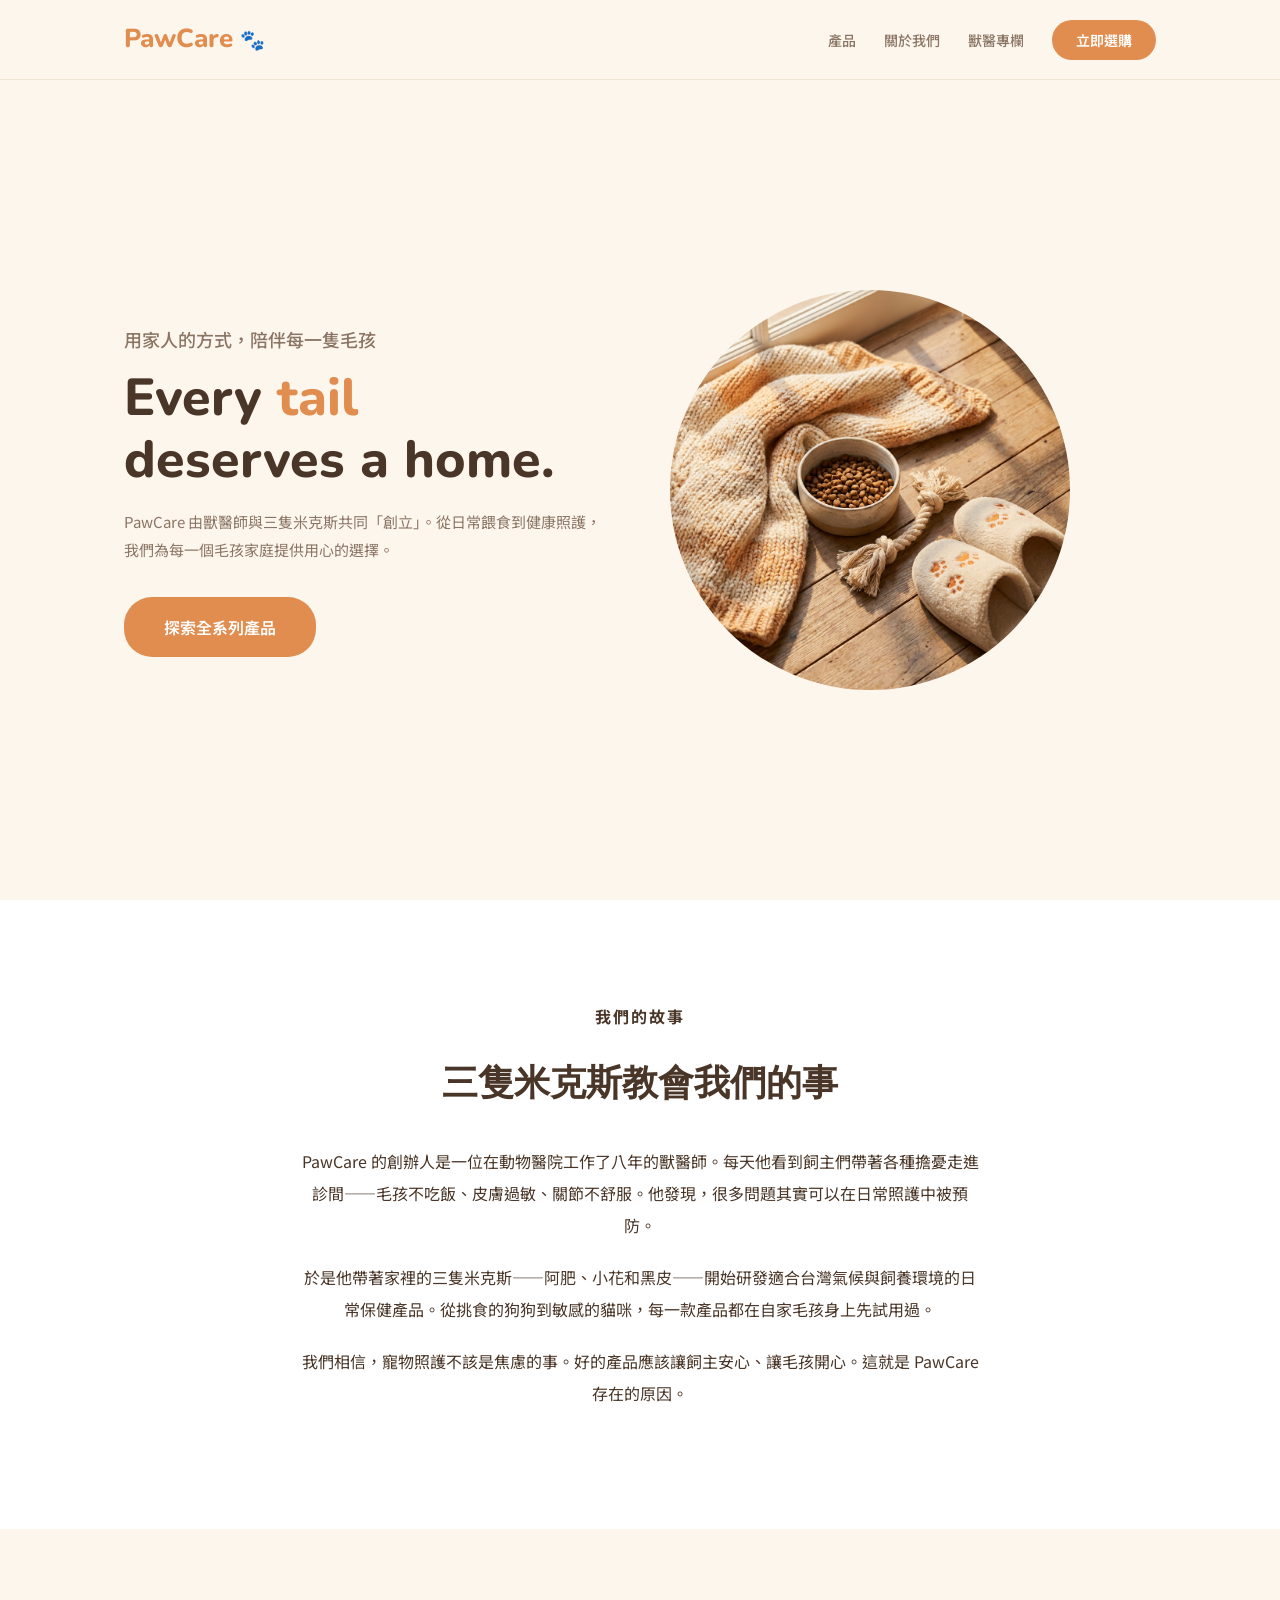
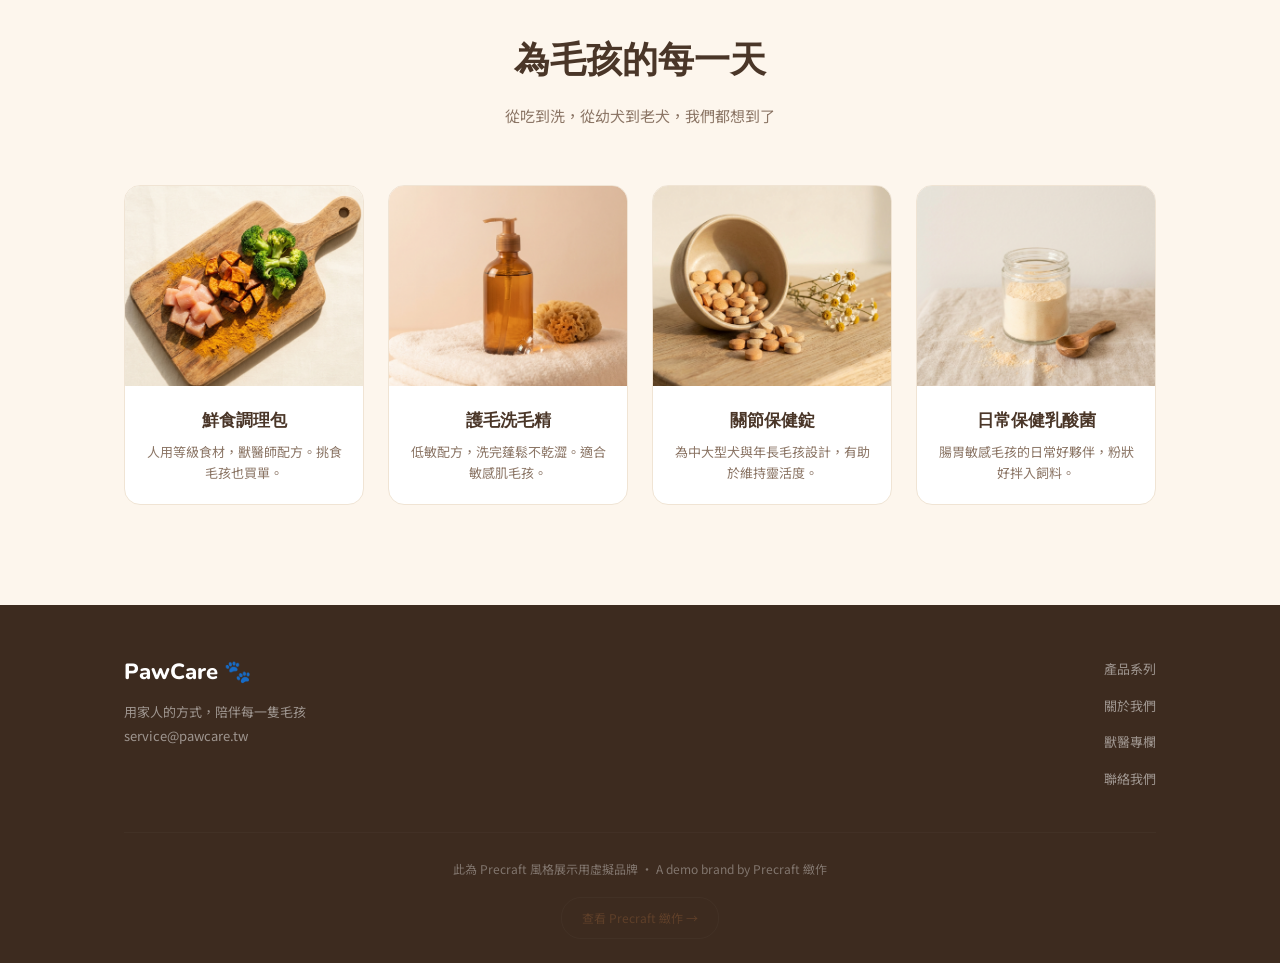
<file: preview/brands/pawcare.html>
<!DOCTYPE html>
<html lang="zh-TW">
<head>
    <meta charset="UTF-8">
    <meta name="viewport" content="width=device-width, initial-scale=1.0">
    <title>PawCare — Every tail deserves a home.</title>
    <link href="https://fonts.googleapis.com/css2?family=Nunito:wght@400;500;600;700;800&family=Noto+Sans+TC:wght@400;500;600;700&display=swap" rel="stylesheet">
    <style>
        :root {
            --color-primary: #E08D4F;
            --color-primary-dark: #C47A3D;
            --color-accent: #F4C79F;
            --color-bg: #FDF6ED;
            --color-bg-alt: #FFF0E0;
            --color-bg-white: #FFFFFF;
            --color-text: #4A3628;
            --color-text-light: #8B7565;
            --color-text-muted: #B5A08A;
            --color-border: #F0E4D4;
            --color-white: #FFFFFF;
            --color-footer-bg: #3D2B1F;
            --font-heading: 'Nunito', sans-serif;
            --font-body: 'Noto Sans TC', sans-serif;
            --transition: all 0.3s ease;
            --radius: 16px;
        }
        *, *::before, *::after { margin: 0; padding: 0; box-sizing: border-box; }
        html { scroll-behavior: smooth; }
        body { font-family: var(--font-body); color: var(--color-text); line-height: 1.8; background: var(--color-bg); -webkit-font-smoothing: antialiased; }
        a { text-decoration: none; color: inherit; }
        .container { max-width: 1080px; margin: 0 auto; padding: 0 24px; }

        /* NAV */
        .nav { position: fixed; top: 0; left: 0; right: 0; z-index: 100; background: var(--color-bg); border-bottom: 1px solid var(--color-border); }
        .nav-inner { display: flex; justify-content: space-between; align-items: center; padding: 16px 0; }
        .nav-logo { font-family: var(--font-heading); font-size: 26px; font-weight: 800; color: var(--color-primary); }
        .nav-logo span { font-size: 20px; }
        .nav-links { display: flex; gap: 28px; align-items: center; list-style: none; }
        .nav-links a { font-size: 14px; font-weight: 500; color: var(--color-text-light); transition: var(--transition); }
        .nav-links a:hover { color: var(--color-primary); }
        .nav-cta { background: var(--color-primary); color: var(--color-white) !important; padding: 10px 24px; border-radius: 24px; font-weight: 600 !important; }
        .nav-cta:hover { background: var(--color-primary-dark); }

        /* HERO */
        .hero { min-height: 100vh; display: flex; align-items: center; padding-top: 80px; background: var(--color-bg); }
        .hero-grid { display: grid; grid-template-columns: 1fr 1fr; gap: 60px; align-items: center; }
        .hero-tagline { font-family: var(--font-heading); font-size: clamp(36px, 5vw, 52px); font-weight: 800; color: var(--color-text); line-height: 1.2; margin-bottom: 16px; }
        .hero-tagline em { color: var(--color-primary); font-style: normal; }
        .hero-sub { font-size: 18px; color: var(--color-text-light); margin-bottom: 12px; font-weight: 500; }
        .hero-desc { font-size: 15px; color: var(--color-text-light); line-height: 1.9; margin-bottom: 32px; }
        .hero-btn { display: inline-block; padding: 16px 40px; background: var(--color-primary); color: var(--color-white); border-radius: 28px; font-size: 16px; font-weight: 600; transition: var(--transition); }
        .hero-btn:hover { background: var(--color-primary-dark); transform: translateY(-2px); box-shadow: 0 6px 20px rgba(224,141,79,0.3); }
        .hero-visual { aspect-ratio: 1; border-radius: 50%; overflow: hidden; max-width: 400px; }
        .hero-visual img { width: 100%; height: 100%; object-fit: cover; }

        /* ABOUT */
        .about { padding: 100px 0; background: var(--color-bg-white); }
        .about-inner { max-width: 680px; margin: 0 auto; text-align: center; }
        .about-label { font-size: 13px; font-weight: 700; letter-spacing: 2px; text-transform: uppercase; color: var(--color-primary); margin-bottom: 16px; }
        .about h2 { font-family: var(--font-heading); font-size: clamp(26px, 4vw, 36px); font-weight: 700; color: var(--color-text); margin-bottom: 28px; }
        .about p { font-size: 16px; line-height: 2; color: var(--color-text); margin-bottom: 20px; }

        /* PRODUCTS */
        .products { padding: 100px 0; background: var(--color-bg); }
        .products-header { text-align: center; margin-bottom: 56px; }
        .products-header h2 { font-family: var(--font-heading); font-size: clamp(26px, 4vw, 36px); font-weight: 700; color: var(--color-text); margin-bottom: 8px; }
        .products-header p { font-size: 15px; color: var(--color-text-light); }
        .products-grid { display: grid; grid-template-columns: repeat(4, 1fr); gap: 24px; }
        .product-card { background: var(--color-bg-white); border-radius: var(--radius); overflow: hidden; border: 1px solid var(--color-border); transition: var(--transition); text-align: center; }
        .product-card:hover { transform: translateY(-6px); box-shadow: 0 8px 24px rgba(224,141,79,0.12); }
        .product-img { height: 200px; overflow: hidden; background: var(--color-bg-alt); }
        .product-img img { width: 100%; height: 100%; object-fit: cover; }
        .product-info { padding: 20px; }
        .product-info h3 { font-family: var(--font-heading); font-size: 17px; font-weight: 700; color: var(--color-text); margin-bottom: 6px; }
        .product-info p { font-size: 13px; color: var(--color-text-light); line-height: 1.6; }

        /* FOOTER */
        .footer { background: var(--color-footer-bg); color: var(--color-white); padding: 48px 0 24px; }
        .footer-inner { display: flex; justify-content: space-between; align-items: flex-start; gap: 40px; margin-bottom: 32px; }
        .footer-brand { font-family: var(--font-heading); font-size: 22px; font-weight: 800; margin-bottom: 8px; }
        .footer-text { font-size: 13px; opacity: 0.5; line-height: 1.8; }
        .footer-links { list-style: none; }
        .footer-links li { margin-bottom: 8px; }
        .footer-links a { font-size: 13px; color: rgba(255,255,255,0.5); transition: var(--transition); }
        .footer-links a:hover { color: var(--color-primary); }
        .footer-bottom { border-top: 1px solid rgba(255,255,255,0.08); padding-top: 24px; text-align: center; font-size: 12px; opacity: 0.35; line-height: 2; }
        .precraft-badge { display: inline-block; margin-top: 16px; padding: 8px 20px; border: 1px solid rgba(255,255,255,0.15); border-radius: 20px; font-size: 12px; opacity: 0.6; }
        .precraft-badge a { color: var(--color-primary); }

        @media (max-width: 992px) {
            .hero-grid { grid-template-columns: 1fr; gap: 40px; }
            .hero-visual { max-width: 280px; margin: 0 auto; order: -1; }
            .products-grid { grid-template-columns: repeat(2, 1fr); }
            .footer-inner { flex-direction: column; }
        }
        @media (max-width: 768px) {
            .nav-links { display: none; }
            .hero { min-height: auto; padding: 120px 0 72px; }
            .products-grid { grid-template-columns: 1fr; max-width: 360px; margin: 0 auto; }
            .about, .products { padding: 72px 0; }
        }
    </style>
</head>
<body>

<nav class="nav">
    <div class="container">
        <div class="nav-inner">
            <a href="#" class="nav-logo">PawCare <span>🐾</span></a>
            <ul class="nav-links">
                <li><a href="#">產品</a></li>
                <li><a href="#">關於我們</a></li>
                <li><a href="#">獸醫專欄</a></li>
                <li><a href="#" class="nav-cta">立即選購</a></li>
            </ul>
        </div>
    </div>
</nav>

<section class="hero">
    <div class="container">
        <div class="hero-grid">
            <div>
                <p class="hero-sub">用家人的方式，陪伴每一隻毛孩</p>
                <h1 class="hero-tagline">Every <em>tail</em><br>deserves a home.</h1>
                <p class="hero-desc">PawCare 由獸醫師與三隻米克斯共同「創立」。從日常餵食到健康照護，我們為每一個毛孩家庭提供用心的選擇。</p>
                <a href="#" class="hero-btn">探索全系列產品</a>
            </div>
            <div class="hero-visual">
                <img src="assets/pawcare/hero-main.png" alt="PawCare 品牌視覺：溫暖的寵物居家場景">
            </div>
        </div>
    </div>
</section>

<section class="about">
    <div class="container">
        <div class="about-inner">
            <p class="about-label">我們的故事</p>
            <h2>三隻米克斯教會我們的事</h2>
            <p>PawCare 的創辦人是一位在動物醫院工作了八年的獸醫師。每天他看到飼主們帶著各種擔憂走進診間——毛孩不吃飯、皮膚過敏、關節不舒服。他發現，很多問題其實可以在日常照護中被預防。</p>
            <p>於是他帶著家裡的三隻米克斯——阿肥、小花和黑皮——開始研發適合台灣氣候與飼養環境的日常保健產品。從挑食的狗狗到敏感的貓咪，每一款產品都在自家毛孩身上先試用過。</p>
            <p>我們相信，寵物照護不該是焦慮的事。好的產品應該讓飼主安心、讓毛孩開心。這就是 PawCare 存在的原因。</p>
        </div>
    </div>
</section>

<section class="products">
    <div class="container">
        <div class="products-header">
            <h2>為毛孩的每一天</h2>
            <p>從吃到洗，從幼犬到老犬，我們都想到了</p>
        </div>
        <div class="products-grid">
            <div class="product-card">
                <div class="product-img"><img src="assets/pawcare/product-food.png" alt="鮮食調理包食材" loading="lazy"></div>
                <div class="product-info">
                    <h3>鮮食調理包</h3>
                    <p>人用等級食材，獸醫師配方。挑食毛孩也買單。</p>
                </div>
            </div>
            <div class="product-card">
                <div class="product-img"><img src="assets/pawcare/product-shampoo.png" alt="護毛洗毛精" loading="lazy"></div>
                <div class="product-info">
                    <h3>護毛洗毛精</h3>
                    <p>低敏配方，洗完蓬鬆不乾澀。適合敏感肌毛孩。</p>
                </div>
            </div>
            <div class="product-card">
                <div class="product-img"><img src="assets/pawcare/product-joint.png" alt="關節保健錠" loading="lazy"></div>
                <div class="product-info">
                    <h3>關節保健錠</h3>
                    <p>為中大型犬與年長毛孩設計，有助於維持靈活度。</p>
                </div>
            </div>
            <div class="product-card">
                <div class="product-img"><img src="assets/pawcare/product-probiotic.png" alt="日常保健乳酸菌" loading="lazy"></div>
                <div class="product-info">
                    <h3>日常保健乳酸菌</h3>
                    <p>腸胃敏感毛孩的日常好夥伴，粉狀好拌入飼料。</p>
                </div>
            </div>
        </div>
    </div>
</section>

<footer class="footer">
    <div class="container">
        <div class="footer-inner">
            <div>
                <div class="footer-brand">PawCare 🐾</div>
                <p class="footer-text">用家人的方式，陪伴每一隻毛孩<br>service@pawcare.tw</p>
            </div>
            <ul class="footer-links">
                <li><a href="#">產品系列</a></li>
                <li><a href="#">關於我們</a></li>
                <li><a href="#">獸醫專欄</a></li>
                <li><a href="#">聯絡我們</a></li>
            </ul>
        </div>
        <div class="footer-bottom">
            <p>此為 Precraft 風格展示用虛擬品牌 &middot; A demo brand by Precraft 緻作</p>
            <div class="precraft-badge"><a href="../../index.html">查看 Precraft 緻作 &rarr;</a></div>
        </div>
    </div>
</footer>

</body>
</html>
</file>
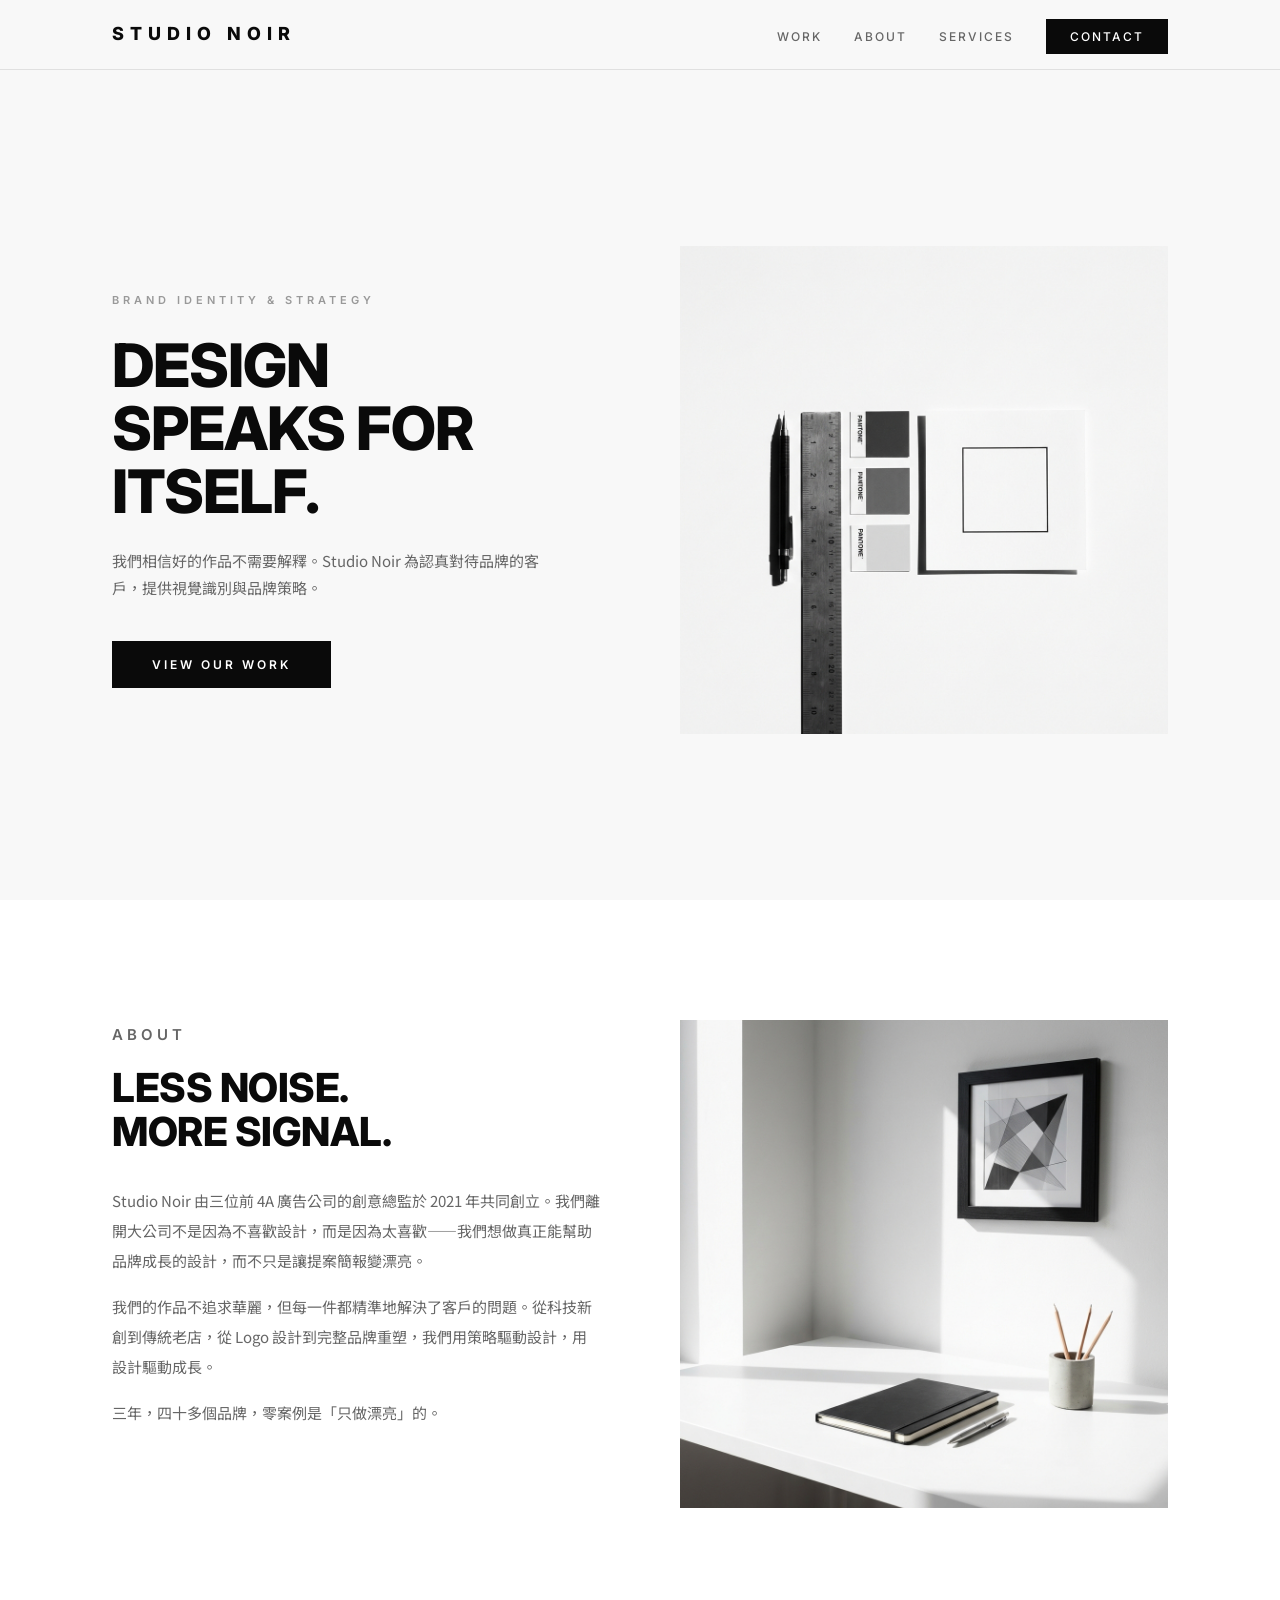
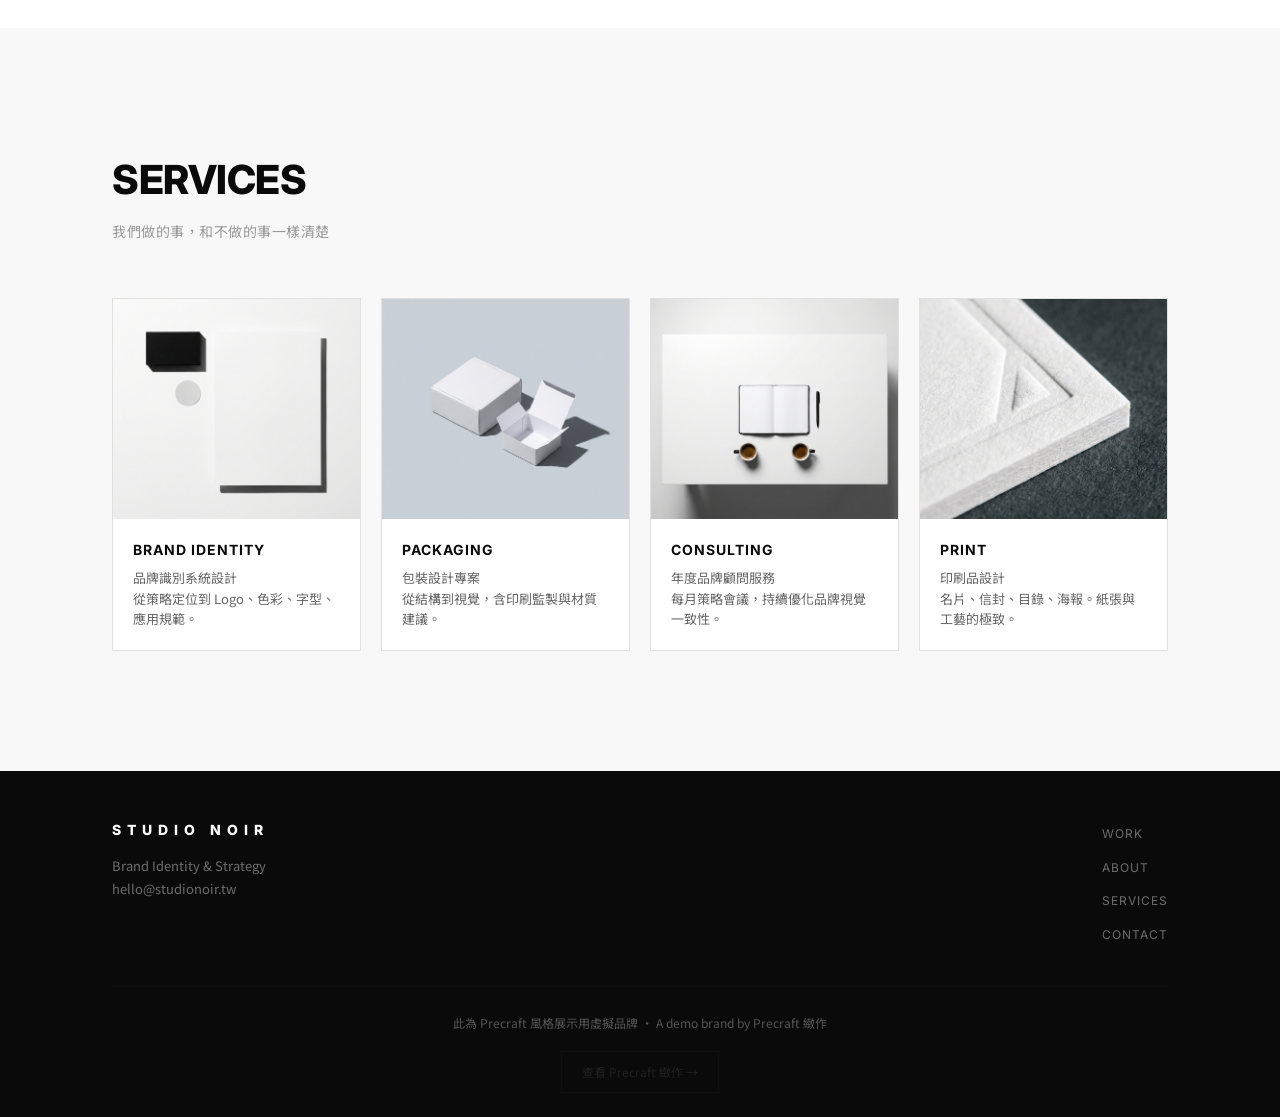
<file: preview/brands/studio-noir.html>
<!DOCTYPE html>
<html lang="zh-TW">
<head>
    <meta charset="UTF-8">
    <meta name="viewport" content="width=device-width, initial-scale=1.0">
    <title>Studio Noir — Design speaks for itself.</title>
    <link href="https://fonts.googleapis.com/css2?family=Inter:wght@300;400;500;600;700;800&family=Noto+Sans+TC:wght@400;500;700;900&display=swap" rel="stylesheet">
    <style>
        :root {
            --color-primary: #0A0A0A;
            --color-accent: #C0C0C0;
            --color-bg: #F8F8F8;
            --color-bg-alt: #EEEEEE;
            --color-bg-white: #FFFFFF;
            --color-text: #1A1A1A;
            --color-text-light: #666666;
            --color-text-muted: #999999;
            --color-border: #E0E0E0;
            --color-white: #FFFFFF;
            --color-footer-bg: #0A0A0A;
            --font-heading: 'Inter', sans-serif;
            --font-body: 'Noto Sans TC', 'Inter', sans-serif;
            --font-body-en: 'Inter', sans-serif;
            --transition: all 0.25s ease;
            --radius: 0px;
        }
        *, *::before, *::after { margin: 0; padding: 0; box-sizing: border-box; }
        html { scroll-behavior: smooth; }
        body { font-family: var(--font-body); color: var(--color-text); line-height: 1.6; background: var(--color-bg); -webkit-font-smoothing: antialiased; }
        a { text-decoration: none; color: inherit; }
        .container { max-width: 1120px; margin: 0 auto; padding: 0 32px; }

        /* NAV */
        .nav { position: fixed; top: 0; left: 0; right: 0; z-index: 100; background: var(--color-bg); border-bottom: 1px solid var(--color-border); }
        .nav-inner { display: flex; justify-content: space-between; align-items: center; padding: 20px 0; }
        .nav-logo { font-family: var(--font-heading); font-size: 18px; font-weight: 800; color: var(--color-primary); letter-spacing: 6px; text-transform: uppercase; }
        .nav-links { display: flex; gap: 32px; align-items: center; list-style: none; }
        .nav-links a { font-family: var(--font-body-en); font-size: 12px; font-weight: 500; color: var(--color-text-light); letter-spacing: 2px; text-transform: uppercase; transition: var(--transition); }
        .nav-links a:hover { color: var(--color-primary); }
        .nav-cta { background: var(--color-primary); color: var(--color-white) !important; padding: 10px 24px; }
        .nav-cta:hover { opacity: 0.8; }

        /* HERO */
        .hero { min-height: 100vh; display: flex; align-items: center; padding-top: 80px; background: var(--color-bg); }
        .hero-inner { display: grid; grid-template-columns: 1fr 1fr; gap: 80px; align-items: center; }
        .hero-label { font-family: var(--font-body-en); font-size: 11px; font-weight: 600; letter-spacing: 4px; text-transform: uppercase; color: var(--color-text-muted); margin-bottom: 24px; }
        .hero-tagline { font-family: var(--font-heading); font-size: clamp(40px, 5vw, 60px); font-weight: 800; color: var(--color-primary); line-height: 1.05; margin-bottom: 24px; letter-spacing: -1px; text-transform: uppercase; }
        .hero-desc { font-size: 15px; color: var(--color-text-light); line-height: 1.8; margin-bottom: 40px; max-width: 440px; }
        .hero-btn { display: inline-block; padding: 14px 40px; background: var(--color-primary); color: var(--color-white); font-family: var(--font-body-en); font-size: 12px; font-weight: 600; letter-spacing: 3px; text-transform: uppercase; transition: var(--transition); }
        .hero-btn:hover { opacity: 0.8; transform: translateY(-2px); }
        .hero-visual { aspect-ratio: 1; overflow: hidden; }
        .hero-visual img { width: 100%; height: 100%; object-fit: cover; }

        /* ABOUT */
        .about { padding: 120px 0; background: var(--color-bg-white); }
        .about-grid { display: grid; grid-template-columns: 1fr 1fr; gap: 80px; align-items: start; }
        .about-label { font-family: var(--font-body-en); font-size: 11px; font-weight: 600; letter-spacing: 4px; text-transform: uppercase; color: var(--color-text-muted); margin-bottom: 20px; }
        .about h2 { font-family: var(--font-heading); font-size: clamp(28px, 4vw, 40px); font-weight: 800; color: var(--color-primary); margin-bottom: 32px; letter-spacing: -0.5px; text-transform: uppercase; line-height: 1.1; }
        .about p { font-size: 15px; color: var(--color-text-light); line-height: 2; margin-bottom: 16px; }
        .about-visual { aspect-ratio: 1; overflow: hidden; }
        .about-visual img { width: 100%; height: 100%; object-fit: cover; }

        /* PRODUCTS */
        .products { padding: 120px 0; background: var(--color-bg); }
        .products-header { margin-bottom: 56px; }
        .products-header h2 { font-family: var(--font-heading); font-size: clamp(28px, 4vw, 40px); font-weight: 800; color: var(--color-primary); letter-spacing: -0.5px; text-transform: uppercase; margin-bottom: 8px; }
        .products-header p { font-size: 14px; color: var(--color-text-muted); letter-spacing: 0.5px; }
        .products-grid { display: grid; grid-template-columns: repeat(4, 1fr); gap: 20px; }
        .product-card { background: var(--color-bg-white); overflow: hidden; border: 1px solid var(--color-border); transition: var(--transition); }
        .product-card:hover { border-color: var(--color-primary); transform: translateY(-3px); }
        .product-img { height: 220px; overflow: hidden; background: var(--color-bg-alt); }
        .product-img img { width: 100%; height: 100%; object-fit: cover; }
        .product-info { padding: 20px; }
        .product-info h3 { font-family: var(--font-heading); font-size: 14px; font-weight: 700; color: var(--color-primary); margin-bottom: 6px; letter-spacing: 1px; text-transform: uppercase; }
        .product-info p { font-size: 13px; color: var(--color-text-light); line-height: 1.6; }

        /* FOOTER */
        .footer { background: var(--color-footer-bg); color: var(--color-white); padding: 48px 0 24px; }
        .footer-inner { display: flex; justify-content: space-between; align-items: flex-start; gap: 40px; margin-bottom: 32px; }
        .footer-brand { font-family: var(--font-heading); font-size: 14px; font-weight: 800; letter-spacing: 6px; text-transform: uppercase; margin-bottom: 12px; }
        .footer-text { font-size: 13px; opacity: 0.4; line-height: 1.8; }
        .footer-links { list-style: none; }
        .footer-links li { margin-bottom: 8px; }
        .footer-links a { font-family: var(--font-body-en); font-size: 12px; color: rgba(255,255,255,0.4); letter-spacing: 1px; text-transform: uppercase; transition: var(--transition); }
        .footer-links a:hover { color: var(--color-white); }
        .footer-bottom { border-top: 1px solid rgba(255,255,255,0.08); padding-top: 24px; text-align: center; font-size: 12px; opacity: 0.3; line-height: 2; }
        .precraft-badge { display: inline-block; margin-top: 16px; padding: 8px 20px; border: 1px solid rgba(255,255,255,0.15); font-size: 12px; opacity: 0.5; }
        .precraft-badge a { color: rgba(255,255,255,0.6); }

        @media (max-width: 992px) {
            .hero-inner { grid-template-columns: 1fr; gap: 48px; }
            .hero-visual { max-width: 480px; order: -1; }
            .about-grid { grid-template-columns: 1fr; gap: 48px; }
            .about-visual { max-width: 480px; order: -1; }
            .products-grid { grid-template-columns: repeat(2, 1fr); }
            .footer-inner { flex-direction: column; }
        }
        @media (max-width: 768px) {
            .nav-links { display: none; }
            .hero { min-height: auto; padding: 120px 0 80px; }
            .products-grid { grid-template-columns: 1fr; max-width: 400px; }
            .about, .products { padding: 80px 0; }
            .container { padding: 0 20px; }
        }
    </style>
</head>
<body>

<nav class="nav">
    <div class="container">
        <div class="nav-inner">
            <a href="#" class="nav-logo">Studio Noir</a>
            <ul class="nav-links">
                <li><a href="#">Work</a></li>
                <li><a href="#">About</a></li>
                <li><a href="#">Services</a></li>
                <li><a href="#" class="nav-cta">Contact</a></li>
            </ul>
        </div>
    </div>
</nav>

<section class="hero">
    <div class="container">
        <div class="hero-inner">
            <div>
                <p class="hero-label">Brand Identity &amp; Strategy</p>
                <h1 class="hero-tagline">Design<br>speaks for<br>itself.</h1>
                <p class="hero-desc">我們相信好的作品不需要解釋。Studio Noir 為認真對待品牌的客戶，提供視覺識別與品牌策略。</p>
                <a href="#" class="hero-btn">View Our Work</a>
            </div>
            <div class="hero-visual">
                <img src="assets/studio-noir/hero-main.png" alt="Studio Noir 品牌視覺：極簡設計工具">
            </div>
        </div>
    </div>
</section>

<section class="about">
    <div class="container">
        <div class="about-grid">
            <div>
                <p class="about-label">About</p>
                <h2>Less noise.<br>More signal.</h2>
                <p>Studio Noir 由三位前 4A 廣告公司的創意總監於 2021 年共同創立。我們離開大公司不是因為不喜歡設計，而是因為太喜歡——我們想做真正能幫助品牌成長的設計，而不只是讓提案簡報變漂亮。</p>
                <p>我們的作品不追求華麗，但每一件都精準地解決了客戶的問題。從科技新創到傳統老店，從 Logo 設計到完整品牌重塑，我們用策略驅動設計，用設計驅動成長。</p>
                <p>三年，四十多個品牌，零案例是「只做漂亮」的。</p>
            </div>
            <div class="about-visual">
                <img src="assets/studio-noir/about-workspace.png" alt="Studio Noir 工作空間" loading="lazy">
            </div>
        </div>
    </div>
</section>

<section class="products">
    <div class="container">
        <div class="products-header">
            <h2>Services</h2>
            <p>我們做的事，和不做的事一樣清楚</p>
        </div>
        <div class="products-grid">
            <div class="product-card">
                <div class="product-img"><img src="assets/studio-noir/product-identity.png" alt="品牌識別系統設計" loading="lazy"></div>
                <div class="product-info">
                    <h3>Brand Identity</h3>
                    <p>品牌識別系統設計<br>從策略定位到 Logo、色彩、字型、應用規範。</p>
                </div>
            </div>
            <div class="product-card">
                <div class="product-img"><img src="assets/studio-noir/product-packaging.png" alt="包裝設計專案" loading="lazy"></div>
                <div class="product-info">
                    <h3>Packaging</h3>
                    <p>包裝設計專案<br>從結構到視覺，含印刷監製與材質建議。</p>
                </div>
            </div>
            <div class="product-card">
                <div class="product-img"><img src="assets/studio-noir/product-consulting.png" alt="年度品牌顧問服務" loading="lazy"></div>
                <div class="product-info">
                    <h3>Consulting</h3>
                    <p>年度品牌顧問服務<br>每月策略會議，持續優化品牌視覺一致性。</p>
                </div>
            </div>
            <div class="product-card">
                <div class="product-img"><img src="assets/studio-noir/product-print.png" alt="印刷品設計" loading="lazy"></div>
                <div class="product-info">
                    <h3>Print</h3>
                    <p>印刷品設計<br>名片、信封、目錄、海報。紙張與工藝的極致。</p>
                </div>
            </div>
        </div>
    </div>
</section>

<footer class="footer">
    <div class="container">
        <div class="footer-inner">
            <div>
                <div class="footer-brand">Studio Noir</div>
                <p class="footer-text">Brand Identity &amp; Strategy<br>hello@studionoir.tw</p>
            </div>
            <ul class="footer-links">
                <li><a href="#">Work</a></li>
                <li><a href="#">About</a></li>
                <li><a href="#">Services</a></li>
                <li><a href="#">Contact</a></li>
            </ul>
        </div>
        <div class="footer-bottom">
            <p>此為 Precraft 風格展示用虛擬品牌 &middot; A demo brand by Precraft 緻作</p>
            <div class="precraft-badge"><a href="../../index.html">查看 Precraft 緻作 &rarr;</a></div>
        </div>
    </div>
</footer>

</body>
</html>
</file>
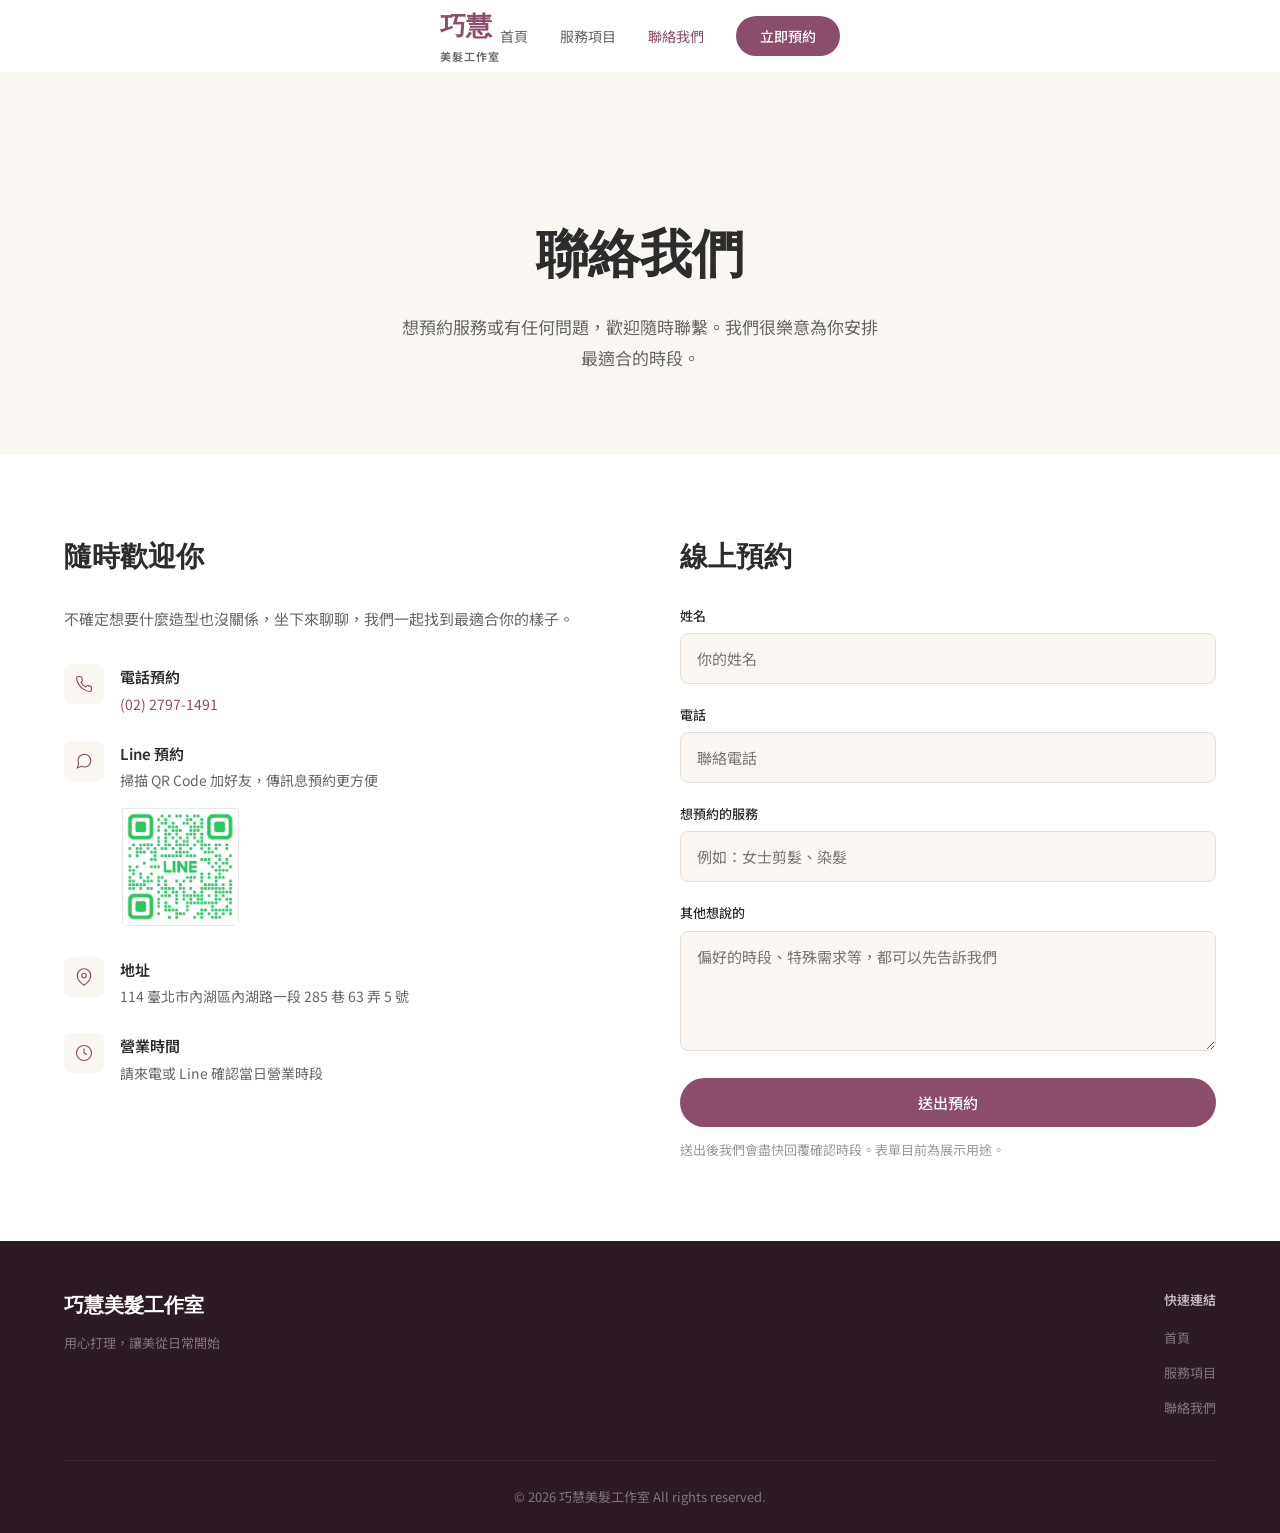
<file: preview/brands/chiao-hui/contact.html>
<!DOCTYPE html>
<html lang="zh-TW">
<head>
<meta charset="UTF-8">
<meta name="viewport" content="width=device-width, initial-scale=1.0">
<title>聯絡我們 — 巧慧美髮工作室</title>
<link rel="preconnect" href="https://fonts.googleapis.com">
<link rel="preconnect" href="https://fonts.gstatic.com" crossorigin>
<link href="https://fonts.googleapis.com/css2?family=Cormorant+Garamond:wght@400;500;600;700&family=Noto+Sans+TC:wght@300;400;500;600;700&display=swap" rel="stylesheet">
<style>
:root {
    --primary: #8B4D6B;
    --primary-dark: #6E3A54;
    --accent: #C9A84C;
    --bg: #FFFFFF;
    --bg-alt: #FAF7F2;
    --text: #2C2C2C;
    --text-light: #666666;
    --text-muted: #999999;
    --border: #E8E0D8;
    --white: #FFFFFF;
    --footer-bg: #2C1A24;
    --font-display: 'Cormorant Garamond', serif;
    --font-body: 'Noto Sans TC', sans-serif;
    --transition: all 0.3s ease;
    --radius: 8px;
    --container: 1200px;
}
*, *::before, *::after { margin: 0; padding: 0; box-sizing: border-box; }
html { scroll-behavior: smooth; }
body { font-family: var(--font-body); color: var(--text); line-height: 1.7; background: var(--bg); -webkit-font-smoothing: antialiased; }
a { text-decoration: none; color: inherit; }
.container { max-width: var(--container); margin: 0 auto; padding: 0 24px; }
.nav { position: sticky; top: 0; z-index: 100; background: var(--bg); border-bottom: 1px solid transparent; transition: var(--transition); height: 72px; display: flex; align-items: center; }
.nav.scrolled { border-bottom-color: var(--border); box-shadow: 0 1px 3px rgba(0,0,0,0.04); }
.nav-inner { display: flex; justify-content: space-between; align-items: center; }
.nav-logo { font-family: var(--font-display); font-size: 26px; font-weight: 600; color: var(--primary); }
.nav-logo small { font-family: var(--font-body); font-size: 11px; color: var(--text-light); display: block; letter-spacing: 1px; margin-top: -2px; }
.nav-menu { display: flex; list-style: none; gap: 32px; align-items: center; }
.nav-menu a { font-size: 14px; color: var(--text-light); transition: var(--transition); }
.nav-menu a:hover, .nav-menu a.active { color: var(--primary); }
.nav-cta { background: var(--primary); color: var(--white) !important; padding: 10px 24px; border-radius: 24px; font-weight: 500; }
.nav-cta:hover { background: var(--primary-dark); }
.menu-toggle { display: none; background: none; border: none; cursor: pointer; flex-direction: column; gap: 5px; }
.menu-toggle span { width: 22px; height: 2px; background: var(--primary); }

.page-hero { padding: 140px 0 80px; background: var(--bg-alt); text-align: center; }
.page-hero h1 { font-family: var(--font-display); font-size: clamp(36px, 5vw, 52px); font-weight: 600; color: var(--text); margin-bottom: 12px; }
.page-hero p { font-size: 17px; color: var(--text-light); max-width: 480px; margin: 0 auto; line-height: 1.8; }

.contact-section { padding: 80px 0; }
.contact-layout { display: grid; grid-template-columns: 1fr 1fr; gap: 80px; align-items: start; }

.contact-info h2 { font-family: var(--font-display); font-size: 28px; font-weight: 600; color: var(--text); margin-bottom: 24px; }
.contact-info p { font-size: 15px; color: var(--text-light); line-height: 1.8; margin-bottom: 32px; }
.info-item { display: flex; gap: 16px; align-items: flex-start; margin-bottom: 24px; }
.info-icon { width: 40px; height: 40px; background: var(--bg-alt); border-radius: var(--radius); display: flex; align-items: center; justify-content: center; color: var(--primary); flex-shrink: 0; }
.info-text h4 { font-size: 15px; font-weight: 600; color: var(--text); margin-bottom: 2px; }
.info-text p { font-size: 14px; color: var(--text-light); margin: 0; }

.contact-form h2 { font-family: var(--font-display); font-size: 28px; font-weight: 600; color: var(--text); margin-bottom: 24px; }
.form-group { margin-bottom: 20px; }
.form-group label { display: block; font-size: 13px; font-weight: 500; color: var(--text); margin-bottom: 6px; }
.form-group input, .form-group textarea {
    width: 100%; padding: 14px 16px;
    border: 1px solid var(--border); border-radius: var(--radius);
    background: var(--bg-alt); font-family: var(--font-body);
    font-size: 15px; color: var(--text); transition: var(--transition);
}
.form-group input:focus, .form-group textarea:focus {
    outline: none; border-color: var(--primary);
    box-shadow: 0 0 0 3px rgba(139,77,107,0.1);
}
.form-group textarea { resize: vertical; min-height: 120px; }
.btn { display: inline-flex; align-items: center; gap: 8px; padding: 14px 32px; font-size: 15px; font-weight: 500; border-radius: 28px; transition: var(--transition); cursor: pointer; border: none; font-family: var(--font-body); }
.btn-primary { background: var(--primary); color: var(--white); }
.btn-primary:hover { background: var(--primary-dark); }
.form-note { font-size: 13px; color: var(--text-muted); margin-top: 12px; line-height: 1.7; }

.footer { background: var(--footer-bg); color: var(--white); padding: 48px 0 24px; }
.footer-inner { display: flex; justify-content: space-between; align-items: flex-start; gap: 40px; margin-bottom: 32px; flex-wrap: wrap; }
.footer-brand { font-family: var(--font-display); font-size: 20px; font-weight: 600; margin-bottom: 8px; }
.footer p { font-size: 13px; color: rgba(255,255,255,0.4); line-height: 1.8; }
.footer ul { list-style: none; }
.footer li { margin-bottom: 8px; }
.footer a { font-size: 13px; color: rgba(255,255,255,0.4); transition: var(--transition); }
.footer a:hover { color: var(--accent); }
.footer h4 { font-size: 13px; font-weight: 600; color: rgba(255,255,255,0.7); margin-bottom: 12px; }
.footer-bottom { padding-top: 24px; border-top: 1px solid rgba(255,255,255,0.06); text-align: center; font-size: 12px; color: rgba(255,255,255,0.25); }

@media (max-width: 768px) {
    .nav-menu { position: fixed; top: 72px; left: -100%; width: 100%; height: calc(100vh - 72px); background: var(--bg); flex-direction: column; padding: 40px; transition: var(--transition); gap: 0; z-index: 999; }
    .nav-menu.active { left: 0; }
    .nav-menu a { display: block; padding: 16px 0; font-size: 16px; border-bottom: 1px solid var(--border); }
    .nav-cta { margin-top: 16px; text-align: center; display: block; }
    .menu-toggle { display: flex; }
    .page-hero { padding: 110px 0 60px; }
    .contact-layout { grid-template-columns: 1fr; gap: 48px; }
    .footer-inner { flex-direction: column; }
}
</style>
</head>
<body>

<nav class="nav" id="nav">
    <div class="container">
        <div class="nav-inner">
            <a href="index.html" class="nav-logo">巧慧<small>美髮工作室</small></a>
            <button class="menu-toggle" id="menuToggle" aria-label="選單"><span></span><span></span><span></span></button>
            <ul class="nav-menu" id="navMenu">
                <li><a href="index.html">首頁</a></li>
                <li><a href="products.html">服務項目</a></li>
                <li><a href="contact.html" class="active">聯絡我們</a></li>
                <li><a href="contact.html" class="nav-cta">立即預約</a></li>
            </ul>
        </div>
    </div>
</nav>

<section class="page-hero">
    <div class="container">
        <h1>聯絡我們</h1>
        <p>想預約服務或有任何問題，歡迎隨時聯繫。我們很樂意為你安排最適合的時段。</p>
    </div>
</section>

<section class="contact-section">
    <div class="container">
        <div class="contact-layout">
            <div class="contact-info">
                <h2>隨時歡迎你</h2>
                <p>不確定想要什麼造型也沒關係，坐下來聊聊，我們一起找到最適合你的樣子。</p>

                <div class="info-item">
                    <div class="info-icon">
                        <svg width="18" height="18" viewBox="0 0 24 24" fill="none" stroke="currentColor" stroke-width="1.5"><path d="M22 16.92v3a2 2 0 0 1-2.18 2 19.79 19.79 0 0 1-8.63-3.07 19.5 19.5 0 0 1-6-6 19.79 19.79 0 0 1-3.07-8.67A2 2 0 0 1 4.11 2h3a2 2 0 0 1 2 1.72c.12.96.36 1.9.7 2.81a2 2 0 0 1-.45 2.11L8.09 9.91a16 16 0 0 0 6 6l1.27-1.27a2 2 0 0 1 2.11-.45c.91.34 1.85.58 2.81.7A2 2 0 0 1 22 16.92z"/></svg>
                    </div>
                    <div class="info-text">
                        <h4>電話預約</h4>
                        <p><a href="tel:0227971491" style="color:var(--primary);">(02) 2797-1491</a></p>
                    </div>
                </div>

                <div class="info-item">
                    <div class="info-icon">
                        <svg width="18" height="18" viewBox="0 0 24 24" fill="none" stroke="currentColor" stroke-width="1.5"><path d="M21 11.5a8.38 8.38 0 0 1-.9 3.8 8.5 8.5 0 0 1-7.6 4.7 8.38 8.38 0 0 1-3.8-.9L3 21l1.9-5.7a8.38 8.38 0 0 1-.9-3.8 8.5 8.5 0 0 1 4.7-7.6 8.38 8.38 0 0 1 3.8-.9h.5a8.48 8.48 0 0 1 8 8v.5z"/></svg>
                    </div>
                    <div class="info-text">
                        <h4>Line 預約</h4>
                        <p>掃描 QR Code 加好友，傳訊息預約更方便</p>
                        <img src="images/line-qr.png" alt="巧慧美髮 Line QR Code" style="width:120px;height:120px;margin-top:12px;border-radius:8px;" loading="lazy">
                    </div>
                </div>

                <div class="info-item">
                    <div class="info-icon">
                        <svg width="18" height="18" viewBox="0 0 24 24" fill="none" stroke="currentColor" stroke-width="1.5"><path d="M21 10c0 7-9 13-9 13s-9-6-9-13a9 9 0 0 1 18 0z"/><circle cx="12" cy="10" r="3"/></svg>
                    </div>
                    <div class="info-text">
                        <h4>地址</h4>
                        <p>114 臺北市內湖區內湖路一段 285 巷 63 弄 5 號</p>
                    </div>
                </div>

                <div class="info-item">
                    <div class="info-icon">
                        <svg width="18" height="18" viewBox="0 0 24 24" fill="none" stroke="currentColor" stroke-width="1.5"><circle cx="12" cy="12" r="10"/><polyline points="12 6 12 12 16 14"/></svg>
                    </div>
                    <div class="info-text">
                        <h4>營業時間</h4>
                        <p>請來電或 Line 確認當日營業時段</p>
                    </div>
                </div>
            </div>

            <div class="contact-form">
                <h2>線上預約</h2>
                <form onsubmit="return false;">
                    <div class="form-group">
                        <label for="name">姓名</label>
                        <input type="text" id="name" placeholder="你的姓名">
                    </div>
                    <div class="form-group">
                        <label for="phone">電話</label>
                        <input type="tel" id="phone" placeholder="聯絡電話">
                    </div>
                    <div class="form-group">
                        <label for="service">想預約的服務</label>
                        <input type="text" id="service" placeholder="例如：女士剪髮、染髮">
                    </div>
                    <div class="form-group">
                        <label for="message">其他想說的</label>
                        <textarea id="message" placeholder="偏好的時段、特殊需求等，都可以先告訴我們"></textarea>
                    </div>
                    <button type="submit" class="btn btn-primary" style="width:100%;justify-content:center;">送出預約</button>
                    <p class="form-note">送出後我們會盡快回覆確認時段。表單目前為展示用途。</p>
                </form>
            </div>
        </div>
    </div>
</section>

<footer class="footer">
    <div class="container">
        <div class="footer-inner">
            <div>
                <div class="footer-brand">巧慧美髮工作室</div>
                <p>用心打理，讓美從日常開始</p>
            </div>
            <div>
                <h4>快速連結</h4>
                <ul>
                    <li><a href="index.html">首頁</a></li>
                    <li><a href="products.html">服務項目</a></li>
                    <li><a href="contact.html">聯絡我們</a></li>
                </ul>
            </div>
        </div>
        <div class="footer-bottom">
            <p>&copy; 2026 巧慧美髮工作室 All rights reserved.</p>
        </div>
    </div>
</footer>

<script>
const nav=document.getElementById('nav');window.addEventListener('scroll',()=>nav.classList.toggle('scrolled',window.scrollY>10));
const t=document.getElementById('menuToggle'),m=document.getElementById('navMenu');if(t&&m){t.addEventListener('click',()=>m.classList.toggle('active'));}
document.querySelectorAll('.nav-menu a').forEach(a=>a.addEventListener('click',()=>m.classList.remove('active')));
</script>
</body>
</html>
</file>
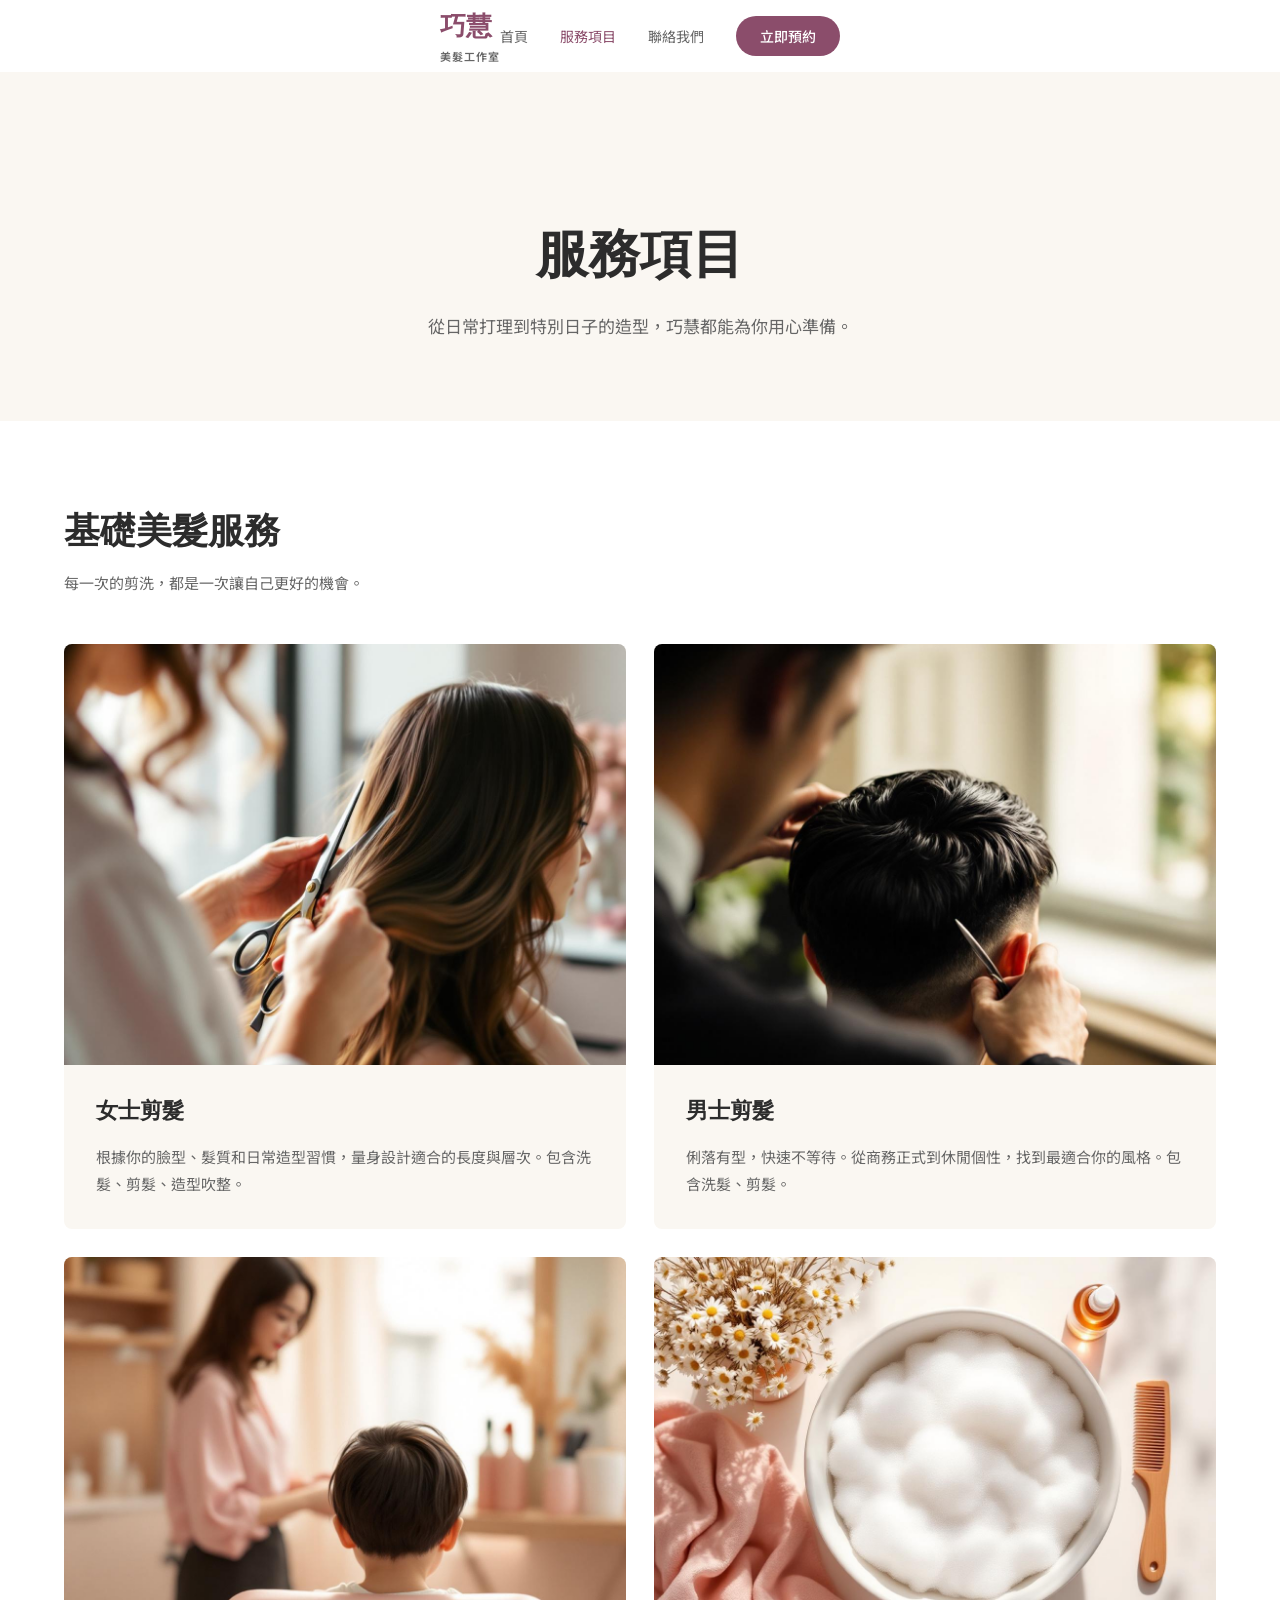
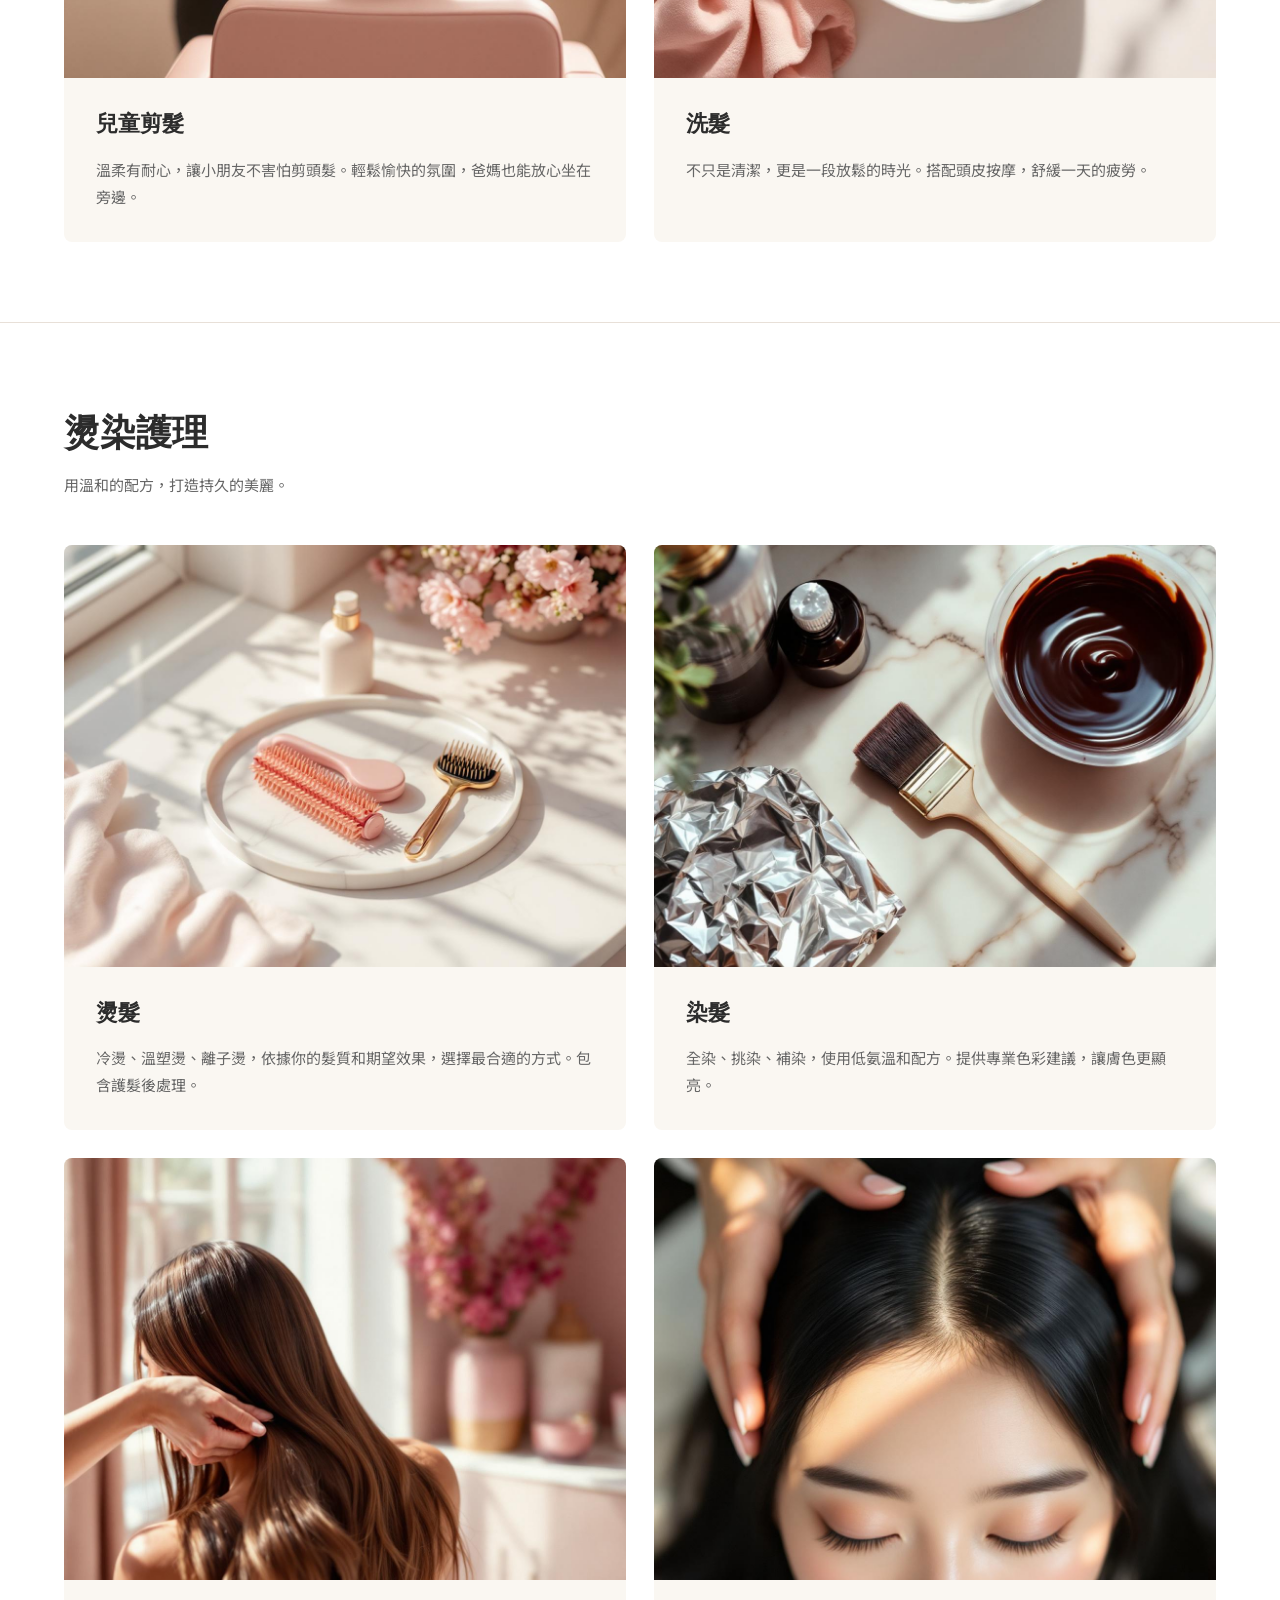
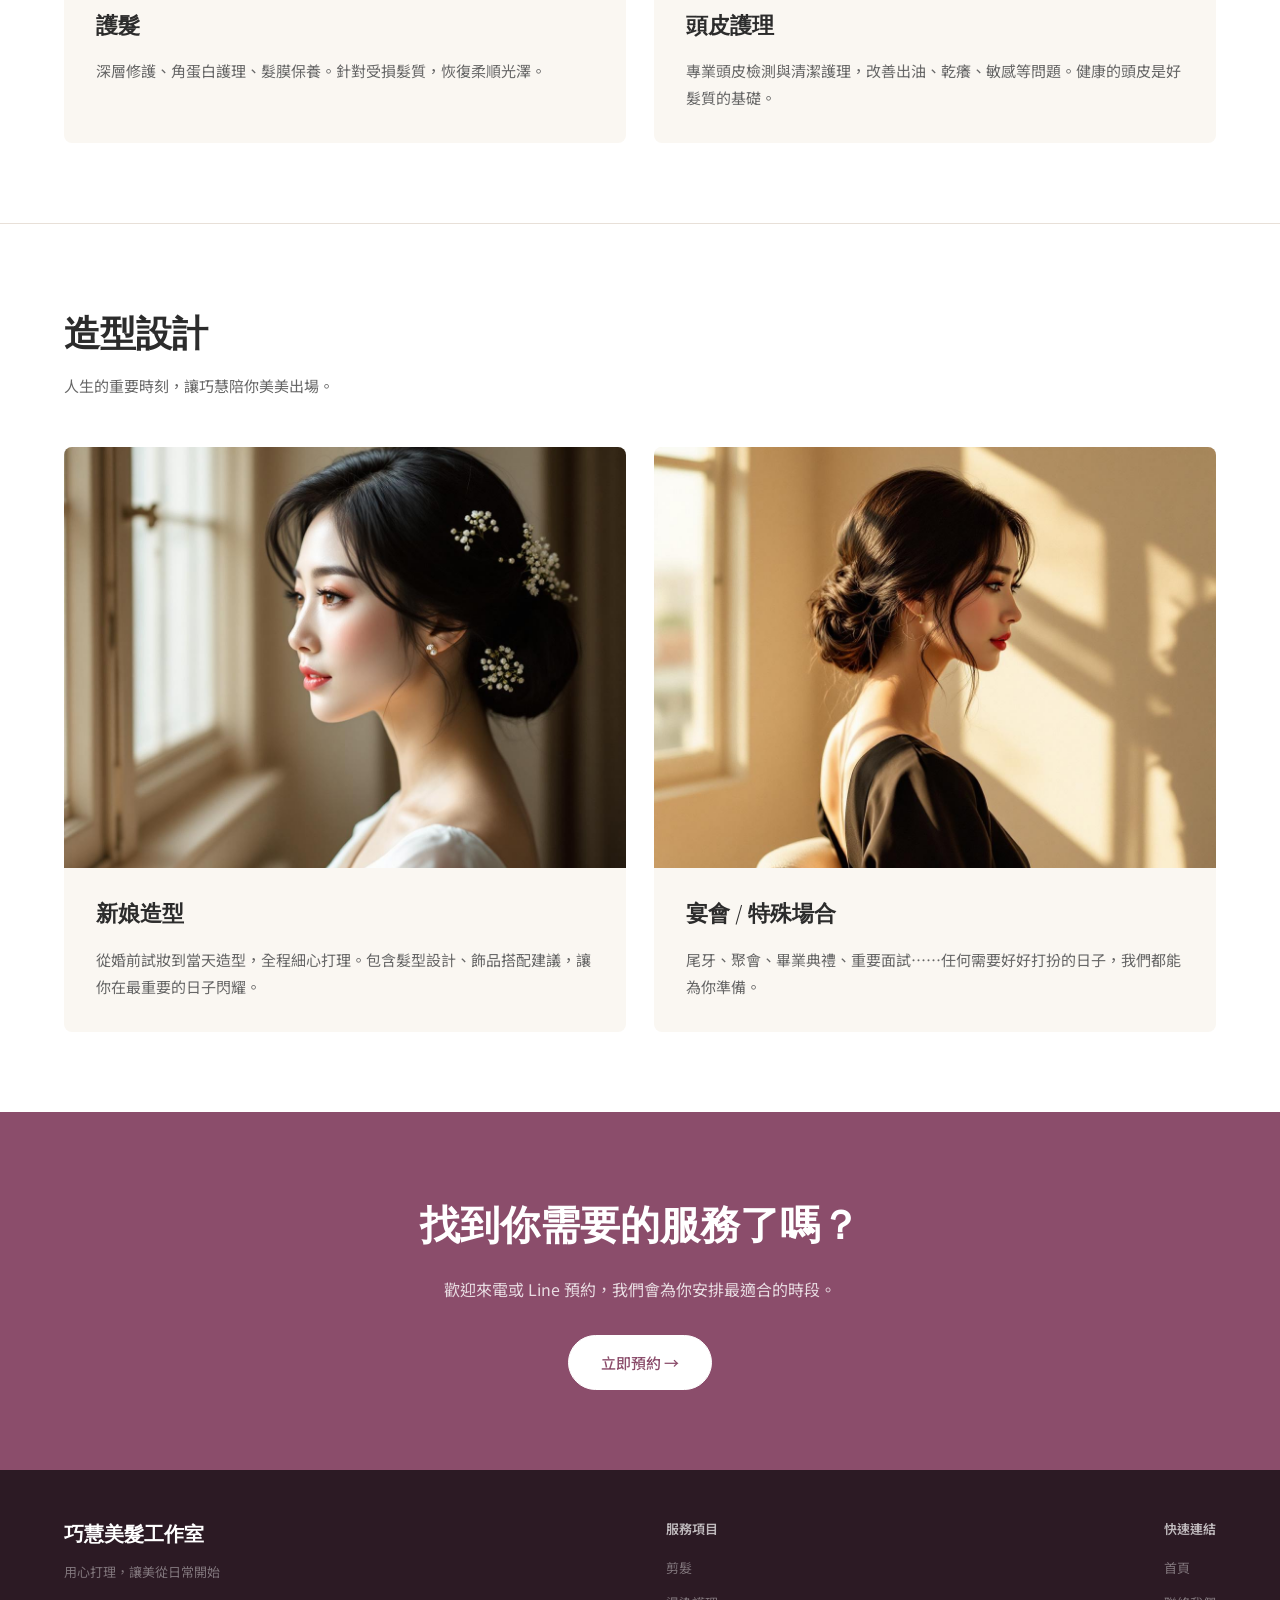
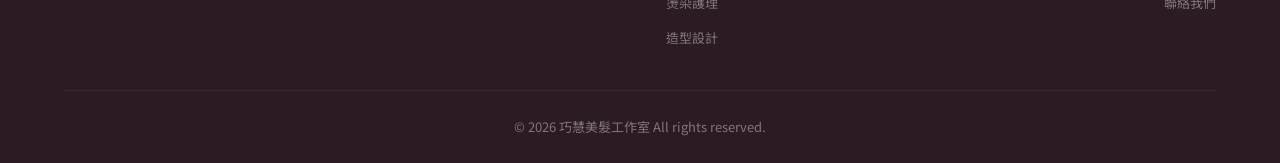
<file: preview/brands/chiao-hui/products.html>
<!DOCTYPE html>
<html lang="zh-TW">
<head>
<meta charset="UTF-8">
<meta name="viewport" content="width=device-width, initial-scale=1.0">
<title>服務項目 — 巧慧美髮工作室</title>
<link rel="preconnect" href="https://fonts.googleapis.com">
<link rel="preconnect" href="https://fonts.gstatic.com" crossorigin>
<link href="https://fonts.googleapis.com/css2?family=Cormorant+Garamond:wght@400;500;600;700&family=Noto+Sans+TC:wght@300;400;500;600;700&family=Noto+Serif+TC:wght@400;500;600&display=swap" rel="stylesheet">
<style>
:root {
    --primary: #8B4D6B;
    --primary-dark: #6E3A54;
    --primary-light: #A8668A;
    --accent: #C9A84C;
    --bg: #FFFFFF;
    --bg-alt: #FAF7F2;
    --bg-warm: #F5F0EA;
    --text: #2C2C2C;
    --text-light: #666666;
    --text-muted: #999999;
    --border: #E8E0D8;
    --white: #FFFFFF;
    --footer-bg: #2C1A24;
    --font-display: 'Cormorant Garamond', serif;
    --font-body: 'Noto Sans TC', sans-serif;
    --font-serif: 'Noto Serif TC', serif;
    --transition: all 0.3s ease;
    --radius: 8px;
    --container: 1200px;
}
*, *::before, *::after { margin: 0; padding: 0; box-sizing: border-box; }
html { scroll-behavior: smooth; }
body { font-family: var(--font-body); color: var(--text); line-height: 1.7; background: var(--bg); -webkit-font-smoothing: antialiased; }
a { text-decoration: none; color: inherit; }
.container { max-width: var(--container); margin: 0 auto; padding: 0 24px; }
.nav { position: sticky; top: 0; z-index: 100; background: var(--bg); border-bottom: 1px solid transparent; transition: var(--transition); height: 72px; display: flex; align-items: center; }
.nav.scrolled { border-bottom-color: var(--border); box-shadow: 0 1px 3px rgba(0,0,0,0.04); }
.nav-inner { display: flex; justify-content: space-between; align-items: center; }
.nav-logo { font-family: var(--font-display); font-size: 26px; font-weight: 600; color: var(--primary); }
.nav-logo small { font-family: var(--font-body); font-size: 11px; color: var(--text-light); display: block; letter-spacing: 1px; margin-top: -2px; }
.nav-menu { display: flex; list-style: none; gap: 32px; align-items: center; }
.nav-menu a { font-size: 14px; color: var(--text-light); transition: var(--transition); }
.nav-menu a:hover, .nav-menu a.active { color: var(--primary); }
.nav-cta { background: var(--primary); color: var(--white) !important; padding: 10px 24px; border-radius: 24px; font-weight: 500; }
.nav-cta:hover { background: var(--primary-dark); }
.menu-toggle { display: none; background: none; border: none; cursor: pointer; flex-direction: column; gap: 5px; }
.menu-toggle span { width: 22px; height: 2px; background: var(--primary); }

/* PAGE HERO */
.page-hero { padding: 140px 0 80px; background: var(--bg-alt); text-align: center; }
.page-hero h1 { font-family: var(--font-display); font-size: clamp(36px, 5vw, 52px); font-weight: 600; color: var(--text); margin-bottom: 12px; }
.page-hero p { font-size: 17px; color: var(--text-light); }

/* SERVICE GROUPS */
.service-group { padding: 80px 0; }
.service-group + .service-group { border-top: 1px solid var(--border); }
.sg-header { margin-bottom: 48px; }
.sg-header h2 { font-family: var(--font-display); font-size: clamp(28px, 4vw, 36px); font-weight: 600; color: var(--text); margin-bottom: 8px; }
.sg-header p { font-size: 15px; color: var(--text-light); }
.sg-grid { display: grid; grid-template-columns: repeat(2, 1fr); gap: 28px; }
.sg-card { background: var(--bg-alt); border-radius: var(--radius); transition: var(--transition); overflow: hidden; display: flex; flex-direction: column; }
.sg-card:hover { box-shadow: 0 6px 24px rgba(139,77,107,0.12); transform: translateY(-2px); }
.sg-card-img { aspect-ratio: 4/3; overflow: hidden; background: var(--bg-warm); }
.sg-card-img img { width: 100%; height: 100%; object-fit: cover; transition: transform 0.6s ease; }
.sg-card:hover .sg-card-img img { transform: scale(1.05); }
.sg-card-body { padding: 28px 32px 32px; }
.sg-card h3 { font-family: var(--font-display); font-size: 22px; font-weight: 600; color: var(--text); margin-bottom: 12px; }
.sg-card p { font-size: 15px; color: var(--text-light); line-height: 1.8; }

/* CTA */
.cta { padding: 80px 0; background: var(--primary); text-align: center; }
.cta h2 { font-family: var(--font-display); font-size: clamp(28px, 4vw, 40px); font-weight: 600; color: var(--white); margin-bottom: 16px; }
.cta p { font-size: 16px; color: rgba(255,255,255,0.8); margin-bottom: 32px; }
.btn { display: inline-flex; align-items: center; gap: 8px; padding: 14px 32px; font-size: 15px; font-weight: 500; border-radius: 28px; transition: var(--transition); cursor: pointer; border: 1.5px solid transparent; font-family: var(--font-body); }
.cta .btn { background: var(--white); color: var(--primary); border-color: var(--white); }
.cta .btn:hover { background: rgba(255,255,255,0.9); }

/* FOOTER */
.footer { background: var(--footer-bg); color: var(--white); padding: 48px 0 24px; }
.footer-inner { display: flex; justify-content: space-between; align-items: flex-start; gap: 40px; margin-bottom: 32px; flex-wrap: wrap; }
.footer-brand { font-family: var(--font-display); font-size: 20px; font-weight: 600; margin-bottom: 8px; }
.footer p { font-size: 13px; color: rgba(255,255,255,0.4); line-height: 1.8; }
.footer ul { list-style: none; }
.footer li { margin-bottom: 8px; }
.footer a { font-size: 13px; color: rgba(255,255,255,0.4); transition: var(--transition); }
.footer a:hover { color: var(--accent); }
.footer h4 { font-size: 13px; font-weight: 600; color: rgba(255,255,255,0.7); margin-bottom: 12px; }
.footer-bottom { padding-top: 24px; border-top: 1px solid rgba(255,255,255,0.06); text-align: center; font-size: 12px; color: rgba(255,255,255,0.25); }

@media (max-width: 768px) {
    .nav-menu { position: fixed; top: 72px; left: -100%; width: 100%; height: calc(100vh - 72px); background: var(--bg); flex-direction: column; padding: 40px; transition: var(--transition); gap: 0; z-index: 999; }
    .nav-menu.active { left: 0; }
    .nav-menu a { display: block; padding: 16px 0; font-size: 16px; border-bottom: 1px solid var(--border); }
    .nav-cta { margin-top: 16px; text-align: center; display: block; }
    .menu-toggle { display: flex; }
    .page-hero { padding: 110px 0 60px; }
    .sg-grid { grid-template-columns: 1fr; }
    .footer-inner { flex-direction: column; }
}
</style>
</head>
<body>

<nav class="nav" id="nav">
    <div class="container">
        <div class="nav-inner">
            <a href="index.html" class="nav-logo">巧慧<small>美髮工作室</small></a>
            <button class="menu-toggle" id="menuToggle" aria-label="選單"><span></span><span></span><span></span></button>
            <ul class="nav-menu" id="navMenu">
                <li><a href="index.html">首頁</a></li>
                <li><a href="products.html" class="active">服務項目</a></li>
                <li><a href="contact.html">聯絡我們</a></li>
                <li><a href="contact.html" class="nav-cta">立即預約</a></li>
            </ul>
        </div>
    </div>
</nav>

<section class="page-hero">
    <div class="container">
        <h1>服務項目</h1>
        <p>從日常打理到特別日子的造型，巧慧都能為你用心準備。</p>
    </div>
</section>

<section class="service-group">
    <div class="container">
        <div class="sg-header">
            <h2>基礎美髮服務</h2>
            <p>每一次的剪洗，都是一次讓自己更好的機會。</p>
        </div>
        <div class="sg-grid">
            <div class="sg-card">
                <div class="sg-card-img"><img src="images/service-01.jpg" alt="女士剪髮" loading="lazy"></div>
                <div class="sg-card-body">
                    <h3>女士剪髮</h3>
                    <p>根據你的臉型、髮質和日常造型習慣，量身設計適合的長度與層次。包含洗髮、剪髮、造型吹整。</p>
                </div>
            </div>
            <div class="sg-card">
                <div class="sg-card-img"><img src="images/service-02.jpg" alt="男士剪髮" loading="lazy"></div>
                <div class="sg-card-body">
                    <h3>男士剪髮</h3>
                    <p>俐落有型，快速不等待。從商務正式到休閒個性，找到最適合你的風格。包含洗髮、剪髮。</p>
                </div>
            </div>
            <div class="sg-card">
                <div class="sg-card-img"><img src="images/service-03.jpg" alt="兒童剪髮" loading="lazy"></div>
                <div class="sg-card-body">
                    <h3>兒童剪髮</h3>
                    <p>溫柔有耐心，讓小朋友不害怕剪頭髮。輕鬆愉快的氛圍，爸媽也能放心坐在旁邊。</p>
                </div>
            </div>
            <div class="sg-card">
                <div class="sg-card-img"><img src="images/service-04.jpg" alt="洗髮" loading="lazy"></div>
                <div class="sg-card-body">
                    <h3>洗髮</h3>
                    <p>不只是清潔，更是一段放鬆的時光。搭配頭皮按摩，舒緩一天的疲勞。</p>
                </div>
            </div>
        </div>
    </div>
</section>

<section class="service-group">
    <div class="container">
        <div class="sg-header">
            <h2>燙染護理</h2>
            <p>用溫和的配方，打造持久的美麗。</p>
        </div>
        <div class="sg-grid">
            <div class="sg-card">
                <div class="sg-card-img"><img src="images/service-05.jpg" alt="燙髮" loading="lazy"></div>
                <div class="sg-card-body">
                    <h3>燙髮</h3>
                    <p>冷燙、溫塑燙、離子燙，依據你的髮質和期望效果，選擇最合適的方式。包含護髮後處理。</p>
                </div>
            </div>
            <div class="sg-card">
                <div class="sg-card-img"><img src="images/service-06.jpg" alt="染髮" loading="lazy"></div>
                <div class="sg-card-body">
                    <h3>染髮</h3>
                    <p>全染、挑染、補染，使用低氨溫和配方。提供專業色彩建議，讓膚色更顯亮。</p>
                </div>
            </div>
            <div class="sg-card">
                <div class="sg-card-img"><img src="images/service-07.jpg" alt="護髮" loading="lazy"></div>
                <div class="sg-card-body">
                    <h3>護髮</h3>
                    <p>深層修護、角蛋白護理、髮膜保養。針對受損髮質，恢復柔順光澤。</p>
                </div>
            </div>
            <div class="sg-card">
                <div class="sg-card-img"><img src="images/service-08.jpg" alt="頭皮護理" loading="lazy"></div>
                <div class="sg-card-body">
                    <h3>頭皮護理</h3>
                    <p>專業頭皮檢測與清潔護理，改善出油、乾癢、敏感等問題。健康的頭皮是好髮質的基礎。</p>
                </div>
            </div>
        </div>
    </div>
</section>

<section class="service-group">
    <div class="container">
        <div class="sg-header">
            <h2>造型設計</h2>
            <p>人生的重要時刻，讓巧慧陪你美美出場。</p>
        </div>
        <div class="sg-grid">
            <div class="sg-card">
                <div class="sg-card-img"><img src="images/service-09.jpg" alt="新娘造型" loading="lazy"></div>
                <div class="sg-card-body">
                    <h3>新娘造型</h3>
                    <p>從婚前試妝到當天造型，全程細心打理。包含髮型設計、飾品搭配建議，讓你在最重要的日子閃耀。</p>
                </div>
            </div>
            <div class="sg-card">
                <div class="sg-card-img"><img src="images/service-10.jpg" alt="宴會 / 特殊場合" loading="lazy"></div>
                <div class="sg-card-body">
                    <h3>宴會 / 特殊場合</h3>
                    <p>尾牙、聚會、畢業典禮、重要面試⋯⋯任何需要好好打扮的日子，我們都能為你準備。</p>
                </div>
            </div>
        </div>
    </div>
</section>

<section class="cta">
    <div class="container">
        <h2>找到你需要的服務了嗎？</h2>
        <p>歡迎來電或 Line 預約，我們會為你安排最適合的時段。</p>
        <a href="contact.html" class="btn">立即預約 &rarr;</a>
    </div>
</section>

<footer class="footer">
    <div class="container">
        <div class="footer-inner">
            <div>
                <div class="footer-brand">巧慧美髮工作室</div>
                <p>用心打理，讓美從日常開始</p>
            </div>
            <div>
                <h4>服務項目</h4>
                <ul>
                    <li><a href="products.html">剪髮</a></li>
                    <li><a href="products.html">燙染護理</a></li>
                    <li><a href="products.html">造型設計</a></li>
                </ul>
            </div>
            <div>
                <h4>快速連結</h4>
                <ul>
                    <li><a href="index.html">首頁</a></li>
                    <li><a href="contact.html">聯絡我們</a></li>
                </ul>
            </div>
        </div>
        <div class="footer-bottom">
            <p>&copy; 2026 巧慧美髮工作室 All rights reserved.</p>
        </div>
    </div>
</footer>

<script>
const nav=document.getElementById('nav');window.addEventListener('scroll',()=>nav.classList.toggle('scrolled',window.scrollY>10));
const t=document.getElementById('menuToggle'),m=document.getElementById('navMenu');if(t&&m){t.addEventListener('click',()=>m.classList.toggle('active'));}
document.querySelectorAll('.nav-menu a').forEach(a=>a.addEventListener('click',()=>m.classList.remove('active')));
</script>
</body>
</html>
</file>
<file: styles/gentle/variables.css>
/* =============================================
   gentle — 溫柔溫潤風格（照護產業）
   Design tokens only. No selectors.

   設計意圖：
   目標受眾是「替父母找照護服務的子女」。
   他們看到這個網站時，應該感覺到：
   「這裡會好好照顧我的父母。」

   情緒：信任、安心、溫暖、無壓力。
   像走進祖母家——木地板、亞麻窗簾、
   午後斜射進來的陽光、空氣中有茶香。
   ============================================= */

:root {
  /* ===== Colors ===== */
  --gentle-primary: #4A6B5C;
  --gentle-primary-hover: #3D5A4E;
  --gentle-accent: #D4956F;
  --gentle-accent-soft: #E8C4A8;
  --gentle-bg: #FAF5EE;
  --gentle-bg-alt: #F0E8DC;
  --gentle-bg-white: #FFFDF9;
  --gentle-bg-card: #FDF8F2;
  --gentle-text: #3C2F24;
  --gentle-text-secondary: #6B5444;
  --gentle-text-tertiary: #A69484;
  --gentle-border: #E5DACF;
  --gentle-border-light: #EDE6DB;
  --gentle-white: #FFFFFF;
  --gentle-footer-bg: #2E241C;
  --gentle-footer-text: rgba(255, 255, 255, 0.5);

  /* ===== Typography ===== */
  --gentle-font-heading: 'Lora', serif;
  --gentle-font-body: 'Noto Serif TC', 'Source Serif 4', serif;
  --gentle-font-body-en: 'Source Serif 4', 'Lora', serif;
  --gentle-font-sans: 'Noto Sans TC', 'Inter', sans-serif;

  /* 字級略大——傳達易讀的專業感 */
  --gentle-font-h1: clamp(32px, 4vw, 48px);
  --gentle-font-h2: clamp(26px, 3.5vw, 36px);
  --gentle-font-h3: 22px;
  --gentle-font-body-size: 17px;
  --gentle-font-body-lg: 19px;
  --gentle-font-small: 15px;
  --gentle-font-xs: 12px;
  --gentle-font-caption: 13px;

  --gentle-weight-light: 300;
  --gentle-weight-normal: 400;
  --gentle-weight-medium: 500;
  --gentle-weight-semibold: 600;

  /* 行距特別寬——強調閱讀舒適度 */
  --gentle-lh-tight: 1.3;
  --gentle-lh-base: 1.85;
  --gentle-lh-relaxed: 2.0;

  /* ===== Spacing（比其他風格更寬鬆） ===== */
  --gentle-space-1: 8px;
  --gentle-space-2: 16px;
  --gentle-space-3: 24px;
  --gentle-space-4: 32px;
  --gentle-space-5: 40px;
  --gentle-space-6: 48px;
  --gentle-space-8: 64px;
  --gentle-space-10: 80px;
  --gentle-section: 120px;

  /* ===== Layout ===== */
  --gentle-container: 1000px;
  --gentle-container-narrow: 640px;
  --gentle-pad: 28px;

  /* ===== Radius（柔和但不過度圓潤） ===== */
  --gentle-radius-sm: 8px;
  --gentle-radius-md: 12px;
  --gentle-radius-lg: 16px;

  /* ===== Shadows（極輕、無壓力） ===== */
  --gentle-shadow-sm: 0 2px 8px rgba(60, 47, 36, 0.04);
  --gentle-shadow-md: 0 4px 16px rgba(60, 47, 36, 0.06);
  --gentle-shadow-hover: 0 6px 20px rgba(74, 107, 92, 0.08);

  /* ===== Transitions（比其他風格更慢——從容感） ===== */
  --gentle-transition: all 0.4s ease;
}
</file>
<file: styles/gentle/base.css>
/* =============================================
   gentle — Base styles
   Reset + typography + shared components

   整體節奏：從容、不急迫、給呼吸的空間
   ============================================= */

*, *::before, *::after {
  margin: 0;
  padding: 0;
  box-sizing: border-box;
}

html { scroll-behavior: smooth; }

body {
  font-family: var(--gentle-font-body);
  font-size: var(--gentle-font-body-size);
  color: var(--gentle-text);
  line-height: var(--gentle-lh-base);
  background: var(--gentle-bg);
  -webkit-font-smoothing: antialiased;
}

h1, h2, h3, h4, h5, h6 {
  font-family: var(--gentle-font-heading);
  font-weight: var(--gentle-weight-medium);
  line-height: var(--gentle-lh-tight);
}

a { text-decoration: none; color: inherit; }
img { max-width: 100%; height: auto; display: block; }

.g-container {
  max-width: var(--gentle-container);
  margin: 0 auto;
  padding: 0 var(--gentle-pad);
}

.g-container-narrow {
  max-width: var(--gentle-container-narrow);
  margin: 0 auto;
  padding: 0 var(--gentle-pad);
}

/* Section label — quiet and understated */
.g-label {
  font-family: var(--gentle-font-sans);
  font-size: var(--gentle-font-xs);
  font-weight: var(--gentle-weight-medium);
  letter-spacing: 0.1em;
  text-transform: uppercase;
  color: var(--gentle-accent);
  margin-bottom: var(--gentle-space-2);
}

/* Buttons — soft and rounded but not childish */
.g-btn {
  display: inline-flex;
  align-items: center;
  gap: 8px;
  padding: 14px 32px;
  font-family: var(--gentle-font-sans);
  font-size: var(--gentle-font-small);
  font-weight: var(--gentle-weight-medium);
  border-radius: var(--gentle-radius-md);
  transition: var(--gentle-transition);
  cursor: pointer;
  border: 1.5px solid transparent;
}

.g-btn-primary {
  background: var(--gentle-primary);
  color: var(--gentle-white);
  border-color: var(--gentle-primary);
}
.g-btn-primary:hover {
  background: var(--gentle-primary-hover);
  border-color: var(--gentle-primary-hover);
}

.g-btn-outline {
  background: transparent;
  color: var(--gentle-primary);
  border-color: var(--gentle-border);
}
.g-btn-outline:hover {
  border-color: var(--gentle-primary);
}

.g-btn-text {
  background: transparent;
  color: var(--gentle-text-secondary);
  padding: 14px 0;
  border: none;
}
.g-btn-text:hover {
  color: var(--gentle-primary);
}

/* Soft divider */
.g-divider {
  width: 48px;
  height: 1px;
  background: var(--gentle-accent-soft);
  border: none;
}
</file>
<file: styles/gentle/modules.css>
/* =============================================
   gentle — Module style overrides
   All classes use g- prefix

   設計核心：
   子女瀏覽時感受到「這裡會好好照顧我的父母」。
   不是醫院的冰冷白，不是商業的推銷感，
   是祖母家的午後——溫暖、安心、從容。
   ============================================= */

/* ===== 1. HEADER ===== */
.g-header {
  position: fixed;
  top: 0; left: 0; right: 0;
  z-index: 100;
  background: var(--gentle-bg);
  border-bottom: 1px solid var(--gentle-border-light);
}

.g-header-inner {
  display: flex;
  justify-content: space-between;
  align-items: center;
  padding: 20px 0;
}

.g-logo {
  font-family: var(--gentle-font-heading);
  font-size: 22px;
  font-weight: var(--gentle-weight-medium);
  color: var(--gentle-primary);
}

.g-nav {
  display: flex;
  list-style: none;
  gap: 28px;
  align-items: center;
}

.g-nav a {
  font-family: var(--gentle-font-sans);
  font-size: var(--gentle-font-small);
  color: var(--gentle-text-secondary);
  transition: var(--gentle-transition);
}
.g-nav a:hover { color: var(--gentle-primary); }

.g-nav-cta {
  background: var(--gentle-primary);
  color: var(--gentle-white) !important;
  padding: 10px 24px;
  border-radius: var(--gentle-radius-md);
  font-weight: var(--gentle-weight-medium) !important;
}
.g-nav-cta:hover { background: var(--gentle-primary-hover); }

.g-menu-toggle {
  display: none;
  flex-direction: column;
  gap: 5px;
  background: transparent;
  border: none;
  cursor: pointer;
}
.g-menu-toggle span {
  width: 22px;
  height: 1.5px;
  background: var(--gentle-primary);
  border-radius: 1px;
}


/* ===== 2. HERO ===== */
.g-hero {
  min-height: 100vh;
  display: flex;
  align-items: center;
  padding-top: var(--gentle-space-10);
  background: var(--gentle-bg);
}

.g-hero-inner {
  display: grid;
  grid-template-columns: 1fr 1fr;
  gap: var(--gentle-space-10);
  align-items: center;
}

.g-hero h1 {
  font-size: var(--gentle-font-h1);
  color: var(--gentle-text);
  margin-bottom: var(--gentle-space-3);
  font-weight: var(--gentle-weight-medium);
}

.g-hero-sub {
  font-size: var(--gentle-font-body-lg);
  color: var(--gentle-text-secondary);
  line-height: var(--gentle-lh-relaxed);
  margin-bottom: var(--gentle-space-6);
}

.g-hero-actions {
  display: flex;
  gap: var(--gentle-space-2);
  align-items: center;
  flex-wrap: wrap;
}

.g-hero-visual {
  aspect-ratio: 4/5;
  border-radius: var(--gentle-radius-lg);
  overflow: hidden;
  background: var(--gentle-bg-alt);
}
.g-hero-visual img {
  width: 100%; height: 100%; object-fit: cover;
}


/* ===== 3. FEATURES ===== */
.g-features {
  padding: var(--gentle-section) 0;
  background: var(--gentle-bg-white);
}

.g-features-header {
  margin-bottom: var(--gentle-space-8);
}

.g-features-header h2 {
  font-size: var(--gentle-font-h2);
  color: var(--gentle-text);
  margin-bottom: var(--gentle-space-1);
}

.g-features-header p {
  font-size: var(--gentle-font-body-size);
  color: var(--gentle-text-secondary);
}

.g-features-grid {
  display: grid;
  grid-template-columns: repeat(3, 1fr);
  gap: var(--gentle-space-4);
}

.g-feature-card {
  padding: var(--gentle-space-5);
  background: var(--gentle-bg-card);
  border-radius: var(--gentle-radius-md);
  transition: var(--gentle-transition);
}
.g-feature-card:hover {
  box-shadow: var(--gentle-shadow-hover);
}

.g-feature-icon {
  width: 44px;
  height: 44px;
  background: var(--gentle-primary);
  border-radius: var(--gentle-radius-sm);
  display: flex;
  align-items: center;
  justify-content: center;
  color: var(--gentle-white);
  font-size: 20px;
  margin-bottom: var(--gentle-space-3);
  opacity: 0.85;
}

.g-feature-card h3 {
  font-family: var(--gentle-font-sans);
  font-size: var(--gentle-font-body-size);
  font-weight: var(--gentle-weight-medium);
  color: var(--gentle-text);
  margin-bottom: var(--gentle-space-1);
}

.g-feature-card p {
  font-size: var(--gentle-font-small);
  color: var(--gentle-text-secondary);
  line-height: var(--gentle-lh-relaxed);
}


/* ===== 4. ABOUT ===== */
.g-about {
  padding: var(--gentle-section) 0;
  background: var(--gentle-bg);
}

.g-about-layout {
  display: grid;
  grid-template-columns: 1fr 1.2fr;
  gap: var(--gentle-space-10);
  align-items: start;
}

.g-about h2 {
  font-size: var(--gentle-font-h2);
  color: var(--gentle-text);
  margin-bottom: var(--gentle-space-4);
  font-weight: var(--gentle-weight-medium);
}

.g-about p {
  font-size: var(--gentle-font-body-size);
  color: var(--gentle-text-secondary);
  line-height: var(--gentle-lh-relaxed);
  margin-bottom: var(--gentle-space-3);
}

.g-about-highlight {
  font-family: var(--gentle-font-heading);
  font-size: var(--gentle-font-body-lg);
  font-weight: var(--gentle-weight-normal);
  font-style: italic;
  color: var(--gentle-primary);
  border-left: 3px solid var(--gentle-accent-soft);
  padding-left: var(--gentle-space-3);
  margin: var(--gentle-space-6) 0;
  line-height: 1.7;
}

.g-about-visual {
  aspect-ratio: 4/5;
  border-radius: var(--gentle-radius-lg);
  overflow: hidden;
  background: var(--gentle-bg-alt);
}
.g-about-visual img {
  width: 100%; height: 100%; object-fit: cover;
}


/* ===== 5. PRODUCTS (services in care context) ===== */
.g-products {
  padding: var(--gentle-section) 0;
  background: var(--gentle-bg-white);
}

.g-products-header {
  margin-bottom: var(--gentle-space-8);
}

.g-products-header h2 {
  font-size: var(--gentle-font-h2);
  color: var(--gentle-text);
  margin-bottom: var(--gentle-space-1);
}

.g-products-header p {
  font-size: var(--gentle-font-body-size);
  color: var(--gentle-text-secondary);
}

.g-products-grid {
  display: grid;
  grid-template-columns: repeat(3, 1fr);
  gap: var(--gentle-space-3);
}

.g-product-card {
  background: var(--gentle-bg-card);
  border-radius: var(--gentle-radius-md);
  overflow: hidden;
  transition: var(--gentle-transition);
}
.g-product-card:hover {
  box-shadow: var(--gentle-shadow-hover);
}

.g-product-img {
  height: 200px;
  overflow: hidden;
  background: var(--gentle-bg-alt);
}
.g-product-img img { width: 100%; height: 100%; object-fit: cover; }

.g-product-info {
  padding: var(--gentle-space-3) var(--gentle-space-3) var(--gentle-space-4);
}

.g-product-info h3 {
  font-family: var(--gentle-font-heading);
  font-size: var(--gentle-font-body-lg);
  font-weight: var(--gentle-weight-medium);
  color: var(--gentle-text);
  margin-bottom: 6px;
}

.g-product-info p {
  font-size: var(--gentle-font-small);
  color: var(--gentle-text-secondary);
  line-height: var(--gentle-lh-base);
}


/* ===== 6. CLINICAL DATA (trust signals in care context) ===== */
.g-clinical {
  padding: var(--gentle-section) 0;
  background: var(--gentle-bg);
}

.g-clinical-header {
  margin-bottom: var(--gentle-space-8);
}

.g-clinical-header h2 {
  font-size: var(--gentle-font-h2);
  color: var(--gentle-text);
}

.g-clinical-grid {
  display: grid;
  grid-template-columns: repeat(4, 1fr);
  gap: var(--gentle-space-3);
}

.g-stat-card {
  padding: var(--gentle-space-5);
  background: var(--gentle-bg-card);
  border-radius: var(--gentle-radius-md);
  text-align: center;
}

.g-stat-number {
  font-family: var(--gentle-font-heading);
  font-size: 40px;
  font-weight: var(--gentle-weight-medium);
  color: var(--gentle-primary);
  margin-bottom: var(--gentle-space-1);
  line-height: 1;
}

.g-stat-label {
  font-family: var(--gentle-font-sans);
  font-size: var(--gentle-font-small);
  color: var(--gentle-text-secondary);
  line-height: 1.5;
}


/* ===== 7. DISCLAIMER ===== */
.g-disclaimer {
  padding: var(--gentle-space-4) 0;
  border-top: 1px solid var(--gentle-border-light);
  background: var(--gentle-bg);
}

.g-disclaimer p {
  font-family: var(--gentle-font-sans);
  font-size: var(--gentle-font-xs);
  color: var(--gentle-text-tertiary);
  line-height: var(--gentle-lh-relaxed);
  max-width: var(--gentle-container-narrow);
  margin: 0 auto;
  text-align: center;
}


/* ===== 8. CTA ===== */
.g-cta {
  padding: var(--gentle-section) 0;
  background: var(--gentle-bg-alt);
  text-align: center;
}

.g-cta h2 {
  font-size: var(--gentle-font-h2);
  color: var(--gentle-text);
  margin-bottom: var(--gentle-space-2);
  font-weight: var(--gentle-weight-medium);
}

.g-cta-sub {
  font-family: var(--gentle-font-heading);
  font-size: var(--gentle-font-body-size);
  font-style: italic;
  color: var(--gentle-text-secondary);
  margin-bottom: var(--gentle-space-6);
  max-width: 480px;
  margin-left: auto;
  margin-right: auto;
  line-height: var(--gentle-lh-relaxed);
}

.g-cta-actions {
  display: flex;
  gap: var(--gentle-space-2);
  justify-content: center;
  flex-wrap: wrap;
}


/* ===== 9. FOOTER ===== */
.g-footer {
  background: var(--gentle-footer-bg);
  color: var(--gentle-white);
  padding: var(--gentle-space-8) 0 var(--gentle-space-4);
}

.g-footer-content {
  display: grid;
  grid-template-columns: 2fr 1fr 1fr;
  gap: var(--gentle-space-6);
  margin-bottom: var(--gentle-space-6);
}

.g-footer-brand {
  font-family: var(--gentle-font-heading);
  font-size: 20px;
  font-weight: var(--gentle-weight-medium);
  margin-bottom: var(--gentle-space-1);
}

.g-footer p {
  font-size: var(--gentle-font-small);
  color: var(--gentle-footer-text);
  line-height: var(--gentle-lh-relaxed);
}

.g-footer-links h4 {
  font-family: var(--gentle-font-sans);
  font-size: var(--gentle-font-xs);
  font-weight: var(--gentle-weight-medium);
  letter-spacing: 0.05em;
  text-transform: uppercase;
  color: var(--gentle-footer-text);
  margin-bottom: var(--gentle-space-2);
}

.g-footer-links ul { list-style: none; }
.g-footer-links li { margin-bottom: var(--gentle-space-1); }
.g-footer-links a {
  font-size: var(--gentle-font-small);
  color: var(--gentle-footer-text);
  transition: var(--gentle-transition);
}
.g-footer-links a:hover { color: var(--gentle-accent-soft); }

.g-footer-bottom {
  padding-top: var(--gentle-space-4);
  border-top: 1px solid rgba(255, 255, 255, 0.06);
  text-align: center;
  font-size: var(--gentle-font-xs);
  color: rgba(255, 255, 255, 0.25);
}


/* ===== RESPONSIVE ===== */
@media (max-width: 992px) {
  .g-hero-inner { grid-template-columns: 1fr; gap: var(--gentle-space-6); }
  .g-hero-visual { max-width: 400px; margin: 0 auto; order: -1; }
  .g-features-grid { grid-template-columns: 1fr; }
  .g-about-layout { grid-template-columns: 1fr; }
  .g-about-visual { max-width: 400px; margin: 0 auto; order: -1; }
  .g-products-grid { grid-template-columns: repeat(2, 1fr); }
  .g-clinical-grid { grid-template-columns: repeat(2, 1fr); }
  .g-footer-content { grid-template-columns: 1fr; }
}

@media (max-width: 768px) {
  .g-nav {
    position: fixed;
    top: 64px; left: -100%;
    width: 100%; height: calc(100vh - 64px);
    background: var(--gentle-bg);
    flex-direction: column;
    padding: var(--gentle-space-6);
    transition: var(--gentle-transition);
    gap: 0; z-index: 999;
    border-top: 1px solid var(--gentle-border-light);
  }
  .g-nav.active { left: 0; }
  .g-nav li { width: 100%; }
  .g-nav a {
    display: block;
    padding: var(--gentle-space-2) 0;
    font-size: var(--gentle-font-body-size);
    border-bottom: 1px solid var(--gentle-border-light);
  }
  .g-nav-cta { margin-top: var(--gentle-space-2); text-align: center; display: block; }
  .g-menu-toggle { display: flex; }

  .g-hero { min-height: auto; padding: 110px 0 var(--gentle-space-10); }
  .g-hero-actions { flex-direction: column; align-items: flex-start; }

  .g-products-grid { grid-template-columns: 1fr; }
  .g-clinical-grid { grid-template-columns: 1fr; }
  .g-cta-actions { flex-direction: column; align-items: center; }
}
</file>
<file: styles/playful/variables.css>
/* =============================================
   playful — 活潑趣味風格
   Design tokens only. No selectors.
   ============================================= */

:root {
  /* ===== Colors ===== */
  --playful-primary: #4F7EF5;
  --playful-primary-hover: #3D6BE0;
  --playful-secondary: #FF8C42;
  --playful-yellow: #FFD93D;
  --playful-green: #6BCB77;
  --playful-bg: #FFFFFF;
  --playful-bg-alt: #E8F0FF;
  --playful-bg-warm: #FFF8E1;
  --playful-bg-subtle: #F5F8FF;
  --playful-text: #1E3A8A;
  --playful-text-secondary: #5B6879;
  --playful-text-tertiary: #94A3B8;
  --playful-border: #D0D9E8;
  --playful-border-light: #E8EEF8;
  --playful-white: #FFFFFF;
  --playful-footer-bg: #1E3A8A;
  --playful-footer-text: rgba(255, 255, 255, 0.6);

  /* ===== Typography ===== */
  --playful-font-heading: 'Poppins', sans-serif;
  --playful-font-body: 'Noto Sans TC', 'Poppins', sans-serif;
  --playful-font-body-en: 'Poppins', sans-serif;

  --playful-font-h1: clamp(36px, 5vw, 56px);
  --playful-font-h2: clamp(28px, 4vw, 40px);
  --playful-font-h3: 22px;
  --playful-font-body-size: 16px;
  --playful-font-body-lg: 18px;
  --playful-font-small: 14px;
  --playful-font-xs: 12px;

  --playful-weight-normal: 400;
  --playful-weight-medium: 500;
  --playful-weight-semibold: 600;

  --playful-lh-tight: 1.2;
  --playful-lh-base: 1.7;
  --playful-lh-relaxed: 1.8;

  /* ===== Spacing ===== */
  --playful-space-1: 8px;
  --playful-space-2: 16px;
  --playful-space-3: 24px;
  --playful-space-4: 32px;
  --playful-space-6: 48px;
  --playful-space-8: 64px;
  --playful-space-10: 80px;
  --playful-section: 100px;

  /* ===== Layout ===== */
  --playful-container: 1080px;
  --playful-pad: 24px;

  /* ===== Radius ===== */
  --playful-radius-sm: 12px;
  --playful-radius-md: 16px;
  --playful-radius-lg: 24px;
  --playful-radius-xl: 32px;
  --playful-radius-pill: 999px;

  /* ===== Shadows ===== */
  --playful-shadow-sm: 0 2px 8px rgba(79, 126, 245, 0.08);
  --playful-shadow-md: 0 4px 16px rgba(79, 126, 245, 0.12);
  --playful-shadow-hover: 0 8px 24px rgba(79, 126, 245, 0.16);
  --playful-shadow-warm: 0 4px 16px rgba(255, 140, 66, 0.15);

  /* ===== Transitions ===== */
  --playful-transition: all 0.3s cubic-bezier(0.4, 0, 0.2, 1);
}
</file>
<file: styles/playful/base.css>
/* =============================================
   playful — Base styles
   Reset + typography + shared components
   ============================================= */

*, *::before, *::after {
  margin: 0;
  padding: 0;
  box-sizing: border-box;
}

html { scroll-behavior: smooth; }

body {
  font-family: var(--playful-font-body);
  font-size: var(--playful-font-body-size);
  color: var(--playful-text);
  line-height: var(--playful-lh-base);
  background: var(--playful-bg);
  -webkit-font-smoothing: antialiased;
}

h1, h2, h3, h4, h5, h6 {
  font-family: var(--playful-font-heading);
  font-weight: var(--playful-weight-semibold);
  line-height: var(--playful-lh-tight);
}

a { text-decoration: none; color: inherit; }
img { max-width: 100%; height: auto; display: block; }

.p-container {
  max-width: var(--playful-container);
  margin: 0 auto;
  padding: 0 var(--playful-pad);
}

.p-label {
  font-family: var(--playful-font-body-en);
  font-size: var(--playful-font-xs);
  font-weight: var(--playful-weight-semibold);
  letter-spacing: 0.06em;
  text-transform: uppercase;
  color: var(--playful-secondary);
  margin-bottom: var(--playful-space-2);
}

/* Buttons — rounded pill style */
.p-btn {
  display: inline-flex;
  align-items: center;
  gap: 8px;
  padding: 14px 32px;
  font-family: var(--playful-font-heading);
  font-size: var(--playful-font-small);
  font-weight: var(--playful-weight-semibold);
  border-radius: var(--playful-radius-pill);
  transition: var(--playful-transition);
  cursor: pointer;
  border: 2px solid transparent;
}

.p-btn-primary {
  background: var(--playful-primary);
  color: var(--playful-white);
  border-color: var(--playful-primary);
}
.p-btn-primary:hover {
  background: var(--playful-primary-hover);
  border-color: var(--playful-primary-hover);
  transform: translateY(-3px);
  box-shadow: var(--playful-shadow-hover);
}

.p-btn-secondary {
  background: var(--playful-secondary);
  color: var(--playful-white);
  border-color: var(--playful-secondary);
}
.p-btn-secondary:hover {
  transform: translateY(-3px);
  box-shadow: var(--playful-shadow-warm);
}

.p-btn-outline {
  background: transparent;
  color: var(--playful-primary);
  border-color: var(--playful-border);
}
.p-btn-outline:hover {
  border-color: var(--playful-primary);
  background: var(--playful-bg-subtle);
}
</file>
<file: styles/playful/modules.css>
/* =============================================
   playful — Module style overrides
   All classes use p- prefix
   ============================================= */

/* ===== 1. HEADER ===== */
.p-header {
  position: fixed;
  top: 0; left: 0; right: 0;
  z-index: 100;
  background: var(--playful-bg);
  box-shadow: var(--playful-shadow-sm);
}

.p-header-inner {
  display: flex;
  justify-content: space-between;
  align-items: center;
  padding: 14px 0;
}

.p-logo {
  font-family: var(--playful-font-heading);
  font-size: 24px;
  font-weight: var(--playful-weight-semibold);
  color: var(--playful-primary);
}
.p-logo span { color: var(--playful-secondary); }

.p-nav {
  display: flex;
  list-style: none;
  gap: 24px;
  align-items: center;
}

.p-nav a {
  font-family: var(--playful-font-heading);
  font-size: var(--playful-font-small);
  font-weight: var(--playful-weight-medium);
  color: var(--playful-text-secondary);
  transition: var(--playful-transition);
}
.p-nav a:hover { color: var(--playful-primary); }

.p-nav-cta {
  background: var(--playful-primary);
  color: var(--playful-white) !important;
  padding: 10px 24px;
  border-radius: var(--playful-radius-pill);
  font-weight: var(--playful-weight-semibold) !important;
}
.p-nav-cta:hover {
  background: var(--playful-primary-hover);
  transform: translateY(-1px);
}

.p-menu-toggle {
  display: none;
  flex-direction: column;
  gap: 5px;
  background: transparent;
  border: none;
  cursor: pointer;
}
.p-menu-toggle span {
  width: 22px;
  height: 2.5px;
  background: var(--playful-primary);
  border-radius: 2px;
}


/* ===== 2. HERO ===== */
.p-hero {
  min-height: 100vh;
  display: flex;
  align-items: center;
  padding-top: var(--playful-space-10);
  background: linear-gradient(160deg, var(--playful-bg) 60%, var(--playful-bg-alt) 100%);
}

.p-hero-inner {
  display: grid;
  grid-template-columns: 1fr 1fr;
  gap: var(--playful-space-8);
  align-items: center;
}

.p-hero h1 {
  font-size: var(--playful-font-h1);
  color: var(--playful-text);
  margin-bottom: var(--playful-space-2);
}
.p-hero h1 em {
  color: var(--playful-secondary);
  font-style: normal;
}

.p-hero-sub {
  font-size: var(--playful-font-body-lg);
  color: var(--playful-text-secondary);
  line-height: var(--playful-lh-relaxed);
  margin-bottom: var(--playful-space-6);
}

.p-hero-actions {
  display: flex;
  gap: var(--playful-space-2);
  align-items: center;
  flex-wrap: wrap;
}

.p-hero-visual {
  display: flex;
  align-items: center;
  justify-content: center;
}

.p-hero-shape {
  width: 100%;
  max-width: 400px;
  aspect-ratio: 1;
  background: linear-gradient(135deg, var(--playful-primary), var(--playful-green));
  border-radius: var(--playful-radius-xl);
  display: flex;
  align-items: center;
  justify-content: center;
  font-size: 80px;
}


/* ===== 3. FEATURES ===== */
.p-features {
  padding: var(--playful-section) 0;
  background: var(--playful-bg);
}

.p-features-header {
  text-align: center;
  margin-bottom: var(--playful-space-8);
}

.p-features-header h2 {
  font-size: var(--playful-font-h2);
  color: var(--playful-text);
  margin-bottom: var(--playful-space-1);
}

.p-features-header p {
  font-size: var(--playful-font-body-size);
  color: var(--playful-text-secondary);
}

.p-features-grid {
  display: grid;
  grid-template-columns: repeat(3, 1fr);
  gap: var(--playful-space-3);
}

.p-feature-card {
  padding: var(--playful-space-4);
  background: var(--playful-bg);
  border: 2px solid var(--playful-border-light);
  border-radius: var(--playful-radius-lg);
  text-align: center;
  transition: var(--playful-transition);
}
.p-feature-card:hover {
  transform: translateY(-6px);
  box-shadow: var(--playful-shadow-md);
  border-color: var(--playful-primary);
}

.p-feature-emoji {
  font-size: 40px;
  margin-bottom: var(--playful-space-2);
  display: block;
}

.p-feature-card h3 {
  font-size: var(--playful-font-body-size);
  font-weight: var(--playful-weight-semibold);
  color: var(--playful-text);
  margin-bottom: var(--playful-space-1);
}

.p-feature-card p {
  font-size: var(--playful-font-small);
  color: var(--playful-text-secondary);
  line-height: var(--playful-lh-relaxed);
}


/* ===== 4. ABOUT ===== */
.p-about {
  padding: var(--playful-section) 0;
  background: var(--playful-bg-warm);
}

.p-about-layout {
  display: grid;
  grid-template-columns: 1fr 1fr;
  gap: var(--playful-space-8);
  align-items: center;
}

.p-about h2 {
  font-size: var(--playful-font-h2);
  color: var(--playful-text);
  margin-bottom: var(--playful-space-3);
}

.p-about p {
  font-size: var(--playful-font-body-size);
  color: var(--playful-text-secondary);
  line-height: var(--playful-lh-relaxed);
  margin-bottom: var(--playful-space-2);
}

.p-about-highlight {
  font-size: var(--playful-font-body-lg);
  font-weight: var(--playful-weight-semibold);
  color: var(--playful-primary);
  background: var(--playful-bg);
  padding: var(--playful-space-3);
  border-radius: var(--playful-radius-md);
  border-left: 4px solid var(--playful-secondary);
  margin: var(--playful-space-4) 0;
}

.p-about-visual {
  aspect-ratio: 1;
  border-radius: var(--playful-radius-xl);
  overflow: hidden;
  background: linear-gradient(135deg, var(--playful-bg-alt), var(--playful-primary));
}
.p-about-visual img {
  width: 100%; height: 100%; object-fit: cover;
}


/* ===== 5. PRODUCTS ===== */
.p-products {
  padding: var(--playful-section) 0;
  background: var(--playful-bg);
}

.p-products-header {
  text-align: center;
  margin-bottom: var(--playful-space-8);
}

.p-products-header h2 {
  font-size: var(--playful-font-h2);
  color: var(--playful-text);
  margin-bottom: var(--playful-space-1);
}

.p-products-grid {
  display: grid;
  grid-template-columns: repeat(3, 1fr);
  gap: var(--playful-space-3);
}

.p-product-card {
  background: var(--playful-bg);
  border: 2px solid var(--playful-border-light);
  border-radius: var(--playful-radius-lg);
  overflow: hidden;
  transition: var(--playful-transition);
}
.p-product-card:hover {
  transform: translateY(-4px);
  box-shadow: var(--playful-shadow-md);
  border-color: var(--playful-primary);
}

.p-product-img {
  height: 200px;
  overflow: hidden;
  background: var(--playful-bg-alt);
}
.p-product-img img { width: 100%; height: 100%; object-fit: cover; }

.p-product-info {
  padding: var(--playful-space-3);
}

.p-product-info h3 {
  font-size: var(--playful-font-body-size);
  font-weight: var(--playful-weight-semibold);
  color: var(--playful-text);
  margin-bottom: 4px;
}

.p-product-info p {
  font-size: var(--playful-font-small);
  color: var(--playful-text-secondary);
  line-height: var(--playful-lh-base);
}

.p-product-tag {
  display: inline-block;
  font-size: var(--playful-font-xs);
  font-weight: var(--playful-weight-semibold);
  color: var(--playful-green);
  background: rgba(107, 203, 119, 0.1);
  padding: 3px 10px;
  border-radius: var(--playful-radius-pill);
  margin-top: var(--playful-space-1);
}


/* ===== 6. CLINICAL DATA ===== */
.p-clinical {
  padding: var(--playful-section) 0;
  background: var(--playful-bg-alt);
}

.p-clinical-header {
  text-align: center;
  margin-bottom: var(--playful-space-8);
}

.p-clinical-header h2 {
  font-size: var(--playful-font-h2);
  color: var(--playful-text);
}

.p-clinical-grid {
  display: grid;
  grid-template-columns: repeat(4, 1fr);
  gap: var(--playful-space-3);
}

.p-stat-card {
  padding: var(--playful-space-4);
  background: var(--playful-bg);
  border-radius: var(--playful-radius-lg);
  text-align: center;
  box-shadow: var(--playful-shadow-sm);
  transition: var(--playful-transition);
}
.p-stat-card:hover {
  transform: translateY(-4px);
  box-shadow: var(--playful-shadow-md);
}

.p-stat-number {
  font-family: var(--playful-font-heading);
  font-size: 44px;
  font-weight: var(--playful-weight-semibold);
  color: var(--playful-primary);
  margin-bottom: var(--playful-space-1);
}

.p-stat-label {
  font-size: var(--playful-font-small);
  color: var(--playful-text-secondary);
}


/* ===== 7. DISCLAIMER ===== */
.p-disclaimer {
  padding: var(--playful-space-3) 0;
  background: var(--playful-bg);
  border-top: 1px solid var(--playful-border-light);
}

.p-disclaimer p {
  font-size: var(--playful-font-xs);
  color: var(--playful-text-tertiary);
  line-height: var(--playful-lh-relaxed);
  text-align: center;
}


/* ===== 8. CTA ===== */
.p-cta {
  padding: var(--playful-section) 0;
  background: linear-gradient(135deg, var(--playful-primary), var(--playful-green));
  text-align: center;
  color: var(--playful-white);
}

.p-cta h2 {
  font-size: var(--playful-font-h2);
  color: var(--playful-white);
  margin-bottom: var(--playful-space-2);
}

.p-cta p {
  font-size: var(--playful-font-body-size);
  color: rgba(255, 255, 255, 0.85);
  margin-bottom: var(--playful-space-6);
  max-width: 480px;
  margin-left: auto;
  margin-right: auto;
}

.p-cta-actions {
  display: flex;
  gap: var(--playful-space-2);
  justify-content: center;
  flex-wrap: wrap;
}

.p-cta .p-btn-primary {
  background: var(--playful-white);
  color: var(--playful-primary);
  border-color: var(--playful-white);
}
.p-cta .p-btn-primary:hover {
  background: transparent;
  color: var(--playful-white);
}


/* ===== 9. FOOTER ===== */
.p-footer {
  background: var(--playful-footer-bg);
  color: var(--playful-white);
  padding: var(--playful-space-8) 0 var(--playful-space-4);
}

.p-footer-content {
  display: grid;
  grid-template-columns: 2fr 1fr 1fr;
  gap: var(--playful-space-6);
  margin-bottom: var(--playful-space-6);
}

.p-footer-brand {
  font-family: var(--playful-font-heading);
  font-size: 20px;
  font-weight: var(--playful-weight-semibold);
  margin-bottom: var(--playful-space-1);
}

.p-footer p {
  font-size: var(--playful-font-small);
  color: var(--playful-footer-text);
  line-height: var(--playful-lh-relaxed);
}

.p-footer-links h4 {
  font-size: var(--playful-font-xs);
  font-weight: var(--playful-weight-semibold);
  letter-spacing: 0.05em;
  text-transform: uppercase;
  color: var(--playful-footer-text);
  margin-bottom: var(--playful-space-2);
}

.p-footer-links ul { list-style: none; }
.p-footer-links li { margin-bottom: var(--playful-space-1); }
.p-footer-links a {
  font-size: var(--playful-font-small);
  color: var(--playful-footer-text);
  transition: var(--playful-transition);
}
.p-footer-links a:hover { color: var(--playful-yellow); }

.p-footer-bottom {
  padding-top: var(--playful-space-4);
  border-top: 1px solid rgba(255, 255, 255, 0.1);
  text-align: center;
  font-size: var(--playful-font-xs);
  color: rgba(255, 255, 255, 0.3);
}


/* ===== RESPONSIVE ===== */
@media (max-width: 992px) {
  .p-hero-inner { grid-template-columns: 1fr; gap: var(--playful-space-6); }
  .p-hero-visual { order: -1; }
  .p-hero-shape { max-width: 300px; }
  .p-features-grid { grid-template-columns: 1fr; }
  .p-about-layout { grid-template-columns: 1fr; }
  .p-about-visual { max-width: 360px; margin: 0 auto; order: -1; }
  .p-products-grid { grid-template-columns: repeat(2, 1fr); }
  .p-clinical-grid { grid-template-columns: repeat(2, 1fr); }
  .p-footer-content { grid-template-columns: 1fr; }
}

@media (max-width: 768px) {
  .p-nav {
    position: fixed;
    top: 56px; left: -100%;
    width: 100%; height: calc(100vh - 56px);
    background: var(--playful-bg);
    flex-direction: column;
    padding: var(--playful-space-6);
    transition: var(--playful-transition);
    gap: 0; z-index: 999;
  }
  .p-nav.active { left: 0; }
  .p-nav li { width: 100%; }
  .p-nav a {
    display: block;
    padding: var(--playful-space-2) 0;
    font-size: var(--playful-font-body-size);
    border-bottom: 1px solid var(--playful-border-light);
  }
  .p-nav-cta { margin-top: var(--playful-space-2); text-align: center; display: block; }
  .p-menu-toggle { display: flex; }

  .p-hero { min-height: auto; padding: 100px 0 var(--playful-space-10); }
  .p-hero-actions { flex-direction: column; align-items: flex-start; }

  .p-products-grid { grid-template-columns: 1fr; }
  .p-clinical-grid { grid-template-columns: 1fr; }
  .p-cta-actions { flex-direction: column; align-items: center; }
}
</file>
